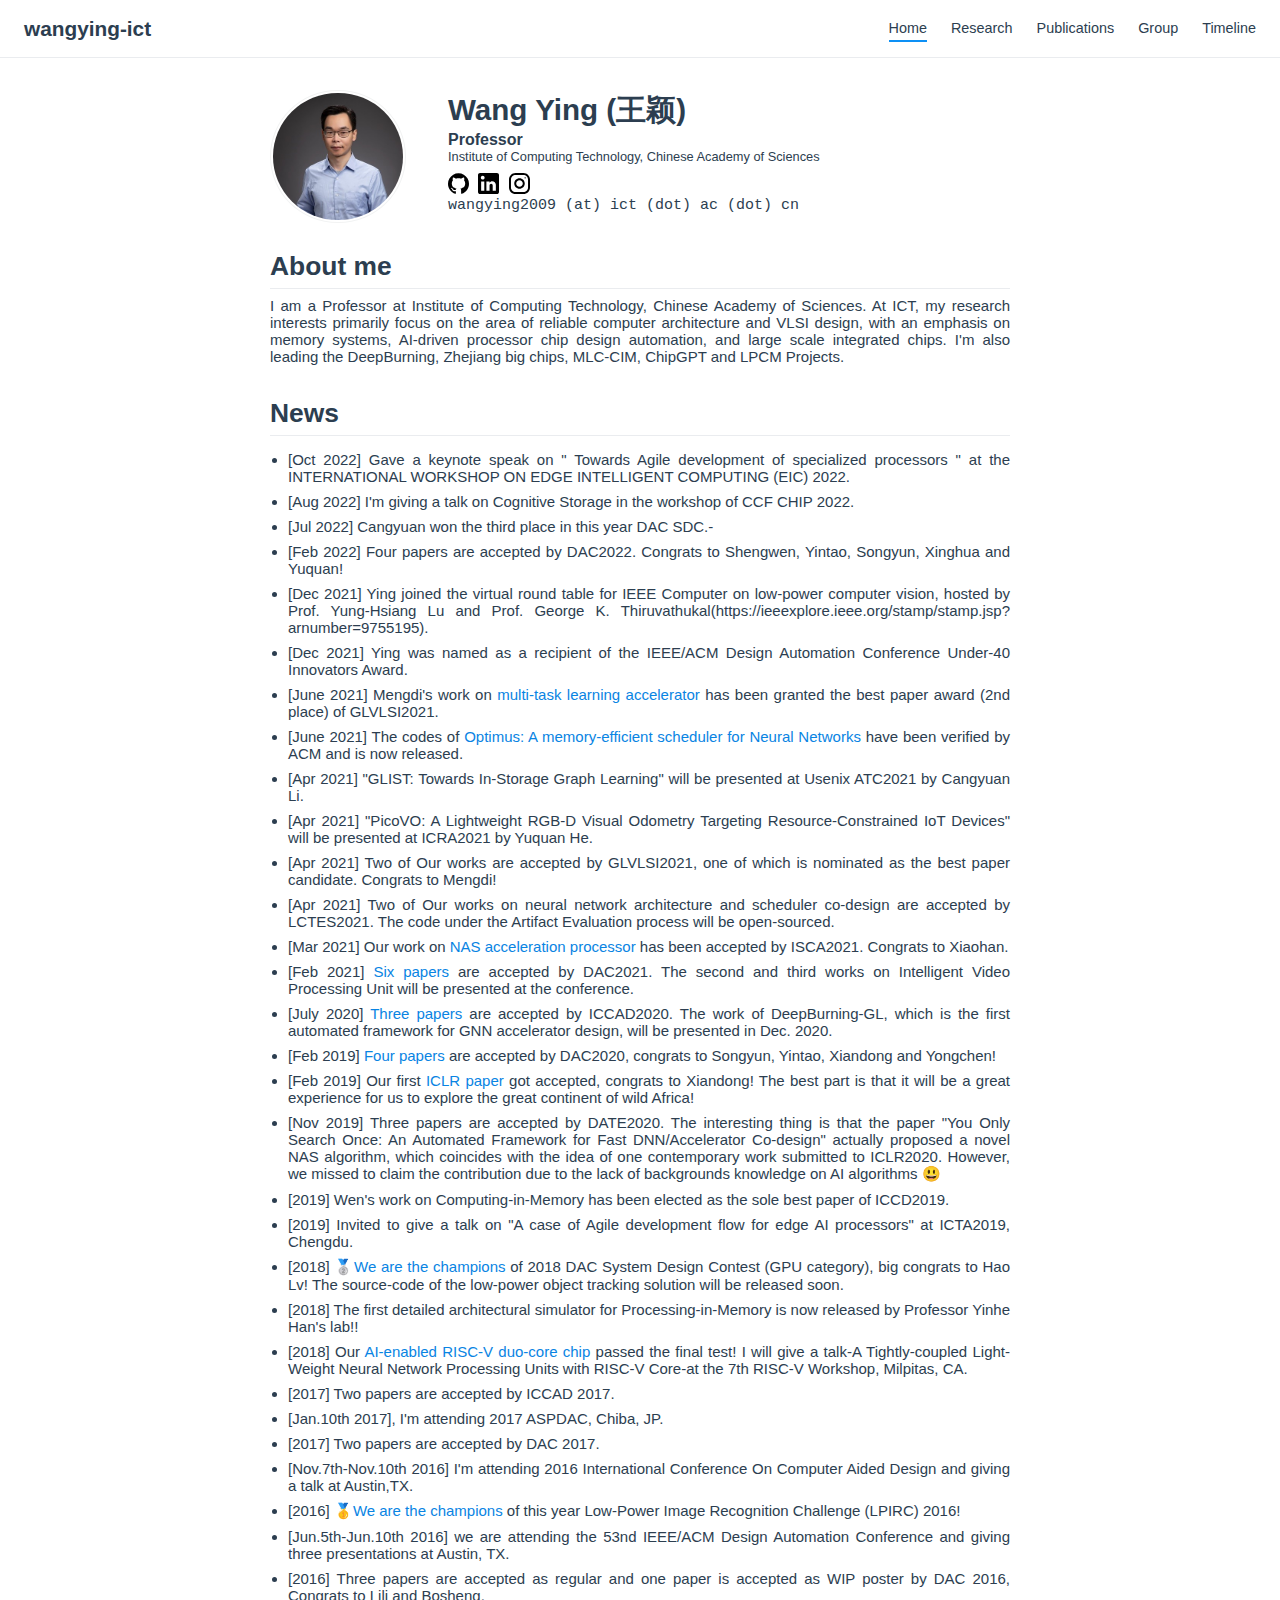
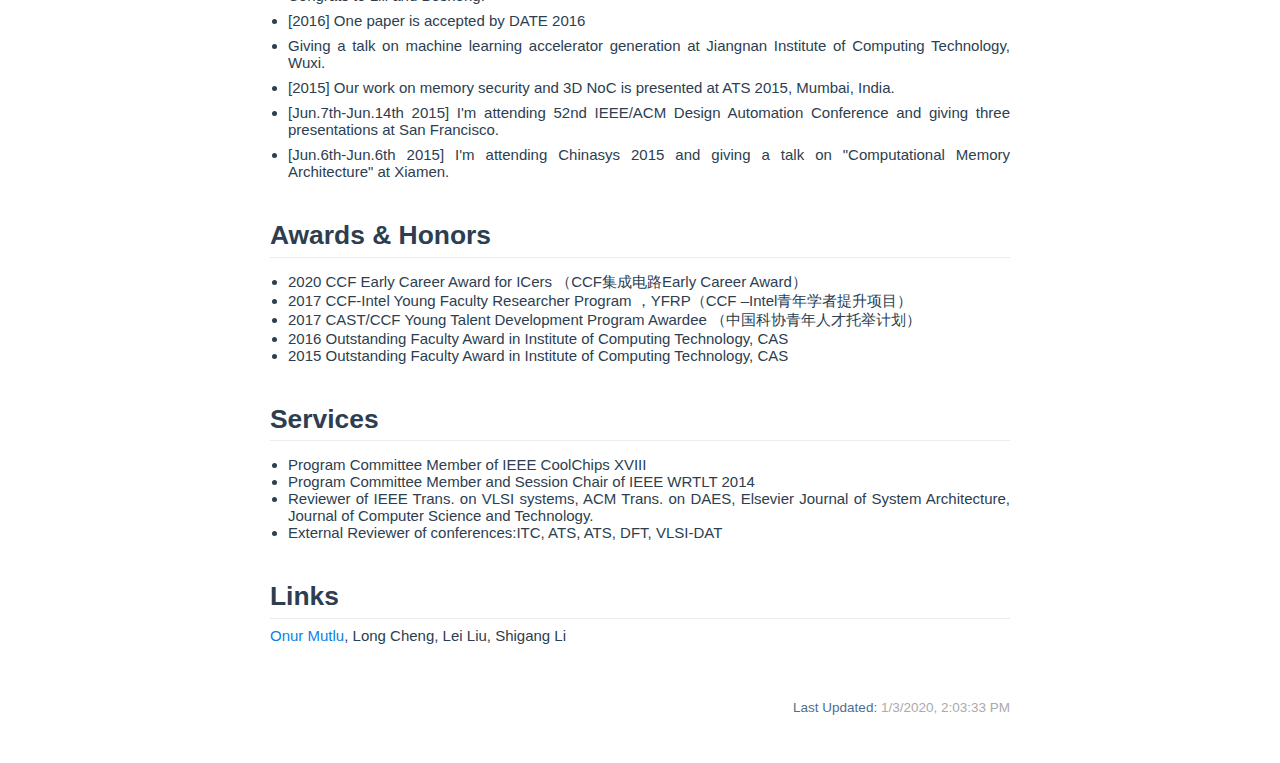
<file: index.html>
<!DOCTYPE html>
<html lang="en-US">
  <head>
    <meta charset="utf-8">
    <meta name="viewport" content="width=device-width,initial-scale=1">
    <title>wangying-ict</title>
    <meta name="description" content="The description of the site.">
    <link rel="icon" href="/logo.png">
    
    <link rel="preload" href="/assets/css/0.styles.38532643.css" as="style"><link rel="preload" href="/assets/js/app.631656a6.js" as="script"><link rel="preload" href="/assets/js/2.a333f883.js" as="script"><link rel="preload" href="/assets/js/7.63e8356a.js" as="script"><link rel="preload" href="/assets/js/4.611f6494.js" as="script"><link rel="prefetch" href="/assets/js/10.4d914d87.js"><link rel="prefetch" href="/assets/js/11.0dc9f500.js"><link rel="prefetch" href="/assets/js/12.ec4358e1.js"><link rel="prefetch" href="/assets/js/13.ebc99e9d.js"><link rel="prefetch" href="/assets/js/14.37e94a80.js"><link rel="prefetch" href="/assets/js/15.2d7e636c.js"><link rel="prefetch" href="/assets/js/3.d80e1b52.js"><link rel="prefetch" href="/assets/js/5.98a0f602.js"><link rel="prefetch" href="/assets/js/6.1f4af096.js"><link rel="prefetch" href="/assets/js/8.e71fd432.js"><link rel="prefetch" href="/assets/js/9.f1062c25.js">
    <link rel="stylesheet" href="/assets/css/0.styles.38532643.css">
  </head>
  <body>
    <div id="app" data-server-rendered="true"><div class="theme-container no-sidebar home-page"><header class="navbar"><div class="sidebar-button"><svg xmlns="http://www.w3.org/2000/svg" aria-hidden="true" role="img" viewBox="0 0 448 512" class="icon"><path fill="currentColor" d="M436 124H12c-6.627 0-12-5.373-12-12V80c0-6.627 5.373-12 12-12h424c6.627 0 12 5.373 12 12v32c0 6.627-5.373 12-12 12zm0 160H12c-6.627 0-12-5.373-12-12v-32c0-6.627 5.373-12 12-12h424c6.627 0 12 5.373 12 12v32c0 6.627-5.373 12-12 12zm0 160H12c-6.627 0-12-5.373-12-12v-32c0-6.627 5.373-12 12-12h424c6.627 0 12 5.373 12 12v32c0 6.627-5.373 12-12 12z"></path></svg></div> <a href="/" class="home-link router-link-exact-active router-link-active"><!----> <span class="site-name">wangying-ict</span></a> <div class="links"><!----> <nav class="nav-links can-hide"><div class="nav-item"><a href="/" class="nav-link router-link-exact-active router-link-active">Home</a></div><div class="nav-item"><a href="/research/" class="nav-link">Research</a></div><div class="nav-item"><a href="/publications/" class="nav-link">Publications</a></div><div class="nav-item"><a href="/group/" class="nav-link">Group</a></div><div class="nav-item"><a href="/timeline/" class="nav-link">Timeline</a></div> <!----></nav></div></header> <div class="sidebar-mask"></div> <aside class="sidebar"><nav class="nav-links"><div class="nav-item"><a href="/" class="nav-link router-link-exact-active router-link-active">Home</a></div><div class="nav-item"><a href="/research/" class="nav-link">Research</a></div><div class="nav-item"><a href="/publications/" class="nav-link">Publications</a></div><div class="nav-item"><a href="/group/" class="nav-link">Group</a></div><div class="nav-item"><a href="/timeline/" class="nav-link">Timeline</a></div> <!----></nav>  <!----> </aside> <main class="page"> <div class="theme-default-content content__default"><div class="profile"><div class="image"><img src="/avatar.jpg" alt></div> <div class="info"><div class="name">
      Wang Ying (王颖)
    </div> <div class="bio">
      Professor
    </div> <div class="lab">
      
    </div> <div class="affi">
      Institute of Computing Technology, Chinese Academy of Sciences
    </div> <div class="socials"><div><a href="https://github.com/mtobeiyf" target="_blank"><img src="/icons/github.svg" alt="Google Scholar" title="Google Scholar"></a></div><div><a href="https://www.linkedin.com" target="_blank"><img src="/icons/linkedin-mono.svg" alt="Dplb" title="Dplb"></a></div><div><a href="https://www.instagram.com" target="_blank"><img src="/icons/instagram-mono.svg" alt="ICT" title="ICT"></a></div></div> <div class="contact"><div title="Contact me" class="email">wangying2009 (at) ict (dot) ac (dot) cn</div></div> <!----></div></div> <h2 id="about-me">About me</h2> <p>I am a Professor at Institute of Computing Technology, Chinese Academy of Sciences. At ICT, my research interests primarily focus on the area of reliable computer architecture and VLSI design, with an emphasis on memory systems, AI-driven processor chip design automation, and large scale integrated chips. I'm also leading the DeepBurning, Zhejiang big chips, MLC-CIM, ChipGPT and LPCM Projects.</p> <h2 id="news">News</h2> <ul><li><p>[Oct 2022] Gave a keynote speak on &quot; Towards Agile development of specialized processors &quot; at the INTERNATIONAL WORKSHOP ON EDGE INTELLIGENT COMPUTING (EIC) 2022.</p></li> <li><p>[Aug 2022] I'm giving a talk on Cognitive Storage in the workshop of CCF CHIP 2022.</p></li> <li><p>[Jul 2022] Cangyuan won the third place in this year DAC SDC.-</p></li> <li><p>[Feb 2022] Four papers are accepted by DAC2022. Congrats to Shengwen, Yintao, Songyun, Xinghua and Yuquan!</p></li> <li><p>[Dec 2021] Ying joined the virtual round table for IEEE Computer on low-power computer vision, hosted by Prof. Yung-Hsiang Lu and Prof. George K. Thiruvathukal(https://ieeexplore.ieee.org/stamp/stamp.jsp?arnumber=9755195).</p></li> <li><p>[Dec 2021] Ying was named as a recipient of the IEEE/ACM Design Automation Conference Under-40 Innovators Award.</p></li> <li><p>[June 2021] Mengdi's work on <a href="/publications/conferences.html#2021">multi-task learning accelerator</a> has been granted the best paper award (2nd place) of GLVLSI2021.</p></li> <li><p>[June 2021] The codes of <a href="https://dl.acm.org/do/10.5281/zenodo.4740299/full/" target="_blank" rel="noopener noreferrer">Optimus: A memory-efficient scheduler for Neural Networks<svg xmlns="http://www.w3.org/2000/svg" aria-hidden="true" x="0px" y="0px" viewBox="0 0 100 100" width="15" height="15" class="icon outbound"><path fill="currentColor" d="M18.8,85.1h56l0,0c2.2,0,4-1.8,4-4v-32h-8v28h-48v-48h28v-8h-32l0,0c-2.2,0-4,1.8-4,4v56C14.8,83.3,16.6,85.1,18.8,85.1z"></path> <polygon fill="currentColor" points="45.7,48.7 51.3,54.3 77.2,28.5 77.2,37.2 85.2,37.2 85.2,14.9 62.8,14.9 62.8,22.9 71.5,22.9"></polygon></svg></a> have been verified by ACM and is now released.</p></li> <li><p>[Apr 2021] &quot;GLIST: Towards In-Storage Graph Learning&quot; will be presented at Usenix ATC2021 by Cangyuan Li.</p></li> <li><p>[Apr 2021] &quot;PicoVO: A Lightweight RGB-D Visual Odometry Targeting Resource-Constrained IoT Devices&quot; will be presented at ICRA2021 by Yuquan He.</p></li> <li><p>[Apr 2021] Two of Our works are accepted by GLVLSI2021, one of which is nominated as the best paper candidate. Congrats to Mengdi!</p></li> <li><p>[Apr 2021] Two of Our works on neural network architecture and scheduler co-design are accepted by LCTES2021. The code under the Artifact Evaluation process will be open-sourced.</p></li> <li><p>[Mar 2021] Our work on <a href="/publications/conferences.html#2021">NAS acceleration processor</a> has been accepted by ISCA2021. Congrats to Xiaohan.</p></li> <li><p>[Feb 2021] <a href="/publications/conferences.html#2021">Six papers</a> are accepted by DAC2021. The second and third works on Intelligent Video Processing Unit will be presented at the conference.</p></li> <li><p>[July 2020] <a href="/publications/conferences.html#2020">Three papers</a> are accepted by ICCAD2020. The work of DeepBurning-GL, which is the first automated framework for GNN accelerator design, will be presented in Dec. 2020.</p></li> <li><p>[Feb 2019] <a href="/publications/conference.html#2019">Four papers</a> are accepted by DAC2020, congrats to Songyun, Yintao, Xiandong and Yongchen!</p></li> <li><p>[Feb 2019] Our first <a href="/publications/conferences.html#2019">ICLR paper</a> got accepted, congrats to Xiandong! The best part is that it will be a great experience for us to explore the great continent of wild Africa!</p></li> <li><p>[Nov 2019] Three papers are accepted by DATE2020. The interesting thing is that the paper &quot;You Only Search Once: An Automated Framework for Fast DNN/Accelerator Co-design&quot; actually proposed a novel NAS algorithm, which coincides with the idea of one contemporary work submitted to ICLR2020. However, we missed to claim the contribution due to the lack of backgrounds knowledge on AI algorithms 😃</p></li> <li><p>[2019] Wen's work on Computing-in-Memory has been elected as the sole best paper of ICCD2019.</p></li> <li><p>[2019] Invited to give a talk on &quot;A case of Agile development flow for edge AI processors&quot; at ICTA2019, Chengdu.</p></li> <li><p>[2018] 🥈<a href="/timeline">We are the champions</a> of 2018 DAC System Design Contest (GPU category), big congrats to Hao Lv! The source-code of the low-power object tracking solution will be released soon.</p></li> <li><p>[2018] The first detailed architectural simulator for Processing-in-Memory is now released by Professor Yinhe Han's lab!!</p></li> <li><p>[2018] Our <a href="/timeline">AI-enabled RISC-V duo-core chip</a> passed the final test! I will give a talk-A Tightly-coupled Light-Weight Neural Network Processing Units with RISC-V Core-at the 7th RISC-V Workshop, Milpitas, CA.</p></li> <li><p>[2017] Two papers are accepted by ICCAD 2017.</p></li> <li><p>[Jan.10th 2017], I'm attending 2017 ASPDAC, Chiba, JP.</p></li> <li><p>[2017] Two papers are accepted by DAC 2017.</p></li> <li><p>[Nov.7th-Nov.10th 2016] I'm attending 2016 International Conference On Computer Aided Design and giving a talk at Austin,TX.</p></li> <li><p>[2016] 🥇<a href="/timeline">We are the champions</a> of this year Low-Power Image Recognition Challenge (LPIRC) 2016!</p></li> <li><p>[Jun.5th-Jun.10th 2016] we are attending the 53nd IEEE/ACM Design Automation Conference and giving three presentations at Austin, TX.</p></li> <li><p>[2016] Three papers are accepted as regular and one paper is accepted as WIP poster by DAC 2016, Congrats to Lili and Bosheng.</p></li> <li><p>[2016] One paper is accepted by DATE 2016</p></li> <li><p>Giving a talk on machine learning accelerator generation at Jiangnan Institute of Computing Technology, Wuxi.</p></li> <li><p>[2015] Our work on memory security and 3D NoC is presented at ATS 2015, Mumbai, India.</p></li> <li><p>[Jun.7th-Jun.14th 2015] I'm attending 52nd IEEE/ACM Design Automation Conference and giving three presentations at San Francisco.</p></li> <li><p>[Jun.6th-Jun.6th 2015] I'm attending Chinasys 2015 and giving a talk on &quot;Computational Memory Architecture&quot; at Xiamen.</p></li></ul> <h2 id="awards-honors">Awards &amp; Honors</h2> <ul><li>2020 CCF Early Career Award for ICers （CCF集成电路Early Career Award）</li> <li>2017 CCF-Intel Young Faculty Researcher Program ，YFRP（CCF –Intel青年学者提升项目）</li> <li>2017 CAST/CCF Young Talent Development Program Awardee （中国科协青年人才托举计划）</li> <li>2016 Outstanding Faculty Award in Institute of Computing Technology, CAS</li> <li>2015 Outstanding Faculty Award in Institute of Computing Technology, CAS</li></ul> <h2 id="services">Services</h2> <ul><li>Program Committee Member of IEEE CoolChips XVIII</li> <li>Program Committee Member and Session Chair of IEEE WRTLT 2014</li> <li>Reviewer of IEEE Trans. on VLSI systems, ACM Trans. on DAES, Elsevier Journal of System Architecture, Journal of Computer Science and Technology.</li> <li>External Reviewer of conferences:ITC, ATS, ATS, DFT, VLSI-DAT</li></ul> <h2 id="links">Links</h2> <p><a href="https://people.inf.ethz.ch/omutlu/" target="_blank" rel="noopener noreferrer">Onur Mutlu<svg xmlns="http://www.w3.org/2000/svg" aria-hidden="true" x="0px" y="0px" viewBox="0 0 100 100" width="15" height="15" class="icon outbound"><path fill="currentColor" d="M18.8,85.1h56l0,0c2.2,0,4-1.8,4-4v-32h-8v28h-48v-48h28v-8h-32l0,0c-2.2,0-4,1.8-4,4v56C14.8,83.3,16.6,85.1,18.8,85.1z"></path> <polygon fill="currentColor" points="45.7,48.7 51.3,54.3 77.2,28.5 77.2,37.2 85.2,37.2 85.2,14.9 62.8,14.9 62.8,22.9 71.5,22.9"></polygon></svg></a>, Long Cheng, Lei Liu, Shigang Li</p></div> <footer class="page-edit"><!----> <div class="last-updated"><span class="prefix">Last Updated:</span> <span class="time">1/3/2020, 2:03:33 PM</span></div></footer> <!----> </main></div><div class="global-ui"></div></div>
    <script src="/assets/js/app.631656a6.js" defer></script><script src="/assets/js/2.a333f883.js" defer></script><script src="/assets/js/7.63e8356a.js" defer></script><script src="/assets/js/4.611f6494.js" defer></script>
  </body>
</html>
</file>
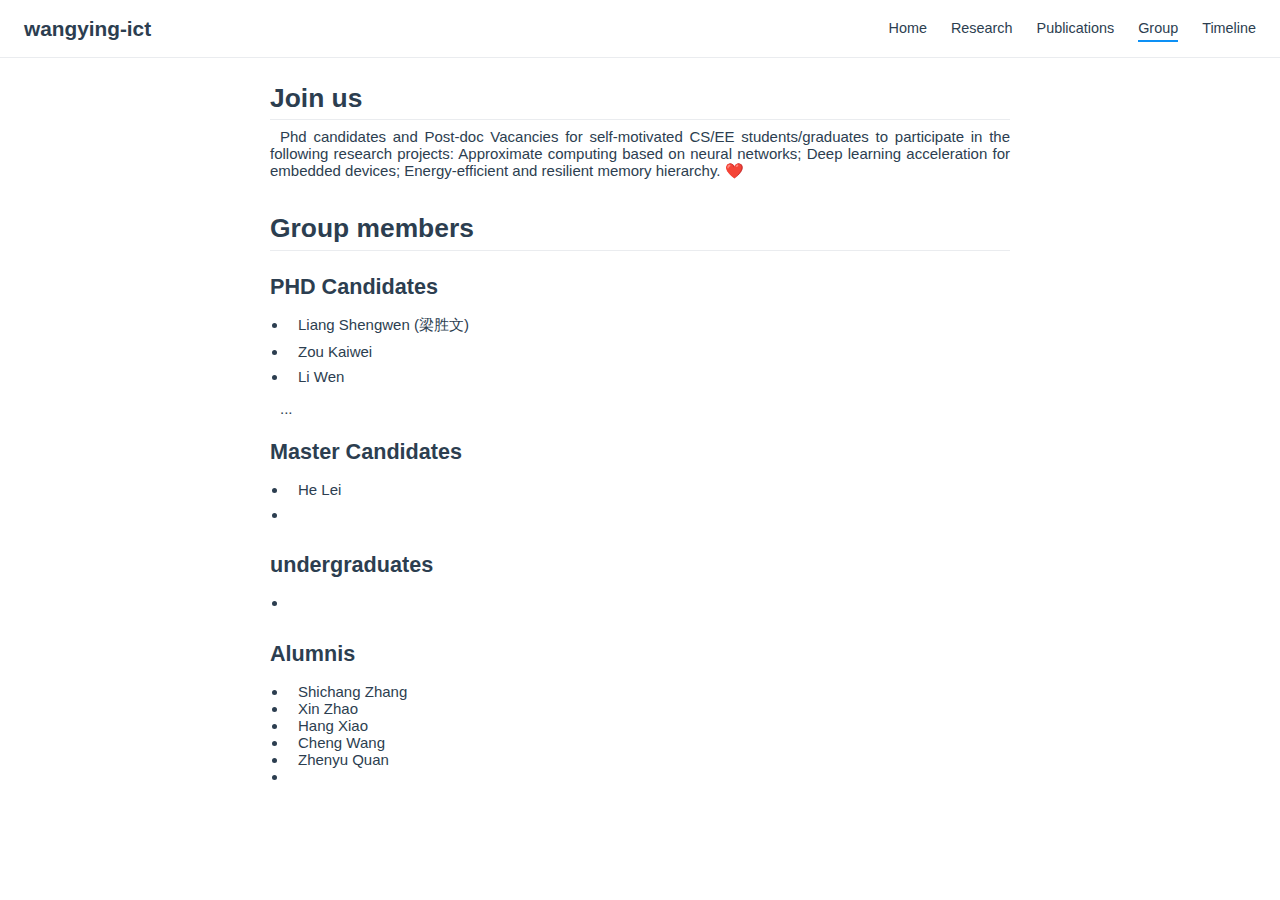
<file: group/index.html>
<!DOCTYPE html>
<html lang="en-US">
  <head>
    <meta charset="utf-8">
    <meta name="viewport" content="width=device-width,initial-scale=1">
    <title>Join us | wangying-ict</title>
    <meta name="description" content="The description of the site.">
    <link rel="icon" href="/logo.png">
    
    <link rel="preload" href="/assets/css/0.styles.38532643.css" as="style"><link rel="preload" href="/assets/js/app.631656a6.js" as="script"><link rel="preload" href="/assets/js/2.a333f883.js" as="script"><link rel="preload" href="/assets/js/8.e71fd432.js" as="script"><link rel="prefetch" href="/assets/js/10.4d914d87.js"><link rel="prefetch" href="/assets/js/11.0dc9f500.js"><link rel="prefetch" href="/assets/js/12.ec4358e1.js"><link rel="prefetch" href="/assets/js/13.ebc99e9d.js"><link rel="prefetch" href="/assets/js/14.37e94a80.js"><link rel="prefetch" href="/assets/js/15.2d7e636c.js"><link rel="prefetch" href="/assets/js/3.d80e1b52.js"><link rel="prefetch" href="/assets/js/4.611f6494.js"><link rel="prefetch" href="/assets/js/5.98a0f602.js"><link rel="prefetch" href="/assets/js/6.1f4af096.js"><link rel="prefetch" href="/assets/js/7.63e8356a.js"><link rel="prefetch" href="/assets/js/9.f1062c25.js">
    <link rel="stylesheet" href="/assets/css/0.styles.38532643.css">
  </head>
  <body>
    <div id="app" data-server-rendered="true"><div class="theme-container no-sidebar research-page"><header class="navbar"><div class="sidebar-button"><svg xmlns="http://www.w3.org/2000/svg" aria-hidden="true" role="img" viewBox="0 0 448 512" class="icon"><path fill="currentColor" d="M436 124H12c-6.627 0-12-5.373-12-12V80c0-6.627 5.373-12 12-12h424c6.627 0 12 5.373 12 12v32c0 6.627-5.373 12-12 12zm0 160H12c-6.627 0-12-5.373-12-12v-32c0-6.627 5.373-12 12-12h424c6.627 0 12 5.373 12 12v32c0 6.627-5.373 12-12 12zm0 160H12c-6.627 0-12-5.373-12-12v-32c0-6.627 5.373-12 12-12h424c6.627 0 12 5.373 12 12v32c0 6.627-5.373 12-12 12z"></path></svg></div> <a href="/" class="home-link router-link-active"><!----> <span class="site-name">wangying-ict</span></a> <div class="links"><!----> <nav class="nav-links can-hide"><div class="nav-item"><a href="/" class="nav-link">Home</a></div><div class="nav-item"><a href="/research/" class="nav-link">Research</a></div><div class="nav-item"><a href="/publications/" class="nav-link">Publications</a></div><div class="nav-item"><a href="/group/" class="nav-link router-link-exact-active router-link-active">Group</a></div><div class="nav-item"><a href="/timeline/" class="nav-link">Timeline</a></div> <!----></nav></div></header> <div class="sidebar-mask"></div> <aside class="sidebar"><nav class="nav-links"><div class="nav-item"><a href="/" class="nav-link">Home</a></div><div class="nav-item"><a href="/research/" class="nav-link">Research</a></div><div class="nav-item"><a href="/publications/" class="nav-link">Publications</a></div><div class="nav-item"><a href="/group/" class="nav-link router-link-exact-active router-link-active">Group</a></div><div class="nav-item"><a href="/timeline/" class="nav-link">Timeline</a></div> <!----></nav>  <!----> </aside> <main class="page"> <div class="theme-default-content content__default"><h2 id="join-us">Join us</h2> <p>Phd candidates and Post-doc Vacancies for self-motivated CS/EE students/graduates to participate in the following research projects: Approximate computing based on neural networks; Deep learning acceleration for embedded devices; Energy-efficient and resilient memory hierarchy. ❤️</p> <h2 id="group-members">Group members</h2> <h3 id="phd-candidates">PHD Candidates</h3> <ul><li><p>Liang Shengwen (梁胜文)</p></li> <li><p>Zou Kaiwei</p></li> <li><p>Li Wen</p></li></ul> <p>...</p> <h3 id="master-candidates">Master Candidates</h3> <ul><li><p>He Lei</p></li> <li></li></ul> <h3 id="undergraduates">undergraduates</h3> <ul><li></li></ul> <h3 id="alumnis">Alumnis</h3> <ul><li>Shichang Zhang</li> <li>Xin Zhao</li> <li>Hang Xiao</li> <li>Cheng Wang</li> <li>Zhenyu Quan</li> <li></li></ul></div> <footer class="page-edit"><!----> <!----></footer> <!----> </main></div><div class="global-ui"></div></div>
    <script src="/assets/js/app.631656a6.js" defer></script><script src="/assets/js/2.a333f883.js" defer></script><script src="/assets/js/8.e71fd432.js" defer></script>
  </body>
</html>
</file>
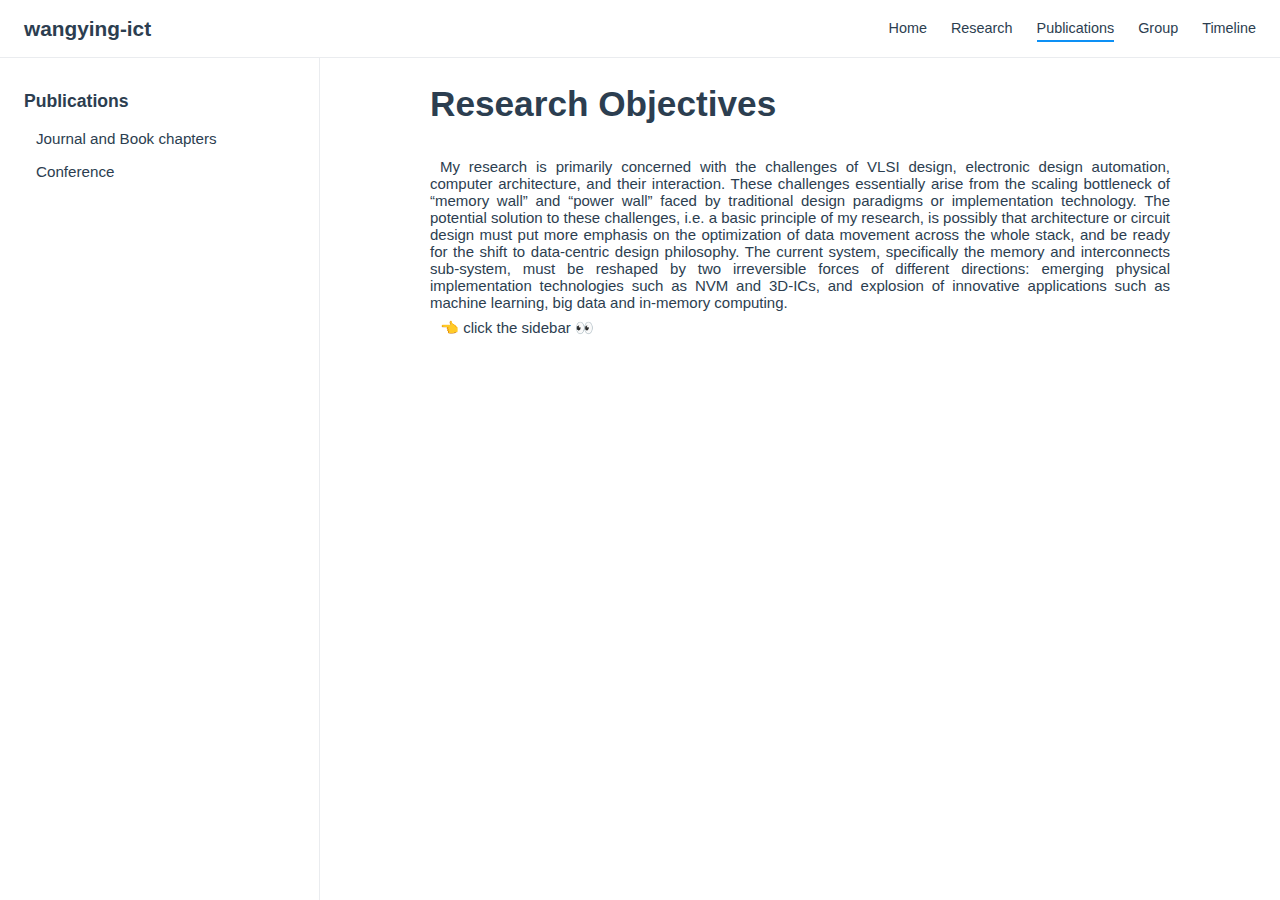
<file: publications/index.html>
<!DOCTYPE html>
<html lang="en-US">
  <head>
    <meta charset="utf-8">
    <meta name="viewport" content="width=device-width,initial-scale=1">
    <title>Research Objectives | wangying-ict</title>
    <meta name="description" content="The description of the site.">
    <link rel="icon" href="/logo.png">
    
    <link rel="preload" href="/assets/css/0.styles.38532643.css" as="style"><link rel="preload" href="/assets/js/app.631656a6.js" as="script"><link rel="preload" href="/assets/js/2.a333f883.js" as="script"><link rel="preload" href="/assets/js/9.f1062c25.js" as="script"><link rel="prefetch" href="/assets/js/10.4d914d87.js"><link rel="prefetch" href="/assets/js/11.0dc9f500.js"><link rel="prefetch" href="/assets/js/12.ec4358e1.js"><link rel="prefetch" href="/assets/js/13.ebc99e9d.js"><link rel="prefetch" href="/assets/js/14.37e94a80.js"><link rel="prefetch" href="/assets/js/15.2d7e636c.js"><link rel="prefetch" href="/assets/js/3.d80e1b52.js"><link rel="prefetch" href="/assets/js/4.611f6494.js"><link rel="prefetch" href="/assets/js/5.98a0f602.js"><link rel="prefetch" href="/assets/js/6.1f4af096.js"><link rel="prefetch" href="/assets/js/7.63e8356a.js"><link rel="prefetch" href="/assets/js/8.e71fd432.js">
    <link rel="stylesheet" href="/assets/css/0.styles.38532643.css">
  </head>
  <body>
    <div id="app" data-server-rendered="true"><div class="theme-container research-page"><header class="navbar"><div class="sidebar-button"><svg xmlns="http://www.w3.org/2000/svg" aria-hidden="true" role="img" viewBox="0 0 448 512" class="icon"><path fill="currentColor" d="M436 124H12c-6.627 0-12-5.373-12-12V80c0-6.627 5.373-12 12-12h424c6.627 0 12 5.373 12 12v32c0 6.627-5.373 12-12 12zm0 160H12c-6.627 0-12-5.373-12-12v-32c0-6.627 5.373-12 12-12h424c6.627 0 12 5.373 12 12v32c0 6.627-5.373 12-12 12zm0 160H12c-6.627 0-12-5.373-12-12v-32c0-6.627 5.373-12 12-12h424c6.627 0 12 5.373 12 12v32c0 6.627-5.373 12-12 12z"></path></svg></div> <a href="/" class="home-link router-link-active"><!----> <span class="site-name">wangying-ict</span></a> <div class="links"><!----> <nav class="nav-links can-hide"><div class="nav-item"><a href="/" class="nav-link">Home</a></div><div class="nav-item"><a href="/research/" class="nav-link">Research</a></div><div class="nav-item"><a href="/publications/" class="nav-link router-link-exact-active router-link-active">Publications</a></div><div class="nav-item"><a href="/group/" class="nav-link">Group</a></div><div class="nav-item"><a href="/timeline/" class="nav-link">Timeline</a></div> <!----></nav></div></header> <div class="sidebar-mask"></div> <aside class="sidebar"><nav class="nav-links"><div class="nav-item"><a href="/" class="nav-link">Home</a></div><div class="nav-item"><a href="/research/" class="nav-link">Research</a></div><div class="nav-item"><a href="/publications/" class="nav-link router-link-exact-active router-link-active">Publications</a></div><div class="nav-item"><a href="/group/" class="nav-link">Group</a></div><div class="nav-item"><a href="/timeline/" class="nav-link">Timeline</a></div> <!----></nav>  <ul class="sidebar-links"><li><section class="sidebar-group depth-0"><p class="sidebar-heading open"><span>Publications</span> <!----></p> <ul class="sidebar-links sidebar-group-items"><li><a href="/publications/journals.html" class="sidebar-link">Journal and Book chapters</a></li><li><a href="/publications/conferences.html" class="sidebar-link">Conference</a></li></ul></section></li></ul> </aside> <main class="page"> <div class="theme-default-content content__default"><h1 id="research-objectives">Research Objectives</h1> <p>My research is primarily concerned with the challenges of VLSI design, electronic design automation, computer architecture, and their interaction. These challenges essentially arise from the scaling bottleneck of “memory wall” and “power wall” faced by traditional design paradigms or implementation technology. The potential solution to these challenges, i.e. a basic principle of my research, is possibly that architecture or circuit design must put more emphasis on the optimization of data movement across the whole stack, and be ready for the shift to data-centric design philosophy. The current system, specifically the memory and interconnects sub-system, must be reshaped by two irreversible forces of different directions: emerging physical implementation technologies such as NVM and 3D-ICs, and explosion of innovative applications such as machine learning, big data and in-memory computing.</p> <p>👈 click the sidebar 👀</p></div> <footer class="page-edit"><!----> <!----></footer> <!----> </main></div><div class="global-ui"></div></div>
    <script src="/assets/js/app.631656a6.js" defer></script><script src="/assets/js/2.a333f883.js" defer></script><script src="/assets/js/9.f1062c25.js" defer></script>
  </body>
</html>
</file>
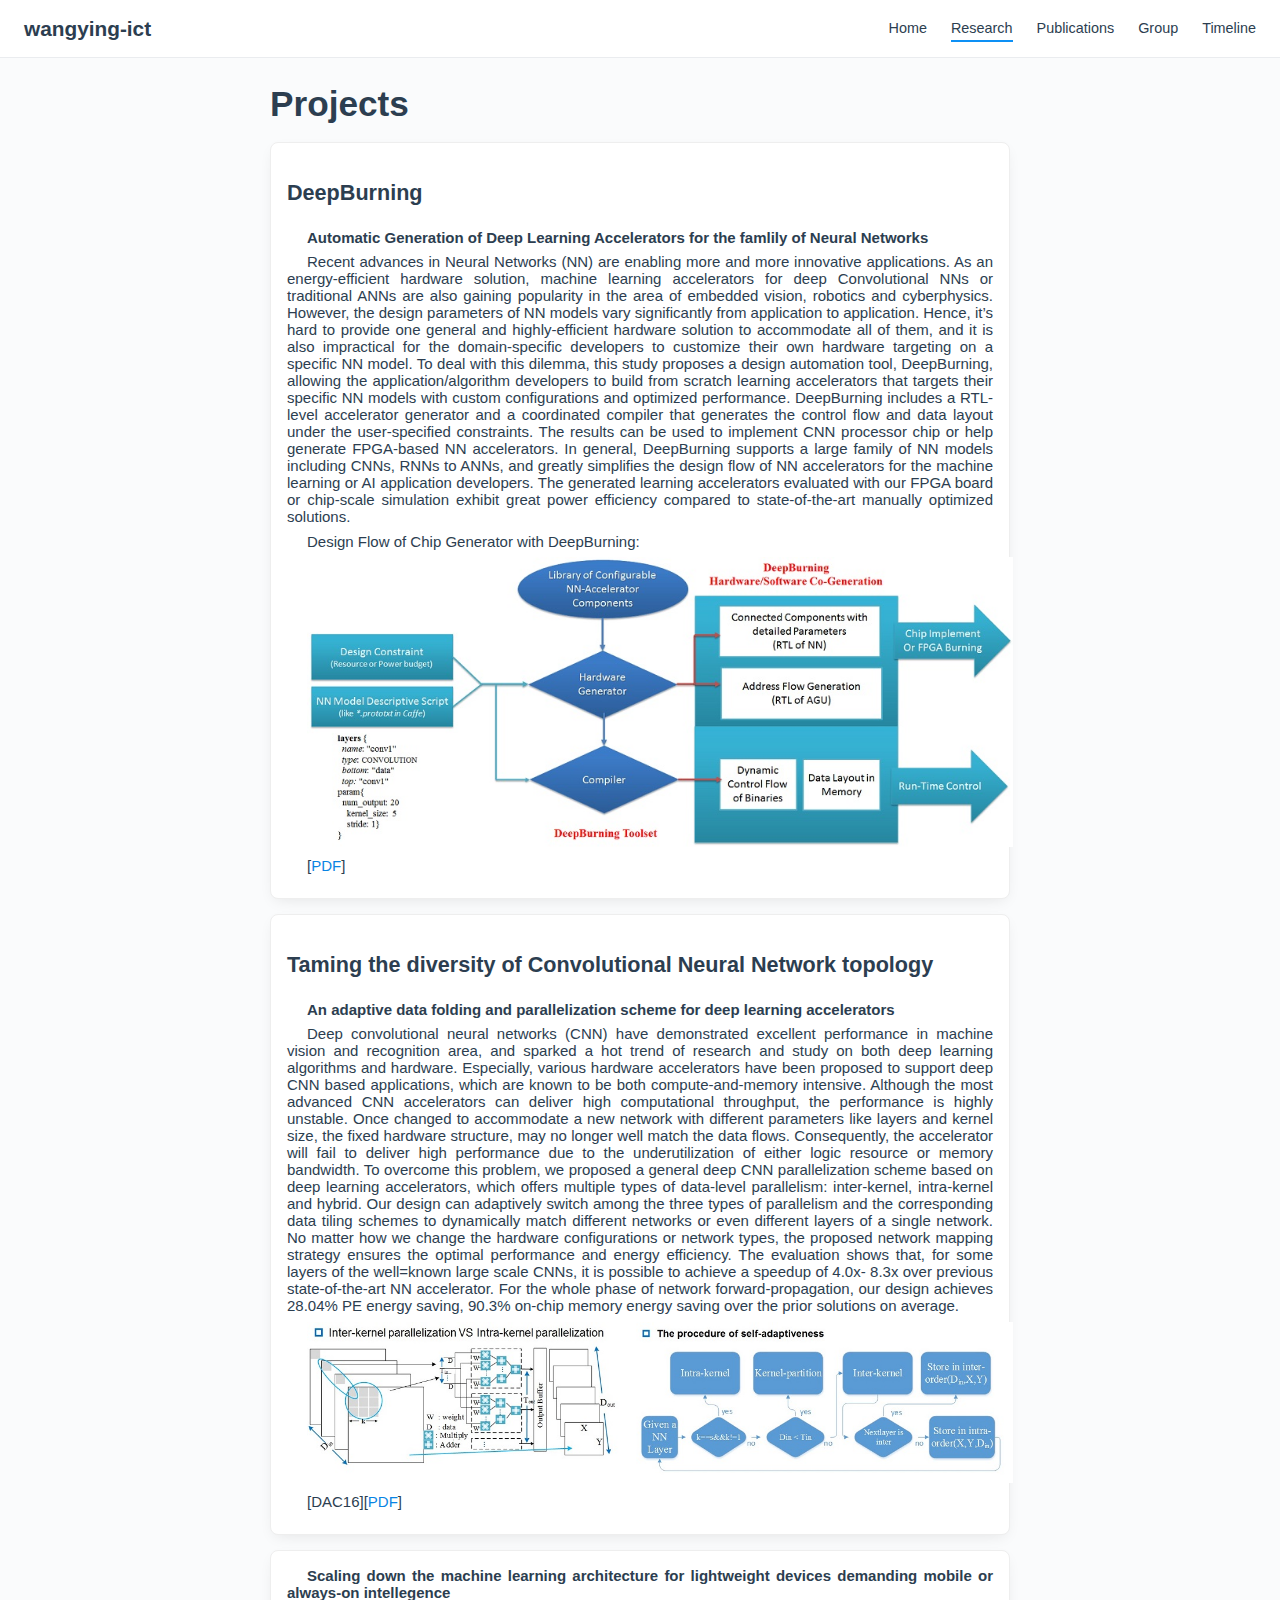
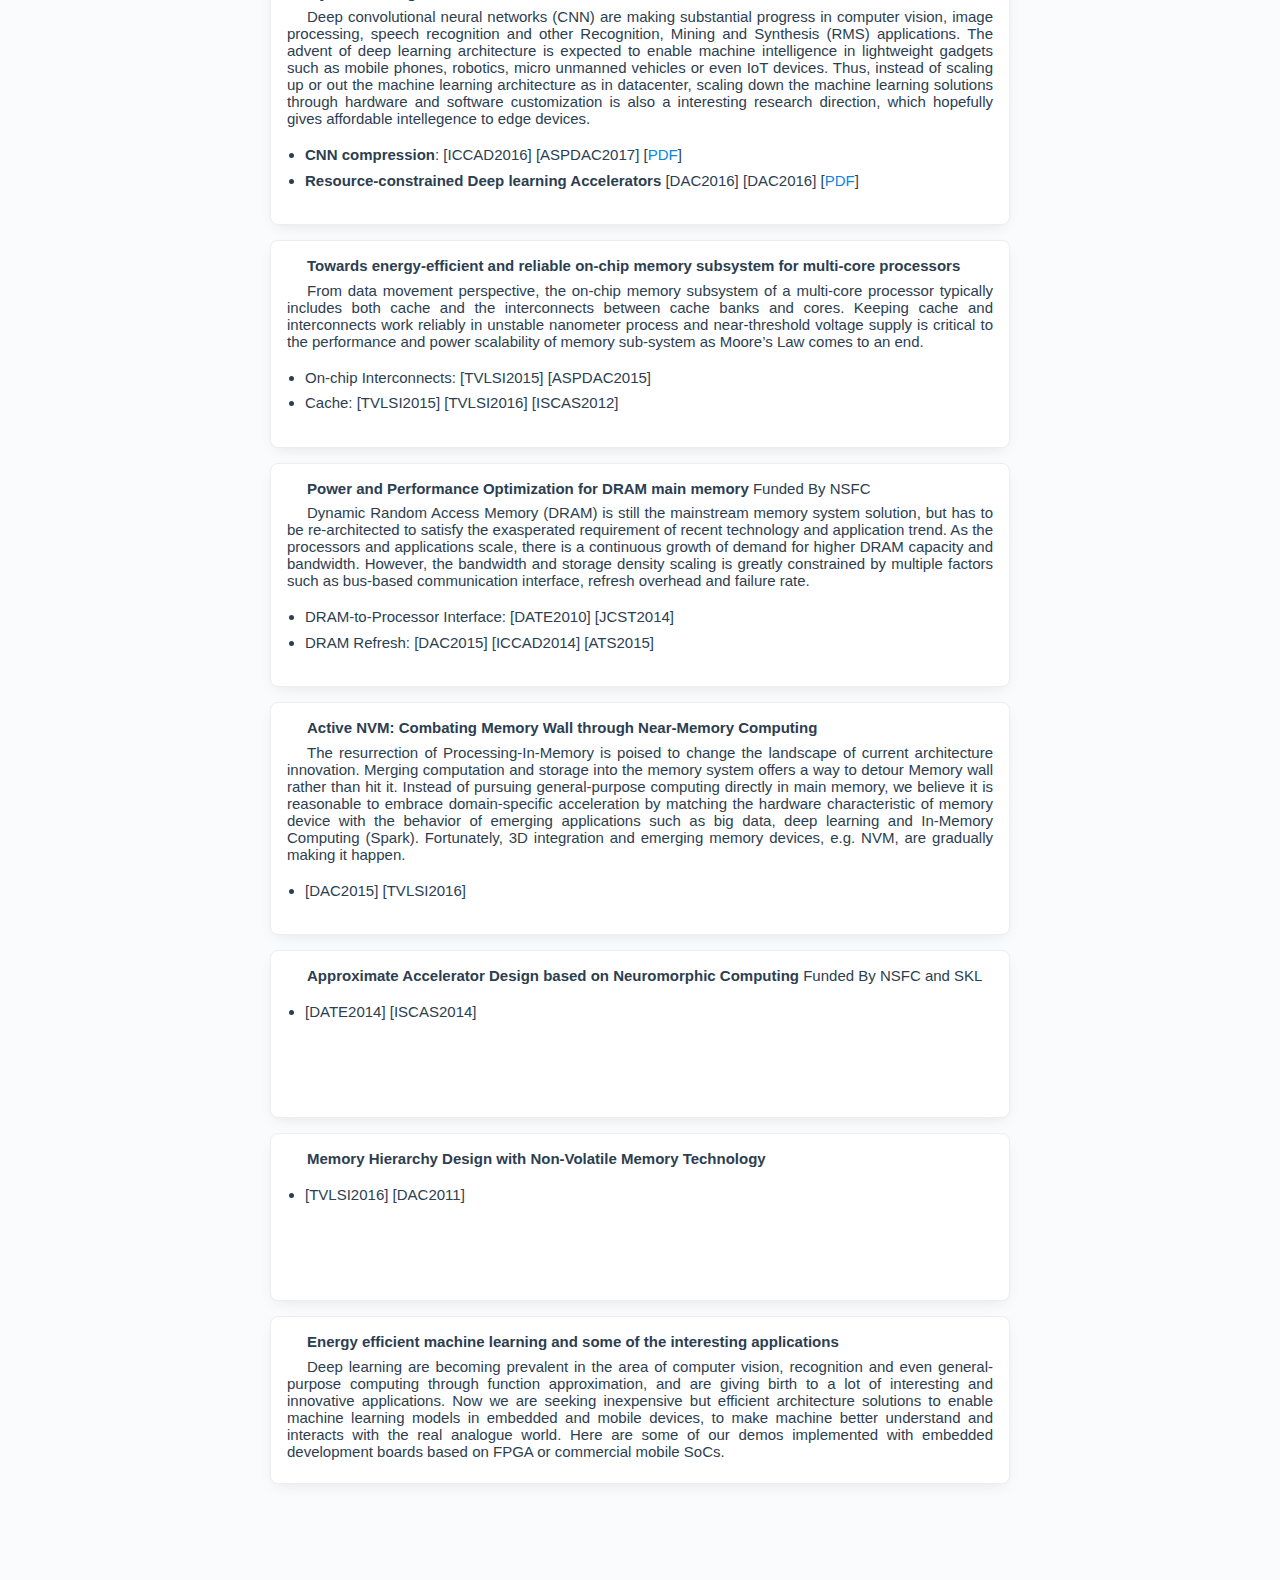
<file: research/index.html>
<!DOCTYPE html>
<html lang="en-US">
  <head>
    <meta charset="utf-8">
    <meta name="viewport" content="width=device-width,initial-scale=1">
    <title>wangying-ict</title>
    <meta name="description" content="The description of the site.">
    <link rel="icon" href="/logo.png">
    
    <link rel="preload" href="/assets/css/0.styles.38532643.css" as="style"><link rel="preload" href="/assets/js/app.631656a6.js" as="script"><link rel="preload" href="/assets/js/2.a333f883.js" as="script"><link rel="preload" href="/assets/js/12.ec4358e1.js" as="script"><link rel="preload" href="/assets/js/5.98a0f602.js" as="script"><link rel="prefetch" href="/assets/js/10.4d914d87.js"><link rel="prefetch" href="/assets/js/11.0dc9f500.js"><link rel="prefetch" href="/assets/js/13.ebc99e9d.js"><link rel="prefetch" href="/assets/js/14.37e94a80.js"><link rel="prefetch" href="/assets/js/15.2d7e636c.js"><link rel="prefetch" href="/assets/js/3.d80e1b52.js"><link rel="prefetch" href="/assets/js/4.611f6494.js"><link rel="prefetch" href="/assets/js/6.1f4af096.js"><link rel="prefetch" href="/assets/js/7.63e8356a.js"><link rel="prefetch" href="/assets/js/8.e71fd432.js"><link rel="prefetch" href="/assets/js/9.f1062c25.js">
    <link rel="stylesheet" href="/assets/css/0.styles.38532643.css">
  </head>
  <body>
    <div id="app" data-server-rendered="true"><div class="theme-container no-sidebar projects-page"><header class="navbar"><div class="sidebar-button"><svg xmlns="http://www.w3.org/2000/svg" aria-hidden="true" role="img" viewBox="0 0 448 512" class="icon"><path fill="currentColor" d="M436 124H12c-6.627 0-12-5.373-12-12V80c0-6.627 5.373-12 12-12h424c6.627 0 12 5.373 12 12v32c0 6.627-5.373 12-12 12zm0 160H12c-6.627 0-12-5.373-12-12v-32c0-6.627 5.373-12 12-12h424c6.627 0 12 5.373 12 12v32c0 6.627-5.373 12-12 12zm0 160H12c-6.627 0-12-5.373-12-12v-32c0-6.627 5.373-12 12-12h424c6.627 0 12 5.373 12 12v32c0 6.627-5.373 12-12 12z"></path></svg></div> <a href="/" class="home-link router-link-active"><!----> <span class="site-name">wangying-ict</span></a> <div class="links"><!----> <nav class="nav-links can-hide"><div class="nav-item"><a href="/" class="nav-link">Home</a></div><div class="nav-item"><a href="/research/" class="nav-link router-link-exact-active router-link-active">Research</a></div><div class="nav-item"><a href="/publications/" class="nav-link">Publications</a></div><div class="nav-item"><a href="/group/" class="nav-link">Group</a></div><div class="nav-item"><a href="/timeline/" class="nav-link">Timeline</a></div> <!----></nav></div></header> <div class="sidebar-mask"></div> <aside class="sidebar"><nav class="nav-links"><div class="nav-item"><a href="/" class="nav-link">Home</a></div><div class="nav-item"><a href="/research/" class="nav-link router-link-exact-active router-link-active">Research</a></div><div class="nav-item"><a href="/publications/" class="nav-link">Publications</a></div><div class="nav-item"><a href="/group/" class="nav-link">Group</a></div><div class="nav-item"><a href="/timeline/" class="nav-link">Timeline</a></div> <!----></nav>  <!----> </aside> <main class="page"> <div class="theme-default-content content__default"><h1 id="projects">Projects</h1> <div class="md-card show-border"><!----> <div class="card-content"><h3 id="deepburning">DeepBurning</h3> <p><strong>Automatic Generation of Deep Learning Accelerators for the famlily of Neural Networks</strong></p> <p>Recent advances in Neural Networks (NN) are enabling more and more innovative applications. As an energy-efficient hardware solution, machine learning accelerators for deep Convolutional NNs or traditional ANNs are also gaining popularity in the area of embedded vision, robotics and cyberphysics. However, the design parameters of NN models vary significantly from application to application. Hence, it’s hard to provide one general and highly-efficient hardware solution to accommodate all of them, and it is also impractical for the domain-specific developers to customize their own hardware targeting on a specific NN model. To deal with this dilemma, this study proposes a design automation tool, DeepBurning, allowing the application/algorithm developers to build from scratch learning accelerators that targets their specific NN models with custom configurations and optimized performance. DeepBurning includes a RTL-level accelerator generator and a coordinated compiler that generates the control flow and data layout under the user-specified constraints. The results can be used to implement CNN processor chip or help generate FPGA-based NN accelerators. In general, DeepBurning supports a large family of NN models including CNNs, RNNs to ANNs, and greatly simplifies the design flow of NN accelerators for the machine learning or AI application developers. The generated learning accelerators evaluated with our FPGA board or chip-scale simulation exhibit great power efficiency compared to state-of-the-art manually optimized solutions.</p> <p>Design Flow of Chip Generator with DeepBurning:</p> <p><img src="/projects/deepburning.jpg" alt="DeepBuring"></p> <p>[<a href="https://ieeexplore.ieee.org/document/7544251" target="_blank" rel="noopener noreferrer">PDF<svg xmlns="http://www.w3.org/2000/svg" aria-hidden="true" x="0px" y="0px" viewBox="0 0 100 100" width="15" height="15" class="icon outbound"><path fill="currentColor" d="M18.8,85.1h56l0,0c2.2,0,4-1.8,4-4v-32h-8v28h-48v-48h28v-8h-32l0,0c-2.2,0-4,1.8-4,4v56C14.8,83.3,16.6,85.1,18.8,85.1z"></path> <polygon fill="currentColor" points="45.7,48.7 51.3,54.3 77.2,28.5 77.2,37.2 85.2,37.2 85.2,14.9 62.8,14.9 62.8,22.9 71.5,22.9"></polygon></svg></a>]</p></div></div> <div class="md-card show-border"><!----> <div class="card-content"><h3 id="taming-the-diversity-of-convolutional-neural-network-topology">Taming the diversity of Convolutional Neural Network topology</h3> <p><strong>An adaptive data folding and parallelization scheme for deep learning accelerators</strong></p> <p>Deep convolutional neural networks (CNN) have demonstrated excellent performance in machine vision and recognition area, and sparked a hot trend of research and study on both deep learning algorithms and hardware. Especially, various hardware accelerators have been proposed to support deep CNN based applications, which are known to be both compute-and-memory intensive. Although the most advanced CNN accelerators can deliver high computational throughput, the performance is highly unstable. Once changed to accommodate a new network with different parameters like layers and kernel size, the fixed hardware structure, may no longer well match the data flows. Consequently, the accelerator will fail to deliver high performance due to the underutilization of either logic resource or memory bandwidth. To overcome this problem, we proposed a general deep CNN parallelization scheme based on deep learning accelerators, which offers multiple types of data-level parallelism: inter-kernel, intra-kernel and hybrid. Our design can adaptively switch among the three types of parallelism and the corresponding data tiling schemes to dynamically match different networks or even different layers of a single network. No matter how we change the hardware configurations or network types, the proposed network mapping strategy ensures the optimal performance and energy efficiency. The evaluation shows that, for some layers of the well=known large scale CNNs, it is possible to achieve a speedup of 4.0x- 8.3x over previous state-of-the-art NN accelerator. For the whole phase of network forward-propagation, our design achieves 28.04% PE energy saving, 90.3% on-chip memory energy saving over the prior solutions on average.</p> <p><img src="/projects/c-brain.jpg" alt="DeepBuring"></p> <p>[DAC16][<a href="https://ieeexplore.ieee.org/document/7544365" target="_blank" rel="noopener noreferrer">PDF<svg xmlns="http://www.w3.org/2000/svg" aria-hidden="true" x="0px" y="0px" viewBox="0 0 100 100" width="15" height="15" class="icon outbound"><path fill="currentColor" d="M18.8,85.1h56l0,0c2.2,0,4-1.8,4-4v-32h-8v28h-48v-48h28v-8h-32l0,0c-2.2,0-4,1.8-4,4v56C14.8,83.3,16.6,85.1,18.8,85.1z"></path> <polygon fill="currentColor" points="45.7,48.7 51.3,54.3 77.2,28.5 77.2,37.2 85.2,37.2 85.2,14.9 62.8,14.9 62.8,22.9 71.5,22.9"></polygon></svg></a>]</p></div></div> <div class="md-card show-border"><!----> <div class="card-content"><p><strong>Scaling down the machine learning architecture for lightweight devices demanding mobile or always-on intellegence</strong></p> <p>Deep convolutional neural networks (CNN) are making substantial progress in computer vision, image processing, speech recognition and other Recognition, Mining and Synthesis (RMS) applications. The advent of deep learning architecture is expected to enable machine intelligence in lightweight gadgets such as mobile phones, robotics, micro unmanned vehicles or even IoT devices. Thus, instead of scaling up or out the machine learning architecture as in datacenter, scaling down the machine learning solutions through hardware and software customization is also a interesting research direction, which hopefully gives affordable intellegence to edge devices.</p> <ul><li><strong>CNN compression</strong>: [ICCAD2016] [ASPDAC2017]  [<a href="https://ieeexplore.ieee.org/document" target="_blank" rel="noopener noreferrer">PDF<svg xmlns="http://www.w3.org/2000/svg" aria-hidden="true" x="0px" y="0px" viewBox="0 0 100 100" width="15" height="15" class="icon outbound"><path fill="currentColor" d="M18.8,85.1h56l0,0c2.2,0,4-1.8,4-4v-32h-8v28h-48v-48h28v-8h-32l0,0c-2.2,0-4,1.8-4,4v56C14.8,83.3,16.6,85.1,18.8,85.1z"></path> <polygon fill="currentColor" points="45.7,48.7 51.3,54.3 77.2,28.5 77.2,37.2 85.2,37.2 85.2,14.9 62.8,14.9 62.8,22.9 71.5,22.9"></polygon></svg></a>]</li> <li><strong>Resource-constrained Deep learning Accelerators</strong> [DAC2016] [DAC2016] [<a href="https:/ieeexplore.ieee.org/document" target="_blank" rel="noopener noreferrer">PDF<svg xmlns="http://www.w3.org/2000/svg" aria-hidden="true" x="0px" y="0px" viewBox="0 0 100 100" width="15" height="15" class="icon outbound"><path fill="currentColor" d="M18.8,85.1h56l0,0c2.2,0,4-1.8,4-4v-32h-8v28h-48v-48h28v-8h-32l0,0c-2.2,0-4,1.8-4,4v56C14.8,83.3,16.6,85.1,18.8,85.1z"></path> <polygon fill="currentColor" points="45.7,48.7 51.3,54.3 77.2,28.5 77.2,37.2 85.2,37.2 85.2,14.9 62.8,14.9 62.8,22.9 71.5,22.9"></polygon></svg></a>]</li></ul></div></div> <div class="md-card show-border"><!----> <div class="card-content"><p><strong>Towards energy-efficient and reliable on-chip memory subsystem for multi-core processors</strong></p> <p>From data movement perspective, the on-chip memory subsystem of a multi-core processor typically includes both cache and the interconnects between cache banks and cores. Keeping cache and interconnects work reliably in unstable nanometer process and near-threshold voltage supply is critical to the performance and power scalability of memory sub-system as Moore’s Law comes to an end.</p> <ul><li>On-chip Interconnects: [TVLSI2015] [ASPDAC2015]</li> <li>Cache: [TVLSI2015] [TVLSI2016] [ISCAS2012]</li></ul></div></div> <div class="md-card show-border"><!----> <div class="card-content"><p><strong>Power and Performance Optimization for DRAM main memory</strong> Funded By NSFC</p> <p>Dynamic Random Access Memory (DRAM) is still the mainstream memory system solution, but has to be re-architected to satisfy the exasperated requirement of recent technology and application trend. As the processors and applications scale, there is a continuous growth of demand for higher DRAM capacity and bandwidth. However, the bandwidth and storage density scaling is greatly constrained by multiple factors such as bus-based communication interface, refresh overhead and failure rate.</p> <ul><li>DRAM-to-Processor Interface: [DATE2010] [JCST2014]</li> <li>DRAM Refresh: [DAC2015] [ICCAD2014] [ATS2015]</li></ul></div></div> <div class="md-card show-border"><!----> <div class="card-content"><p><strong>Active NVM: Combating Memory Wall through Near-Memory Computing</strong></p> <p>The resurrection of Processing-In-Memory is poised to change the landscape of current architecture innovation. Merging computation and storage into the memory system offers a way to detour Memory wall rather than hit it. Instead of pursuing general-purpose computing directly in main memory, we believe it is reasonable to embrace domain-specific acceleration by matching the hardware characteristic of memory device with the behavior of emerging applications such as big data, deep learning and In-Memory Computing (Spark). Fortunately, 3D integration and emerging memory devices, e.g. NVM, are gradually making it happen.</p> <ul><li>[DAC2015] [TVLSI2016]</li></ul></div></div> <div class="md-card show-border"><!----> <div class="card-content"><p><strong>Approximate Accelerator Design based on Neuromorphic Computing</strong> Funded By NSFC and SKL</p> <ul><li>[DATE2014] [ISCAS2014]</li></ul></div></div> <div class="md-card show-border"><!----> <div class="card-content"><p><strong>Memory Hierarchy Design with Non-Volatile Memory Technology</strong></p> <ul><li>[TVLSI2016] [DAC2011]</li></ul></div></div> <div class="md-card show-border"><!----> <div class="card-content"><p><strong>Energy efficient machine learning and some of the interesting applications</strong></p> <p>Deep learning are becoming prevalent in the area of computer vision, recognition and even general-purpose computing through function approximation, and are giving birth to a lot of interesting and innovative applications. Now we are seeking inexpensive but efficient architecture solutions to enable machine learning models in embedded and mobile devices, to make machine better understand and interacts with the real analogue world.
Here are some of our demos implemented with embedded development boards based on FPGA or commercial mobile SoCs.</p></div></div></div> <footer class="page-edit"><!----> <!----></footer> <!----> </main></div><div class="global-ui"></div></div>
    <script src="/assets/js/app.631656a6.js" defer></script><script src="/assets/js/2.a333f883.js" defer></script><script src="/assets/js/12.ec4358e1.js" defer></script><script src="/assets/js/5.98a0f602.js" defer></script>
  </body>
</html>
</file>
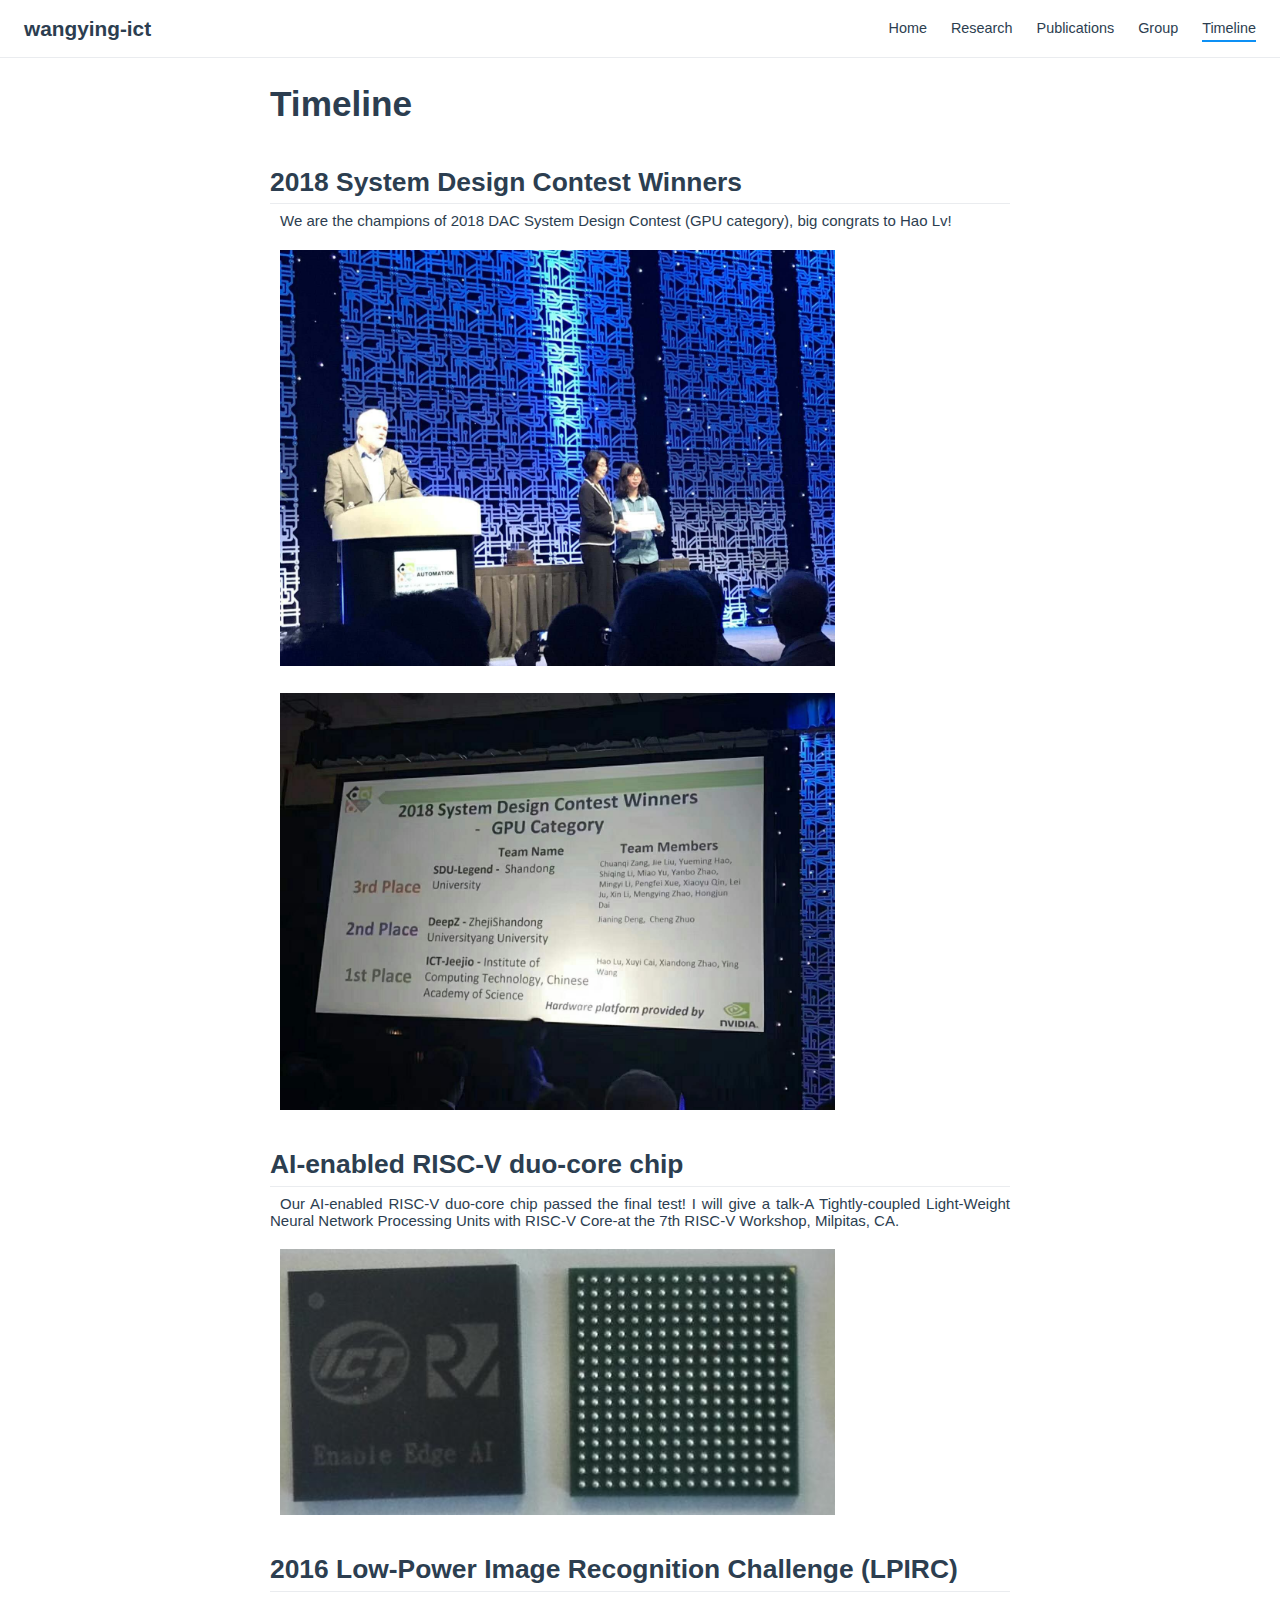
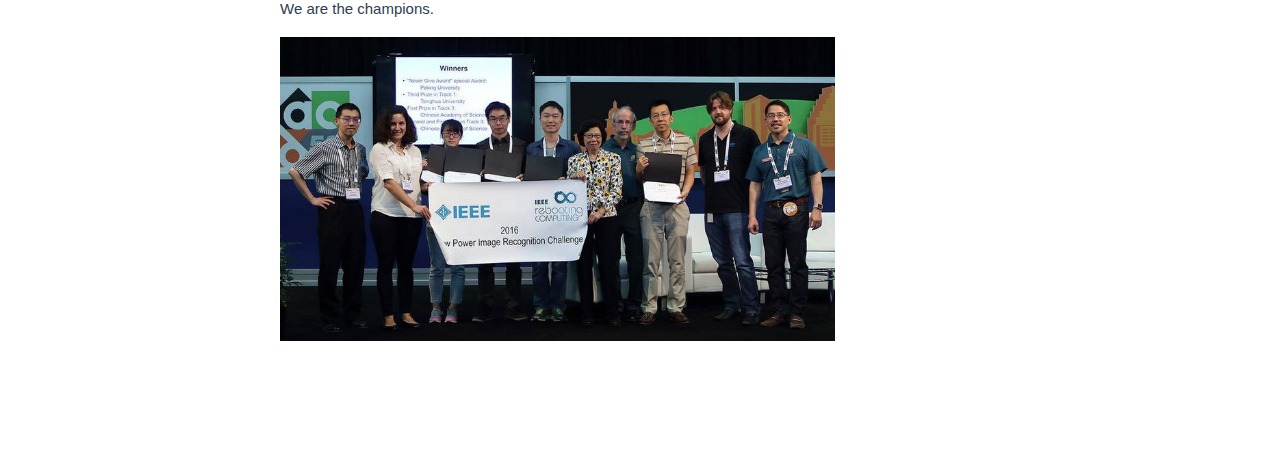
<file: timeline/index.html>
<!DOCTYPE html>
<html lang="en-US">
  <head>
    <meta charset="utf-8">
    <meta name="viewport" content="width=device-width,initial-scale=1">
    <title>Timeline | wangying-ict</title>
    <meta name="description" content="The description of the site.">
    <link rel="icon" href="/logo.png">
    
    <link rel="preload" href="/assets/css/0.styles.38532643.css" as="style"><link rel="preload" href="/assets/js/app.631656a6.js" as="script"><link rel="preload" href="/assets/js/2.a333f883.js" as="script"><link rel="preload" href="/assets/js/13.ebc99e9d.js" as="script"><link rel="prefetch" href="/assets/js/10.4d914d87.js"><link rel="prefetch" href="/assets/js/11.0dc9f500.js"><link rel="prefetch" href="/assets/js/12.ec4358e1.js"><link rel="prefetch" href="/assets/js/14.37e94a80.js"><link rel="prefetch" href="/assets/js/15.2d7e636c.js"><link rel="prefetch" href="/assets/js/3.d80e1b52.js"><link rel="prefetch" href="/assets/js/4.611f6494.js"><link rel="prefetch" href="/assets/js/5.98a0f602.js"><link rel="prefetch" href="/assets/js/6.1f4af096.js"><link rel="prefetch" href="/assets/js/7.63e8356a.js"><link rel="prefetch" href="/assets/js/8.e71fd432.js"><link rel="prefetch" href="/assets/js/9.f1062c25.js">
    <link rel="stylesheet" href="/assets/css/0.styles.38532643.css">
  </head>
  <body>
    <div id="app" data-server-rendered="true"><div class="theme-container no-sidebar research-page"><header class="navbar"><div class="sidebar-button"><svg xmlns="http://www.w3.org/2000/svg" aria-hidden="true" role="img" viewBox="0 0 448 512" class="icon"><path fill="currentColor" d="M436 124H12c-6.627 0-12-5.373-12-12V80c0-6.627 5.373-12 12-12h424c6.627 0 12 5.373 12 12v32c0 6.627-5.373 12-12 12zm0 160H12c-6.627 0-12-5.373-12-12v-32c0-6.627 5.373-12 12-12h424c6.627 0 12 5.373 12 12v32c0 6.627-5.373 12-12 12zm0 160H12c-6.627 0-12-5.373-12-12v-32c0-6.627 5.373-12 12-12h424c6.627 0 12 5.373 12 12v32c0 6.627-5.373 12-12 12z"></path></svg></div> <a href="/" class="home-link router-link-active"><!----> <span class="site-name">wangying-ict</span></a> <div class="links"><!----> <nav class="nav-links can-hide"><div class="nav-item"><a href="/" class="nav-link">Home</a></div><div class="nav-item"><a href="/research/" class="nav-link">Research</a></div><div class="nav-item"><a href="/publications/" class="nav-link">Publications</a></div><div class="nav-item"><a href="/group/" class="nav-link">Group</a></div><div class="nav-item"><a href="/timeline/" class="nav-link router-link-exact-active router-link-active">Timeline</a></div> <!----></nav></div></header> <div class="sidebar-mask"></div> <aside class="sidebar"><nav class="nav-links"><div class="nav-item"><a href="/" class="nav-link">Home</a></div><div class="nav-item"><a href="/research/" class="nav-link">Research</a></div><div class="nav-item"><a href="/publications/" class="nav-link">Publications</a></div><div class="nav-item"><a href="/group/" class="nav-link">Group</a></div><div class="nav-item"><a href="/timeline/" class="nav-link router-link-exact-active router-link-active">Timeline</a></div> <!----></nav>  <!----> </aside> <main class="page"> <div class="theme-default-content content__default"><h1 id="timeline">Timeline</h1> <h2 id="_2018-system-design-contest-winners">2018 System Design Contest Winners</h2> <p>We are the champions of 2018 DAC System Design Contest (GPU category), big congrats to Hao Lv!</p> <p><img src="/photos/hdcwin.jpg" alt="Hao Lv"></p> <p><img src="/photos/hdcwin2.jpg" alt="winners"></p> <h2 id="ai-enabled-risc-v-duo-core-chip">AI-enabled RISC-V duo-core chip</h2> <p>Our AI-enabled RISC-V duo-core chip passed the final test! I will give a talk-A Tightly-coupled Light-Weight Neural Network Processing Units with RISC-V Core-at the 7th RISC-V Workshop, Milpitas, CA.</p> <p><img src="/photos/chip.png" alt="chip"></p> <h2 id="_2016-low-power-image-recognition-challenge-lpirc">2016 Low-Power Image Recognition Challenge (LPIRC)</h2> <p>We are the champions.</p> <p><img src="/photos/lpirc.jpg" alt="champion"></p></div> <footer class="page-edit"><!----> <!----></footer> <!----> </main></div><div class="global-ui"></div></div>
    <script src="/assets/js/app.631656a6.js" defer></script><script src="/assets/js/2.a333f883.js" defer></script><script src="/assets/js/13.ebc99e9d.js" defer></script>
  </body>
</html>
</file>
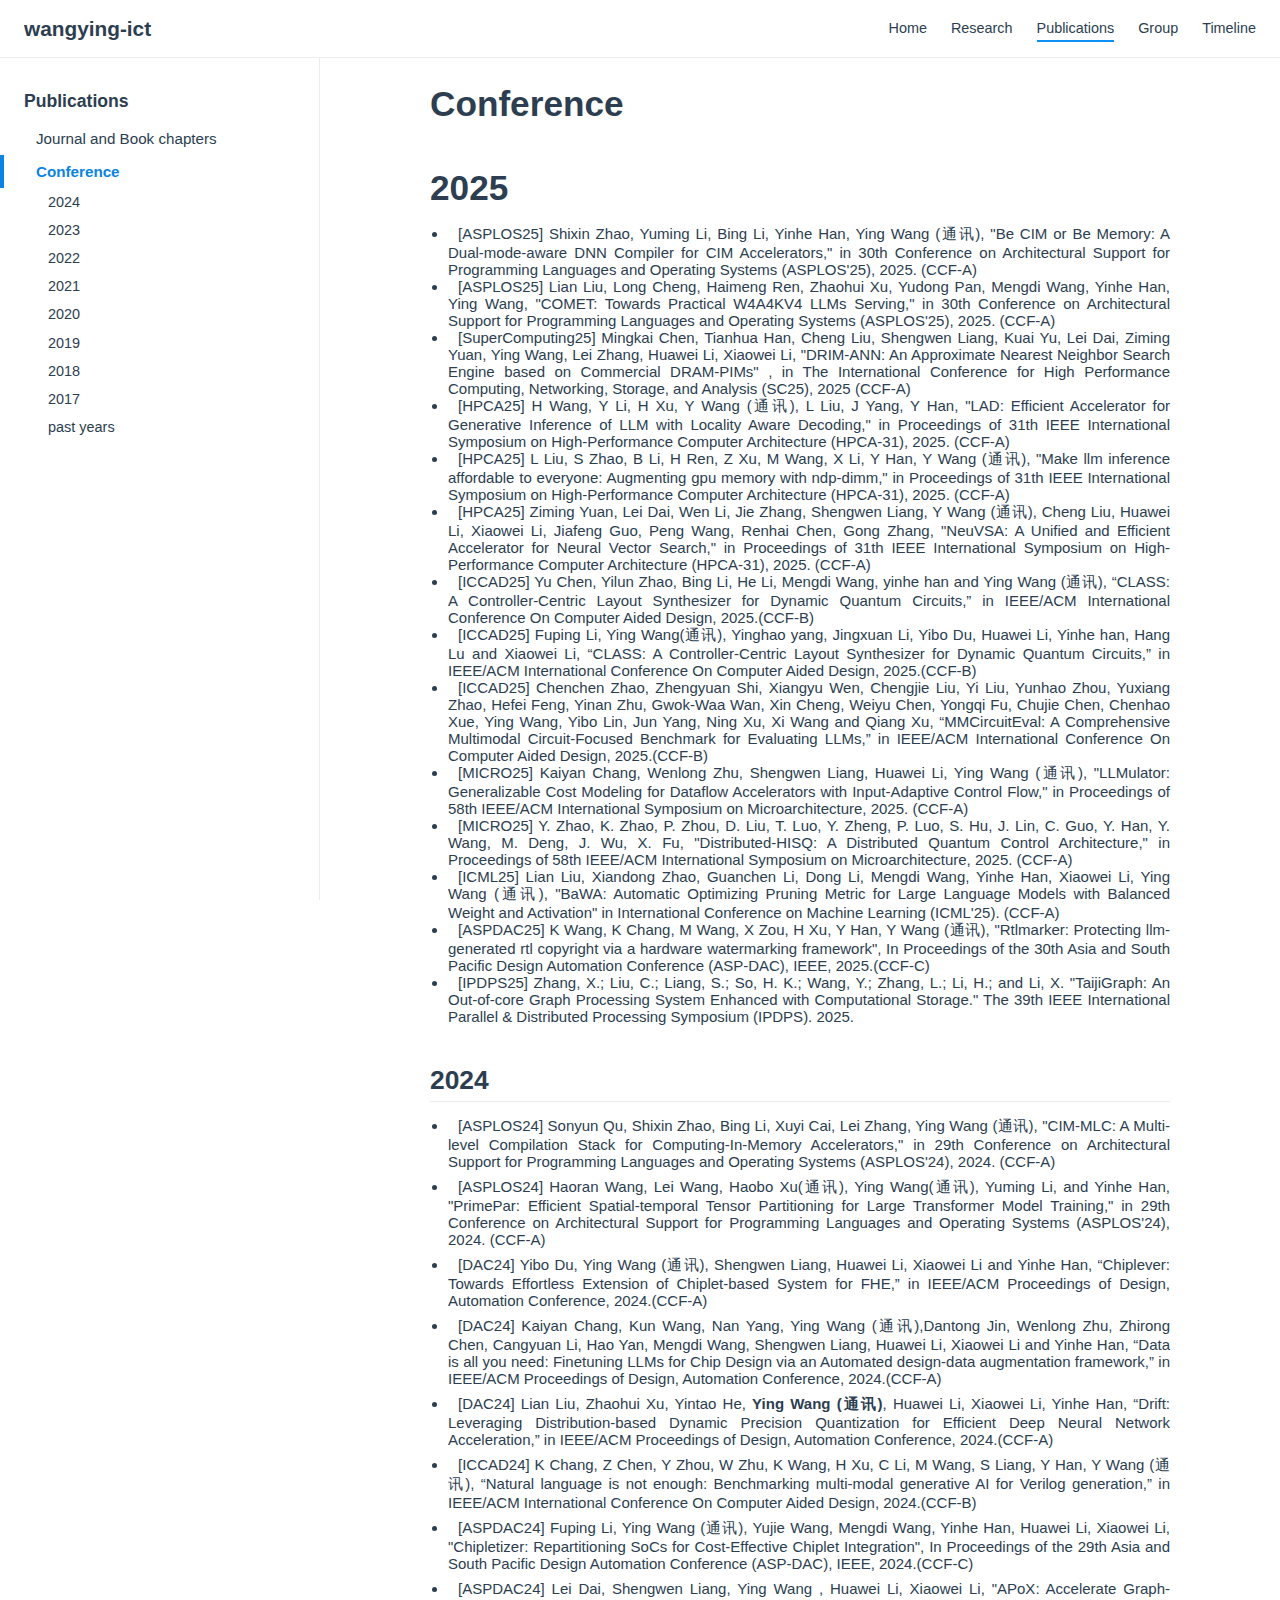
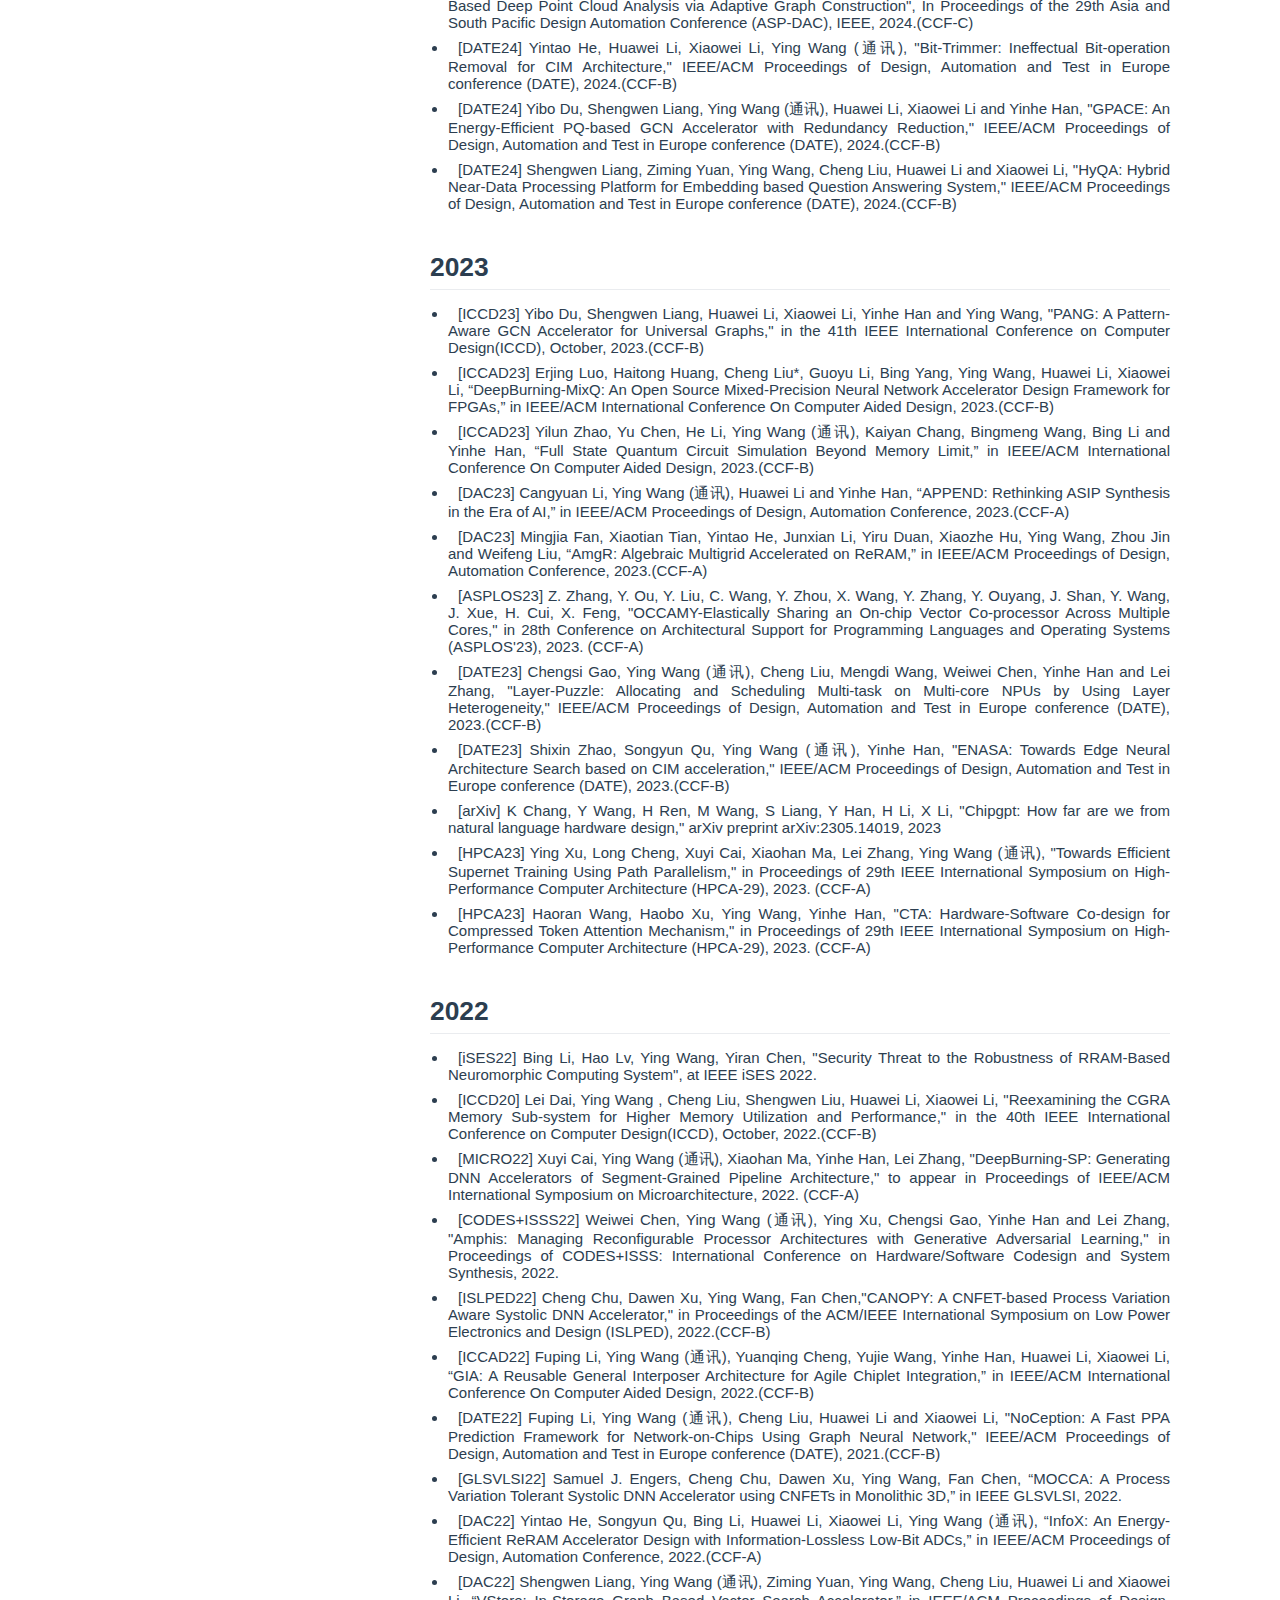
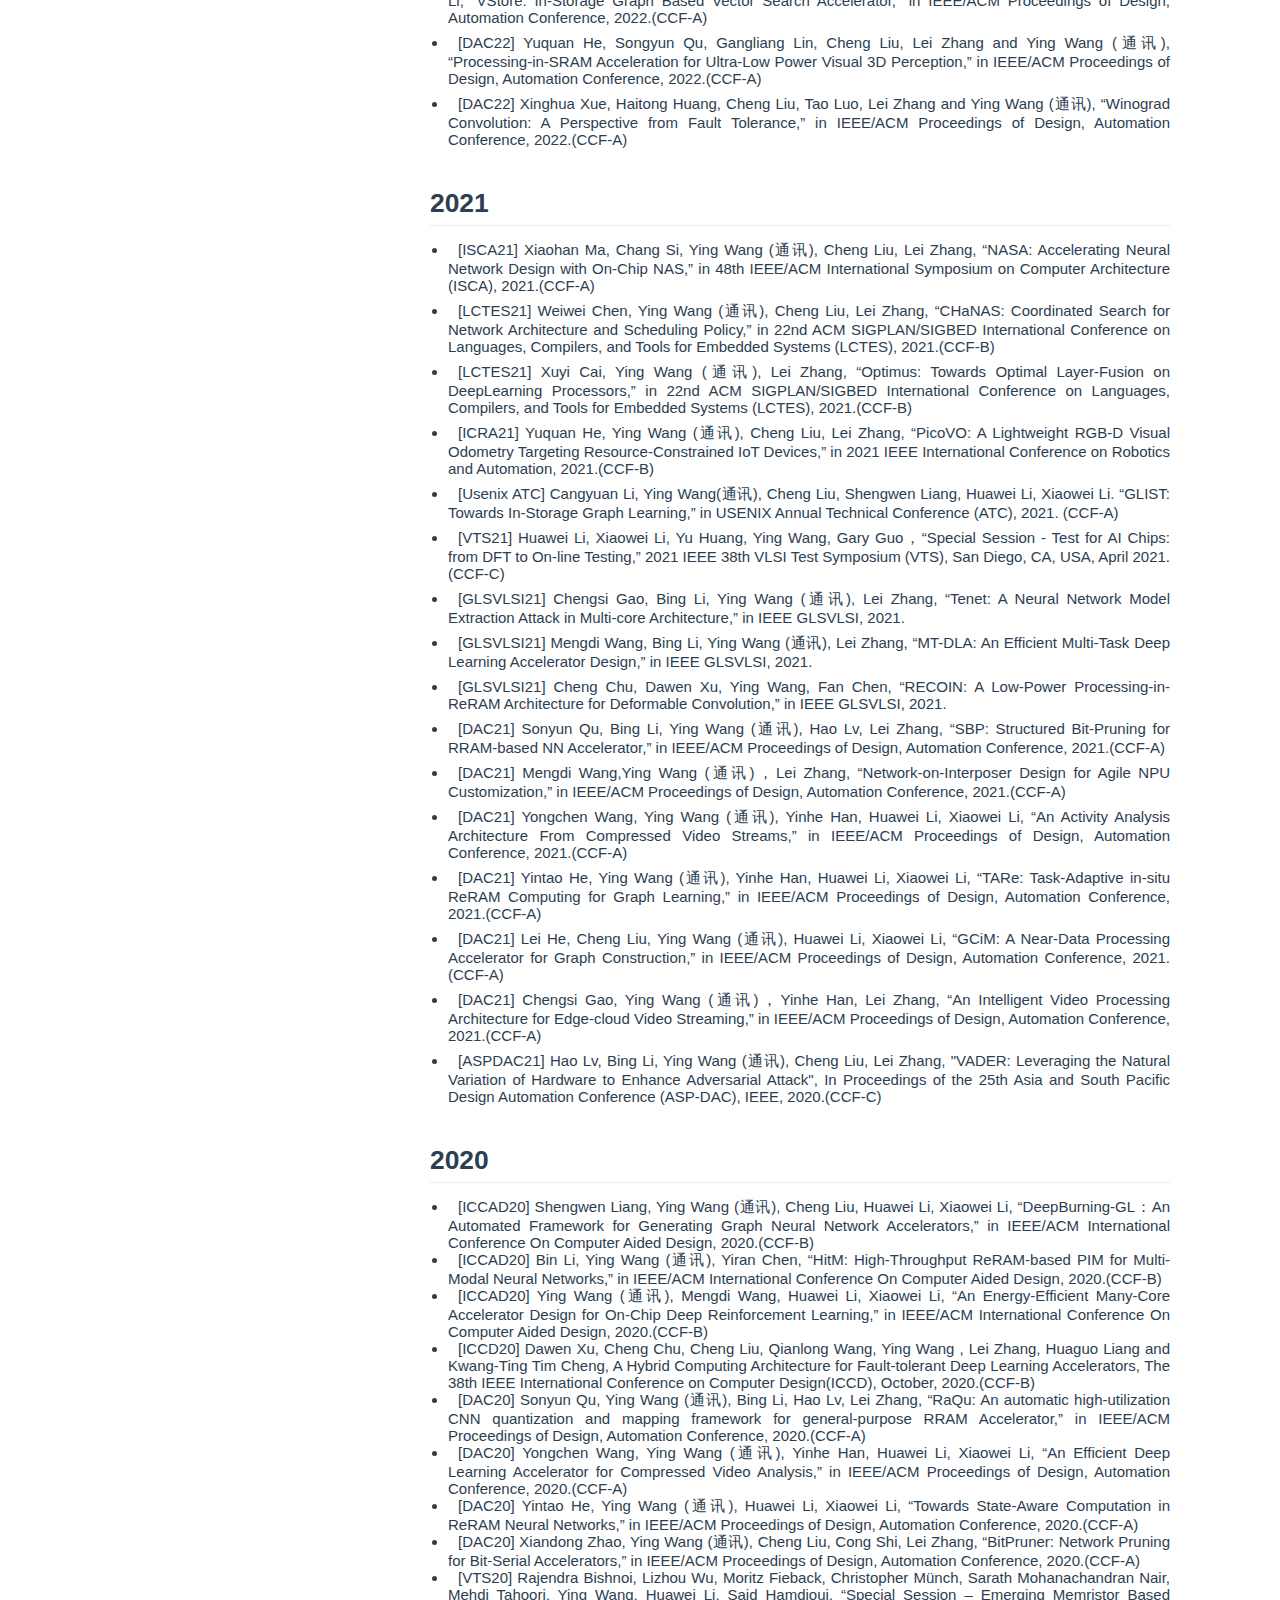
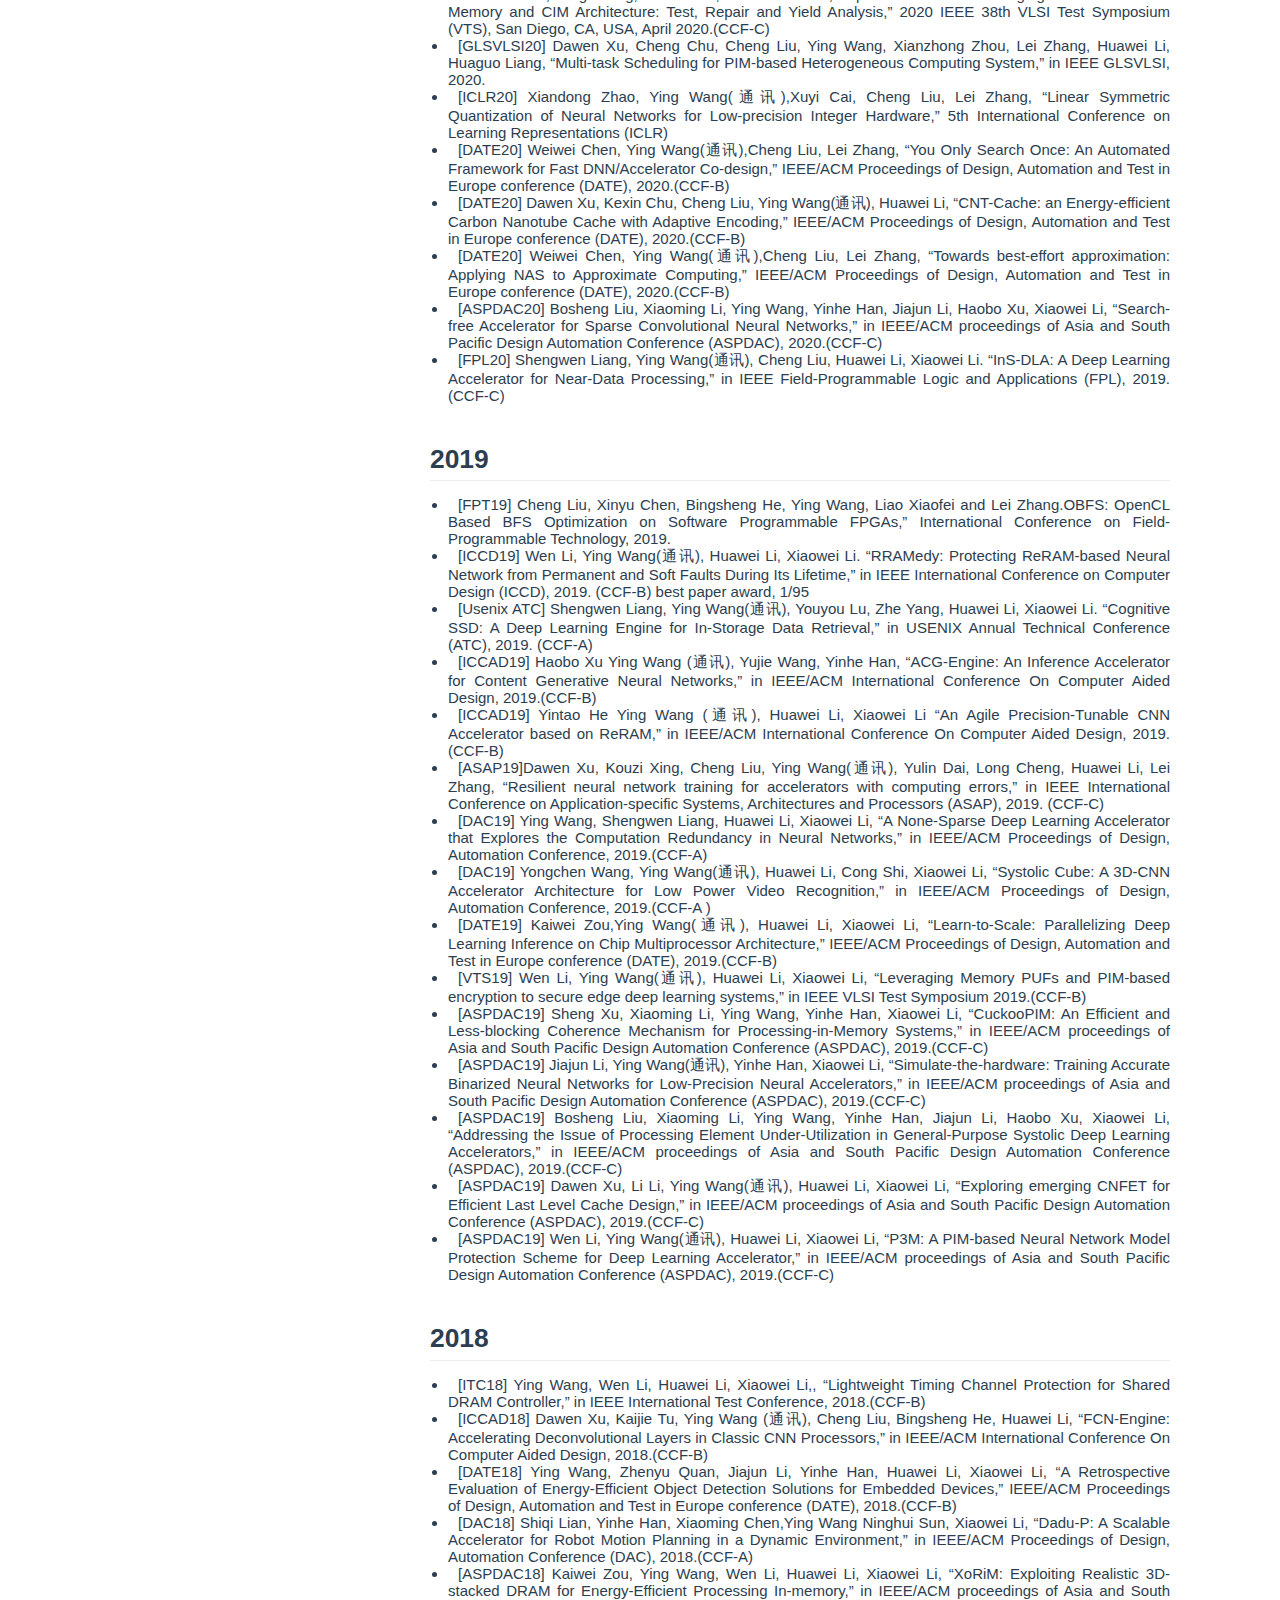
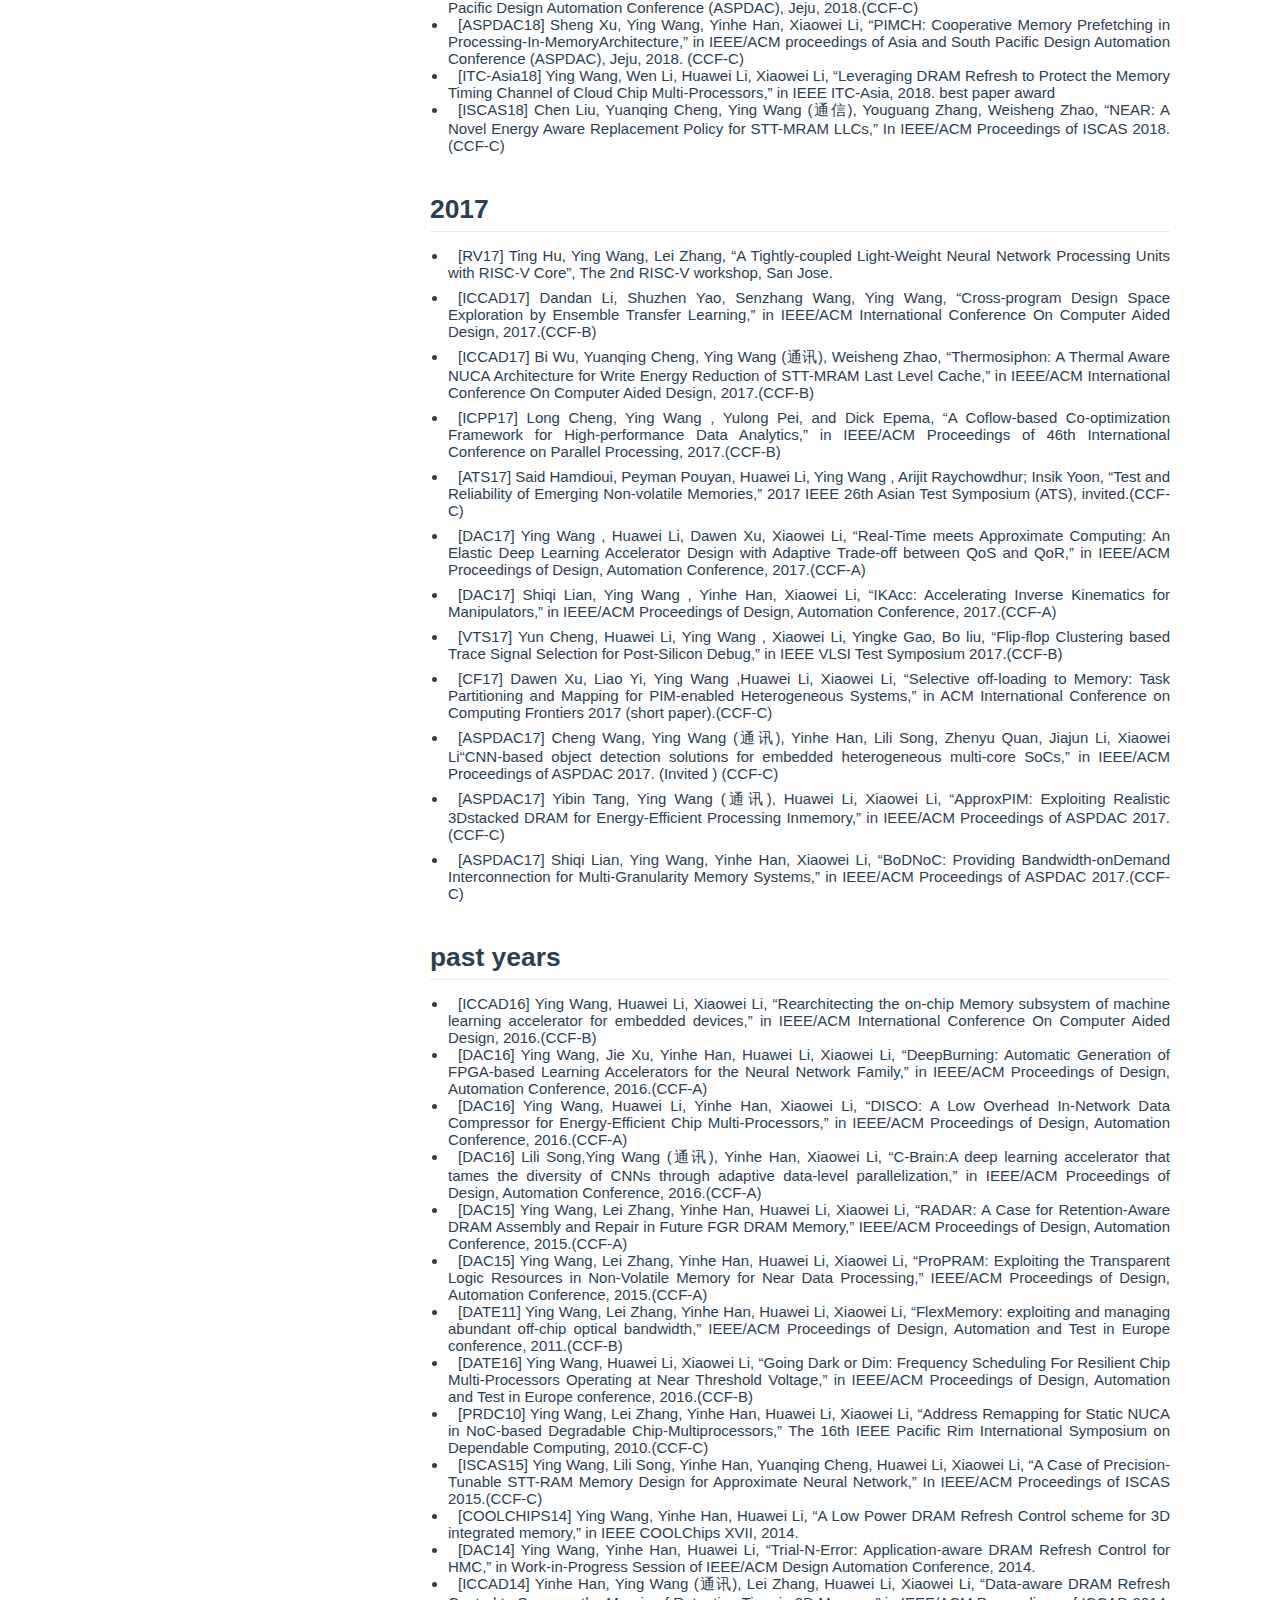
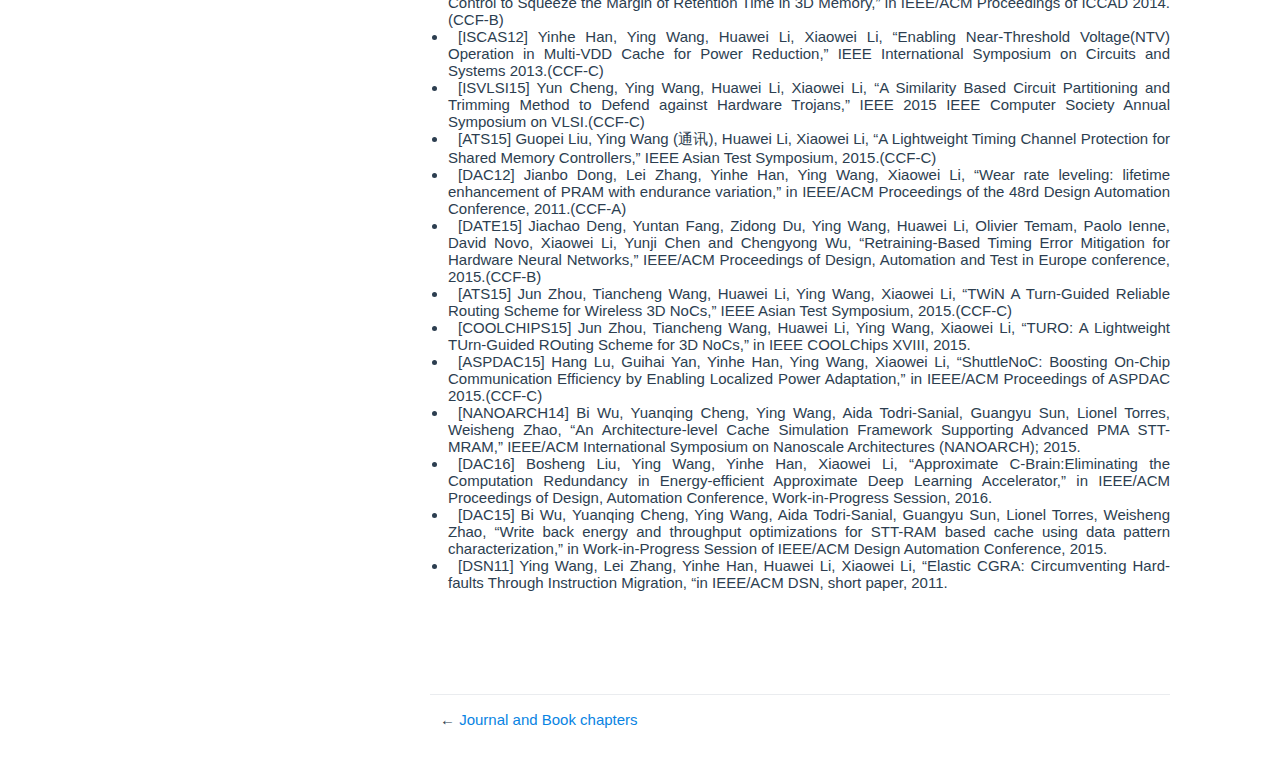
<file: publications/conferences.html>
<!DOCTYPE html>
<html lang="en-US">
  <head>
    <meta charset="utf-8">
    <meta name="viewport" content="width=device-width,initial-scale=1">
    <title>Conference | wangying-ict</title>
    <meta name="description" content="The description of the site.">
    <link rel="icon" href="/logo.png">
    
    <link rel="preload" href="/assets/css/0.styles.38532643.css" as="style"><link rel="preload" href="/assets/js/app.631656a6.js" as="script"><link rel="preload" href="/assets/js/2.a333f883.js" as="script"><link rel="preload" href="/assets/js/10.4d914d87.js" as="script"><link rel="prefetch" href="/assets/js/11.0dc9f500.js"><link rel="prefetch" href="/assets/js/12.ec4358e1.js"><link rel="prefetch" href="/assets/js/13.ebc99e9d.js"><link rel="prefetch" href="/assets/js/14.37e94a80.js"><link rel="prefetch" href="/assets/js/15.2d7e636c.js"><link rel="prefetch" href="/assets/js/3.d80e1b52.js"><link rel="prefetch" href="/assets/js/4.611f6494.js"><link rel="prefetch" href="/assets/js/5.98a0f602.js"><link rel="prefetch" href="/assets/js/6.1f4af096.js"><link rel="prefetch" href="/assets/js/7.63e8356a.js"><link rel="prefetch" href="/assets/js/8.e71fd432.js"><link rel="prefetch" href="/assets/js/9.f1062c25.js">
    <link rel="stylesheet" href="/assets/css/0.styles.38532643.css">
  </head>
  <body>
    <div id="app" data-server-rendered="true"><div class="theme-container research-page"><header class="navbar"><div class="sidebar-button"><svg xmlns="http://www.w3.org/2000/svg" aria-hidden="true" role="img" viewBox="0 0 448 512" class="icon"><path fill="currentColor" d="M436 124H12c-6.627 0-12-5.373-12-12V80c0-6.627 5.373-12 12-12h424c6.627 0 12 5.373 12 12v32c0 6.627-5.373 12-12 12zm0 160H12c-6.627 0-12-5.373-12-12v-32c0-6.627 5.373-12 12-12h424c6.627 0 12 5.373 12 12v32c0 6.627-5.373 12-12 12zm0 160H12c-6.627 0-12-5.373-12-12v-32c0-6.627 5.373-12 12-12h424c6.627 0 12 5.373 12 12v32c0 6.627-5.373 12-12 12z"></path></svg></div> <a href="/" class="home-link router-link-active"><!----> <span class="site-name">wangying-ict</span></a> <div class="links"><!----> <nav class="nav-links can-hide"><div class="nav-item"><a href="/" class="nav-link">Home</a></div><div class="nav-item"><a href="/research/" class="nav-link">Research</a></div><div class="nav-item"><a href="/publications/" class="nav-link router-link-active">Publications</a></div><div class="nav-item"><a href="/group/" class="nav-link">Group</a></div><div class="nav-item"><a href="/timeline/" class="nav-link">Timeline</a></div> <!----></nav></div></header> <div class="sidebar-mask"></div> <aside class="sidebar"><nav class="nav-links"><div class="nav-item"><a href="/" class="nav-link">Home</a></div><div class="nav-item"><a href="/research/" class="nav-link">Research</a></div><div class="nav-item"><a href="/publications/" class="nav-link router-link-active">Publications</a></div><div class="nav-item"><a href="/group/" class="nav-link">Group</a></div><div class="nav-item"><a href="/timeline/" class="nav-link">Timeline</a></div> <!----></nav>  <ul class="sidebar-links"><li><section class="sidebar-group depth-0"><p class="sidebar-heading open"><span>Publications</span> <!----></p> <ul class="sidebar-links sidebar-group-items"><li><a href="/publications/journals.html" class="sidebar-link">Journal and Book chapters</a></li><li><a href="/publications/conferences.html" class="active sidebar-link">Conference</a><ul class="sidebar-sub-headers"><li class="sidebar-sub-header"><a href="/publications/conferences.html#_2024" class="sidebar-link">2024</a></li><li class="sidebar-sub-header"><a href="/publications/conferences.html#_2023" class="sidebar-link">2023</a></li><li class="sidebar-sub-header"><a href="/publications/conferences.html#_2022" class="sidebar-link">2022</a></li><li class="sidebar-sub-header"><a href="/publications/conferences.html#_2021" class="sidebar-link">2021</a></li><li class="sidebar-sub-header"><a href="/publications/conferences.html#_2020" class="sidebar-link">2020</a></li><li class="sidebar-sub-header"><a href="/publications/conferences.html#_2019" class="sidebar-link">2019</a></li><li class="sidebar-sub-header"><a href="/publications/conferences.html#_2018" class="sidebar-link">2018</a></li><li class="sidebar-sub-header"><a href="/publications/conferences.html#_2017" class="sidebar-link">2017</a></li><li class="sidebar-sub-header"><a href="/publications/conferences.html#past-years" class="sidebar-link">past years</a></li></ul></li></ul></section></li></ul> </aside> <main class="page"> <div class="theme-default-content content__default"><h1 id="conference">Conference</h1> <h1 id="_2025">2025</h1> <ul><li>[ASPLOS25] Shixin Zhao, Yuming Li, Bing Li, Yinhe Han, Ying Wang (通讯), &quot;Be CIM or Be Memory: A Dual-mode-aware DNN Compiler for CIM Accelerators,&quot; in 30th Conference on Architectural Support for Programming Languages and Operating Systems (ASPLOS'25), 2025. (CCF-A)</li> <li>[ASPLOS25] Lian Liu, Long Cheng, Haimeng Ren, Zhaohui Xu, Yudong Pan, Mengdi Wang, Yinhe Han, Ying Wang, &quot;COMET: Towards Practical W4A4KV4 LLMs Serving,&quot; in 30th Conference on Architectural Support for Programming Languages and Operating Systems (ASPLOS'25), 2025. (CCF-A)</li> <li>[SuperComputing25] Mingkai Chen, Tianhua Han, Cheng Liu, Shengwen Liang, Kuai Yu, Lei Dai, Ziming Yuan, Ying Wang, Lei Zhang, Huawei Li, Xiaowei Li, &quot;DRIM-ANN: An Approximate Nearest Neighbor Search Engine based on Commercial DRAM-PIMs&quot; , in The International Conference for High Performance Computing, Networking, Storage, and Analysis (SC25), 2025 (CCF-A)</li> <li>[HPCA25] H Wang, Y Li, H Xu, Y Wang (通讯), L Liu, J Yang, Y Han, &quot;LAD: Efficient Accelerator for Generative Inference of LLM with Locality Aware Decoding,&quot; in Proceedings of 31th IEEE International Symposium on High-Performance Computer Architecture (HPCA-31), 2025. (CCF-A)</li> <li>[HPCA25] L Liu, S Zhao, B Li, H Ren, Z Xu, M Wang, X Li, Y Han, Y Wang (通讯), &quot;Make llm inference affordable to everyone: Augmenting gpu memory with ndp-dimm,&quot; in Proceedings of 31th IEEE International Symposium on High-Performance Computer Architecture (HPCA-31), 2025. (CCF-A)</li> <li>[HPCA25] Ziming Yuan, Lei Dai, Wen Li, Jie Zhang, Shengwen Liang, Y Wang (通讯), Cheng Liu, Huawei Li, Xiaowei Li, Jiafeng Guo, Peng Wang, Renhai Chen, Gong Zhang, &quot;NeuVSA: A Unified and Efficient Accelerator for Neural Vector Search,&quot; in Proceedings of 31th IEEE International Symposium on High-Performance Computer Architecture (HPCA-31), 2025. (CCF-A)</li> <li>[ICCAD25] Yu Chen, Yilun Zhao, Bing Li, He Li, Mengdi Wang, yinhe han and Ying Wang (通讯), “CLASS: A Controller-Centric Layout Synthesizer for Dynamic Quantum Circuits,” in IEEE/ACM International Conference On Computer Aided Design, 2025.(CCF-B)</li> <li>[ICCAD25] Fuping Li, Ying Wang(通讯), Yinghao yang, Jingxuan Li, Yibo Du, Huawei Li, Yinhe han, Hang Lu and Xiaowei Li, “CLASS: A Controller-Centric Layout Synthesizer for Dynamic Quantum Circuits,” in IEEE/ACM International Conference On Computer Aided Design, 2025.(CCF-B)</li> <li>[ICCAD25] Chenchen Zhao, Zhengyuan Shi, Xiangyu Wen, Chengjie Liu, Yi Liu, Yunhao Zhou, Yuxiang Zhao, Hefei Feng, Yinan Zhu, Gwok-Waa Wan, Xin Cheng, Weiyu Chen, Yongqi Fu, Chujie Chen, Chenhao Xue, Ying Wang, Yibo Lin, Jun Yang, Ning Xu, Xi Wang and Qiang Xu, “MMCircuitEval: A Comprehensive Multimodal Circuit-Focused Benchmark for Evaluating LLMs,” in IEEE/ACM International Conference On Computer Aided Design, 2025.(CCF-B)</li> <li>[MICRO25] Kaiyan Chang, Wenlong Zhu, Shengwen Liang, Huawei Li, Ying Wang (通讯), &quot;LLMulator: Generalizable Cost Modeling for Dataflow Accelerators with Input-Adaptive Control Flow,&quot; in Proceedings of 58th IEEE/ACM International Symposium on Microarchitecture, 2025. (CCF-A)</li> <li>[MICRO25] Y. Zhao, K. Zhao, P. Zhou, D. Liu, T. Luo, Y. Zheng, P. Luo, S. Hu, J. Lin, C. Guo, Y. Han, Y. Wang, M. Deng, J. Wu, X. Fu, &quot;Distributed-HISQ: A Distributed Quantum Control Architecture,&quot; in Proceedings of 58th IEEE/ACM International Symposium on Microarchitecture, 2025. (CCF-A)</li> <li>[ICML25] Lian Liu, Xiandong Zhao, Guanchen Li, Dong Li, Mengdi Wang, Yinhe Han, Xiaowei Li, Ying Wang (通讯), &quot;BaWA: Automatic Optimizing Pruning Metric for Large Language Models with Balanced Weight and Activation&quot; in International Conference on Machine Learning (ICML'25). (CCF-A)</li> <li>[ASPDAC25] K Wang, K Chang, M Wang, X Zou, H Xu, Y Han, Y Wang (通讯), &quot;Rtlmarker: Protecting llm-generated rtl copyright via a hardware watermarking framework&quot;, In Proceedings of the 30th Asia and South Pacific Design Automation Conference (ASP-DAC), IEEE, 2025.(CCF-C)</li> <li>[IPDPS25]  Zhang, X.; Liu, C.; Liang, S.; So, H. K.; Wang, Y.; Zhang, L.; Li, H.; and Li, X. &quot;TaijiGraph: An Out-of-core Graph Processing System Enhanced with Computational Storage.&quot; The 39th IEEE International Parallel &amp; Distributed Processing Symposium (IPDPS). 2025.</li></ul> <h2 id="_2024">2024</h2> <ul><li><p>[ASPLOS24] Sonyun Qu, Shixin Zhao, Bing Li, Xuyi Cai, Lei Zhang, Ying Wang (通讯), &quot;CIM-MLC: A Multi-level Compilation Stack for Computing-In-Memory Accelerators,&quot; in 29th Conference on Architectural Support for Programming Languages and Operating Systems (ASPLOS'24), 2024. (CCF-A)</p></li> <li><p>[ASPLOS24] Haoran Wang, Lei Wang, Haobo Xu(通讯), Ying Wang(通讯), Yuming Li, and Yinhe Han, &quot;PrimePar: Efficient Spatial-temporal Tensor Partitioning for Large Transformer Model Training,&quot; in 29th Conference on Architectural Support for Programming Languages and Operating Systems (ASPLOS'24), 2024. (CCF-A)</p></li> <li><p>[DAC24] Yibo Du, Ying Wang (通讯), Shengwen Liang, Huawei Li, Xiaowei Li and Yinhe Han, “Chiplever: Towards Effortless Extension of Chiplet-based System for FHE,” in IEEE/ACM Proceedings of Design, Automation Conference, 2024.(CCF-A)</p></li> <li><p>[DAC24] Kaiyan Chang, Kun Wang, Nan Yang, Ying Wang (通讯),Dantong Jin, Wenlong Zhu, Zhirong Chen, Cangyuan Li, Hao Yan, Mengdi Wang, Shengwen Liang, Huawei Li, Xiaowei Li and Yinhe Han, “Data is all you need: Finetuning LLMs for Chip Design via an Automated design-data augmentation framework,” in IEEE/ACM Proceedings of Design, Automation Conference, 2024.(CCF-A)</p></li> <li><p>[DAC24] Lian Liu, Zhaohui Xu, Yintao He, <strong>Ying Wang (通讯)</strong>, Huawei Li, Xiaowei Li, Yinhe Han, “Drift: Leveraging Distribution-based Dynamic Precision Quantization for Efficient Deep Neural Network Acceleration,” in IEEE/ACM Proceedings of Design, Automation Conference, 2024.(CCF-A)</p></li> <li><p>[ICCAD24] K Chang, Z Chen, Y Zhou, W Zhu, K Wang, H Xu, C Li, M Wang, S Liang, Y Han, Y Wang (通讯), “Natural language is not enough: Benchmarking multi-modal generative AI for Verilog generation,” in IEEE/ACM International Conference On Computer Aided Design, 2024.(CCF-B)</p></li> <li><p>[ASPDAC24] Fuping Li,  Ying Wang (通讯), Yujie Wang, Mengdi Wang, Yinhe Han, Huawei Li, Xiaowei Li, &quot;Chipletizer: Repartitioning SoCs for Cost-Effective Chiplet Integration&quot;, In Proceedings of the 29th Asia and South Pacific Design Automation Conference (ASP-DAC), IEEE, 2024.(CCF-C)</p></li> <li><p>[ASPDAC24] Lei Dai, Shengwen Liang, Ying Wang , Huawei Li, Xiaowei Li, &quot;APoX: Accelerate Graph-Based Deep Point Cloud Analysis via Adaptive Graph Construction&quot;, In Proceedings of the 29th Asia and South Pacific Design Automation Conference (ASP-DAC), IEEE, 2024.(CCF-C)</p></li> <li><p>[DATE24] Yintao He, Huawei Li, Xiaowei Li, Ying Wang (通讯), &quot;Bit-Trimmer: Ineffectual Bit-operation Removal for CIM Architecture,&quot; IEEE/ACM Proceedings of Design, Automation and Test in Europe conference (DATE), 2024.(CCF-B)</p></li> <li><p>[DATE24] Yibo Du, Shengwen Liang, Ying Wang (通讯), Huawei Li, Xiaowei Li and Yinhe Han, &quot;GPACE: An Energy-Efficient PQ-based GCN Accelerator with Redundancy Reduction,&quot; IEEE/ACM Proceedings of Design, Automation and Test in Europe conference (DATE), 2024.(CCF-B)</p></li> <li><p>[DATE24] Shengwen Liang, Ziming Yuan, Ying Wang, Cheng Liu, Huawei Li and Xiaowei Li, &quot;HyQA: Hybrid Near-Data Processing Platform for Embedding based Question Answering System,&quot; IEEE/ACM Proceedings of Design, Automation and Test in Europe conference (DATE), 2024.(CCF-B)</p></li></ul> <h2 id="_2023">2023</h2> <ul><li><p>[ICCD23] Yibo Du, Shengwen Liang, Huawei Li, Xiaowei Li, Yinhe Han and Ying Wang, &quot;PANG: A Pattern-Aware GCN Accelerator for Universal Graphs,&quot; in the 41th IEEE International Conference on Computer Design(ICCD), October, 2023.(CCF-B)</p></li> <li><p>[ICCAD23] Erjing Luo, Haitong Huang, Cheng Liu*, Guoyu Li, Bing Yang, Ying Wang, Huawei Li, Xiaowei Li, “DeepBurning-MixQ: An Open Source Mixed-Precision Neural Network Accelerator Design Framework for FPGAs,” in IEEE/ACM International Conference On Computer Aided Design, 2023.(CCF-B)</p></li> <li><p>[ICCAD23] Yilun Zhao, Yu Chen, He Li, Ying Wang (通讯), Kaiyan Chang, Bingmeng Wang, Bing Li and Yinhe Han, “Full State Quantum Circuit Simulation Beyond Memory Limit,” in IEEE/ACM International Conference On Computer Aided Design, 2023.(CCF-B)</p></li> <li><p>[DAC23] Cangyuan Li, Ying Wang (通讯), Huawei Li and Yinhe Han, “APPEND: Rethinking ASIP Synthesis in the Era of AI,” in IEEE/ACM Proceedings of Design, Automation Conference, 2023.(CCF-A)</p></li> <li><p>[DAC23] Mingjia Fan, Xiaotian Tian, Yintao He, Junxian Li, Yiru Duan, Xiaozhe Hu, Ying Wang, Zhou Jin and Weifeng Liu, “AmgR: Algebraic Multigrid Accelerated on ReRAM,” in IEEE/ACM Proceedings of Design, Automation Conference, 2023.(CCF-A)</p></li> <li><p>[ASPLOS23] Z. Zhang, Y. Ou, Y. Liu, C. Wang, Y. Zhou, X. Wang, Y. Zhang, Y. Ouyang, J. Shan, Y. Wang, J. Xue, H. Cui, X. Feng, &quot;OCCAMY-Elastically Sharing an On-chip Vector Co-processor Across Multiple Cores,&quot; in 28th Conference on Architectural Support for Programming Languages and Operating Systems (ASPLOS'23), 2023. (CCF-A)</p></li> <li><p>[DATE23] Chengsi Gao, Ying Wang (通讯), Cheng Liu, Mengdi Wang, Weiwei Chen, Yinhe Han and Lei Zhang, &quot;Layer-Puzzle: Allocating and Scheduling Multi-task on Multi-core NPUs by Using Layer Heterogeneity,&quot; IEEE/ACM Proceedings of Design, Automation and Test in Europe conference (DATE), 2023.(CCF-B)</p></li> <li><p>[DATE23] Shixin Zhao, Songyun Qu, Ying Wang (通讯), Yinhe Han, &quot;ENASA: Towards Edge Neural Architecture Search based on CIM acceleration,&quot; IEEE/ACM Proceedings of Design, Automation and Test in Europe conference (DATE), 2023.(CCF-B)</p></li> <li><p>[arXiv] K Chang, Y Wang, H Ren, M Wang, S Liang, Y Han, H Li, X Li, &quot;Chipgpt: How far are we from natural language hardware design,&quot; arXiv preprint arXiv:2305.14019, 2023</p></li> <li><p>[HPCA23] Ying Xu, Long Cheng, Xuyi Cai, Xiaohan Ma, Lei Zhang, Ying Wang (通讯), &quot;Towards Efficient Supernet Training Using Path Parallelism,&quot; in Proceedings of 29th IEEE International Symposium on High-Performance Computer Architecture (HPCA-29), 2023. (CCF-A)</p></li> <li><p>[HPCA23] Haoran Wang, Haobo Xu, Ying Wang, Yinhe Han, &quot;CTA: Hardware-Software Co-design for Compressed Token Attention Mechanism,&quot; in Proceedings of 29th IEEE International Symposium on High-Performance Computer Architecture (HPCA-29), 2023. (CCF-A)</p></li></ul> <h2 id="_2022">2022</h2> <ul><li><p>[iSES22] Bing Li, Hao Lv, Ying Wang, Yiran Chen, &quot;Security Threat to the Robustness of RRAM-Based Neuromorphic Computing System&quot;, at IEEE iSES 2022.</p></li> <li><p>[ICCD20] Lei Dai, Ying Wang , Cheng Liu, Shengwen Liu, Huawei Li, Xiaowei Li, &quot;Reexamining the CGRA Memory Sub-system for Higher Memory Utilization and Performance,&quot; in the 40th IEEE International Conference on Computer Design(ICCD), October, 2022.(CCF-B)</p></li> <li><p>[MICRO22] Xuyi Cai, Ying Wang (通讯), Xiaohan Ma, Yinhe Han, Lei Zhang, &quot;DeepBurning-SP: Generating DNN Accelerators of Segment-Grained Pipeline Architecture,&quot; to appear in Proceedings of IEEE/ACM International Symposium on Microarchitecture, 2022. (CCF-A)</p></li> <li><p>[CODES+ISSS22] Weiwei Chen, Ying Wang (通讯), Ying Xu, Chengsi Gao, Yinhe Han and Lei Zhang, &quot;Amphis: Managing Reconfigurable Processor Architectures with Generative Adversarial Learning,&quot; in Proceedings of CODES+ISSS: International Conference on Hardware/Software Codesign and System Synthesis, 2022.</p></li> <li><p>[ISLPED22] Cheng Chu, Dawen Xu, Ying Wang, Fan Chen,&quot;CANOPY: A CNFET-based Process Variation Aware Systolic DNN Accelerator,&quot; in Proceedings of the ACM/IEEE International Symposium on Low Power Electronics and Design (ISLPED), 2022.(CCF-B)</p></li> <li><p>[ICCAD22] Fuping Li, Ying Wang (通讯), Yuanqing Cheng, Yujie Wang, Yinhe Han, Huawei Li, Xiaowei Li, “GIA: A Reusable General Interposer Architecture for Agile Chiplet Integration,” in IEEE/ACM International Conference On Computer Aided Design, 2022.(CCF-B)</p></li> <li><p>[DATE22] Fuping Li, Ying Wang (通讯), Cheng Liu, Huawei Li and Xiaowei Li, &quot;NoCeption: A Fast PPA Prediction Framework for Network-on-Chips Using Graph Neural Network,&quot; IEEE/ACM Proceedings of Design, Automation and Test in Europe conference (DATE), 2021.(CCF-B)</p></li> <li><p>[GLSVLSI22] Samuel J. Engers, Cheng Chu, Dawen Xu, Ying Wang, Fan Chen, “MOCCA: A Process Variation Tolerant Systolic DNN Accelerator using CNFETs in Monolithic 3D,” in IEEE GLSVLSI, 2022.</p></li> <li><p>[DAC22] Yintao He, Songyun Qu, Bing Li, Huawei Li, Xiaowei Li, Ying Wang (通讯), “InfoX: An Energy-Efficient ReRAM Accelerator Design with Information-Lossless Low-Bit ADCs,” in IEEE/ACM Proceedings of Design, Automation Conference, 2022.(CCF-A)</p></li> <li><p>[DAC22] Shengwen Liang, Ying Wang (通讯), Ziming Yuan, Ying Wang, Cheng Liu, Huawei Li and Xiaowei Li, “VStore: In-Storage Graph Based Vector Search Accelerator,” in IEEE/ACM Proceedings of Design, Automation Conference, 2022.(CCF-A)</p></li> <li><p>[DAC22] Yuquan He, Songyun Qu, Gangliang Lin, Cheng Liu, Lei Zhang and Ying Wang (通讯), “Processing-in-SRAM Acceleration for Ultra-Low Power Visual 3D Perception,” in IEEE/ACM Proceedings of Design, Automation Conference, 2022.(CCF-A)</p></li> <li><p>[DAC22] Xinghua Xue, Haitong Huang, Cheng Liu, Tao Luo, Lei Zhang and Ying Wang (通讯), “Winograd Convolution: A Perspective from Fault Tolerance,” in IEEE/ACM Proceedings of Design, Automation Conference, 2022.(CCF-A)</p></li></ul> <h2 id="_2021">2021</h2> <ul><li><p>[ISCA21] Xiaohan Ma, Chang Si, Ying Wang (通讯), Cheng Liu, Lei Zhang, “NASA: Accelerating Neural Network Design with On-Chip NAS,” in 48th IEEE/ACM International Symposium on Computer Architecture (ISCA), 2021.(CCF-A)</p></li> <li><p>[LCTES21] Weiwei Chen, Ying Wang (通讯), Cheng Liu, Lei Zhang, “CHaNAS: Coordinated Search for Network Architecture and Scheduling Policy,” in 22nd ACM SIGPLAN/SIGBED International Conference on Languages, Compilers, and Tools for Embedded Systems (LCTES), 2021.(CCF-B)</p></li> <li><p>[LCTES21] Xuyi Cai, Ying Wang (通讯), Lei Zhang, “Optimus: Towards Optimal Layer-Fusion on DeepLearning Processors,” in 22nd ACM SIGPLAN/SIGBED International Conference on Languages, Compilers, and Tools for Embedded Systems (LCTES), 2021.(CCF-B)</p></li> <li><p>[ICRA21] Yuquan He, Ying Wang (通讯), Cheng Liu, Lei Zhang, “PicoVO: A Lightweight RGB-D Visual Odometry Targeting Resource-Constrained IoT Devices,” in 2021 IEEE International Conference on Robotics and Automation, 2021.(CCF-B)</p></li> <li><p>[Usenix ATC] Cangyuan Li, Ying Wang(通讯), Cheng Liu, Shengwen Liang, Huawei Li, Xiaowei Li. “GLIST: Towards In-Storage Graph Learning,” in USENIX Annual Technical Conference (ATC), 2021. (CCF-A)</p></li> <li><p>[VTS21] Huawei Li, Xiaowei Li, Yu Huang, Ying Wang, Gary Guo，“Special Session - Test for AI Chips: from DFT to On-line Testing,” 2021 IEEE 38th VLSI Test Symposium (VTS), San Diego, CA, USA, April 2021.(CCF-C)</p></li> <li><p>[GLSVLSI21] Chengsi Gao, Bing Li, Ying Wang (通讯), Lei Zhang, “Tenet: A Neural Network Model Extraction Attack in Multi-core Architecture,” in IEEE GLSVLSI, 2021.</p></li> <li><p>[GLSVLSI21] Mengdi Wang, Bing Li, Ying Wang (通讯), Lei Zhang, “MT-DLA: An Efficient Multi-Task Deep Learning Accelerator Design,” in IEEE GLSVLSI, 2021.</p></li> <li><p>[GLSVLSI21] Cheng Chu, Dawen Xu, Ying Wang, Fan Chen, “RECOIN: A Low-Power Processing-in-ReRAM Architecture for Deformable Convolution,” in IEEE GLSVLSI, 2021.</p></li> <li><p>[DAC21] Sonyun Qu, Bing Li, Ying Wang (通讯), Hao Lv, Lei Zhang, “SBP: Structured Bit-Pruning for RRAM-based NN Accelerator,” in IEEE/ACM Proceedings of Design, Automation Conference, 2021.(CCF-A)</p></li> <li><p>[DAC21] Mengdi Wang,Ying Wang (通讯)，Lei Zhang, “Network-on-Interposer Design for Agile NPU Customization,” in IEEE/ACM Proceedings of Design, Automation Conference, 2021.(CCF-A)</p></li> <li><p>[DAC21] Yongchen Wang, Ying Wang (通讯), Yinhe Han, Huawei Li, Xiaowei Li, “An Activity Analysis Architecture From Compressed Video Streams,” in IEEE/ACM Proceedings of Design, Automation Conference, 2021.(CCF-A)</p></li> <li><p>[DAC21] Yintao He, Ying Wang (通讯), Yinhe Han, Huawei Li, Xiaowei Li, “TARe: Task-Adaptive in-situ ReRAM Computing for Graph Learning,” in IEEE/ACM Proceedings of Design, Automation Conference, 2021.(CCF-A)</p></li> <li><p>[DAC21] Lei He, Cheng Liu, Ying Wang (通讯), Huawei Li, Xiaowei Li, “GCiM: A Near-Data Processing Accelerator for Graph Construction,” in IEEE/ACM Proceedings of Design, Automation Conference, 2021.(CCF-A)</p></li> <li><p>[DAC21] Chengsi Gao, Ying Wang (通讯)，Yinhe Han, Lei Zhang, “An Intelligent Video Processing Architecture for Edge-cloud Video Streaming,” in IEEE/ACM Proceedings of Design, Automation Conference, 2021.(CCF-A)</p></li> <li><p>[ASPDAC21] Hao Lv, Bing Li, Ying Wang (通讯), Cheng Liu, Lei Zhang, &quot;VADER: Leveraging the Natural Variation of Hardware to Enhance Adversarial Attack&quot;, In Proceedings of the 25th Asia and South Pacific Design Automation Conference (ASP-DAC), IEEE, 2020.(CCF-C)</p></li></ul> <h2 id="_2020">2020</h2> <ul><li>[ICCAD20] Shengwen Liang, Ying Wang (通讯), Cheng Liu, Huawei Li, Xiaowei Li, “DeepBurning-GL：An Automated Framework for Generating  Graph Neural Network Accelerators,” in IEEE/ACM International Conference On Computer Aided Design, 2020.(CCF-B)</li> <li>[ICCAD20] Bin Li, Ying Wang (通讯), Yiran Chen, “HitM: High-Throughput ReRAM-based PIM for Multi-Modal Neural Networks,” in IEEE/ACM International Conference On Computer Aided Design, 2020.(CCF-B)</li> <li>[ICCAD20] Ying Wang (通讯), Mengdi Wang, Huawei Li, Xiaowei Li, “An Energy-Efficient Many-Core Accelerator Design for On-Chip Deep Reinforcement Learning,” in IEEE/ACM International Conference On Computer Aided Design, 2020.(CCF-B)</li> <li>[ICCD20] Dawen Xu, Cheng Chu, Cheng Liu, Qianlong Wang, Ying Wang , Lei Zhang, Huaguo Liang and Kwang-Ting Tim Cheng, A Hybrid Computing Architecture for Fault-tolerant Deep Learning Accelerators, The 38th IEEE International Conference on Computer Design(ICCD), October, 2020.(CCF-B)</li> <li>[DAC20] Sonyun Qu, Ying Wang (通讯), Bing Li, Hao Lv, Lei Zhang, “RaQu: An automatic high-utilization CNN quantization and mapping framework for general-purpose RRAM Accelerator,” in IEEE/ACM Proceedings of Design, Automation Conference, 2020.(CCF-A)</li> <li>[DAC20] Yongchen Wang, Ying Wang (通讯), Yinhe Han, Huawei Li, Xiaowei Li, “An Efficient Deep Learning Accelerator for Compressed Video Analysis,” in IEEE/ACM Proceedings of Design, Automation Conference, 2020.(CCF-A)</li> <li>[DAC20] Yintao He, Ying Wang (通讯), Huawei Li, Xiaowei Li, “Towards State-Aware Computation in ReRAM Neural Networks,” in IEEE/ACM Proceedings of Design, Automation Conference, 2020.(CCF-A)</li> <li>[DAC20] Xiandong Zhao, Ying Wang (通讯), Cheng Liu, Cong Shi, Lei Zhang, “BitPruner: Network Pruning for Bit-Serial Accelerators,” in IEEE/ACM Proceedings of Design, Automation Conference, 2020.(CCF-A)</li> <li>[VTS20] Rajendra Bishnoi, Lizhou Wu, Moritz Fieback, Christopher Münch, Sarath Mohanachandran Nair, Mehdi Tahoori, Ying Wang, Huawei Li, Said Hamdioui, “Special Session – Emerging Memristor Based Memory and CIM Architecture: Test, Repair and Yield Analysis,” 2020 IEEE 38th VLSI Test Symposium (VTS), San Diego, CA, USA, April 2020.(CCF-C)</li> <li>[GLSVLSI20] Dawen Xu, Cheng Chu, Cheng Liu, Ying Wang, Xianzhong Zhou, Lei Zhang, Huawei Li, Huaguo Liang, “Multi-task Scheduling for PIM-based Heterogeneous Computing System,” in IEEE GLSVLSI, 2020.</li> <li>[ICLR20] Xiandong Zhao, Ying Wang(通讯),Xuyi Cai, Cheng Liu, Lei Zhang, “Linear Symmetric Quantization of Neural Networks for Low-precision Integer Hardware,” 5th International Conference on Learning Representations (ICLR)</li> <li>[DATE20] Weiwei Chen, Ying Wang(通讯),Cheng Liu, Lei Zhang, “You Only Search Once: An Automated Framework for Fast DNN/Accelerator Co-design,” IEEE/ACM Proceedings of Design, Automation and Test in Europe conference (DATE), 2020.(CCF-B)</li> <li>[DATE20] Dawen Xu, Kexin Chu, Cheng Liu, Ying Wang(通讯), Huawei Li, “CNT-Cache: an Energy-efficient Carbon Nanotube Cache with Adaptive Encoding,” IEEE/ACM Proceedings of Design, Automation and Test in Europe conference (DATE), 2020.(CCF-B)</li> <li>[DATE20] Weiwei Chen, Ying Wang(通讯),Cheng Liu, Lei Zhang, “Towards best-effort approximation: Applying NAS to Approximate Computing,” IEEE/ACM Proceedings of Design, Automation and Test in Europe conference (DATE), 2020.(CCF-B)</li> <li>[ASPDAC20] Bosheng Liu, Xiaoming Li, Ying Wang, Yinhe Han, Jiajun Li, Haobo Xu, Xiaowei Li, “Search-free Accelerator for Sparse Convolutional Neural Networks,” in IEEE/ACM proceedings of Asia and South Pacific Design Automation Conference (ASPDAC), 2020.(CCF-C)</li> <li>[FPL20] Shengwen Liang, Ying Wang(通讯), Cheng Liu, Huawei Li, Xiaowei Li. “InS-DLA: A Deep Learning Accelerator for Near-Data Processing,” in IEEE Field-Programmable Logic and Applications (FPL), 2019. (CCF-C)</li></ul> <h2 id="_2019">2019</h2> <ul><li>[FPT19] Cheng Liu, Xinyu Chen, Bingsheng He, Ying Wang, Liao Xiaofei and Lei Zhang.OBFS: OpenCL Based BFS Optimization on Software Programmable FPGAs,” International Conference on Field-Programmable Technology, 2019.</li> <li>[ICCD19] Wen Li, Ying Wang(通讯), Huawei Li, Xiaowei Li. “RRAMedy: Protecting ReRAM-based Neural Network from Permanent and Soft Faults During Its Lifetime,” in IEEE International Conference on Computer Design (ICCD), 2019. (CCF-B) best paper award, 1/95</li> <li>[Usenix ATC] Shengwen Liang, Ying Wang(通讯), Youyou Lu, Zhe Yang, Huawei Li, Xiaowei Li. “Cognitive SSD: A Deep Learning Engine for In-Storage Data Retrieval,” in USENIX Annual Technical Conference (ATC), 2019. (CCF-A)</li> <li>[ICCAD19] Haobo Xu Ying Wang (通讯), Yujie Wang, Yinhe Han, “ACG-Engine: An Inference Accelerator for Content Generative Neural Networks,” in IEEE/ACM International Conference On Computer Aided Design, 2019.(CCF-B)</li> <li>[ICCAD19] Yintao He Ying Wang (通讯), Huawei Li, Xiaowei Li “An Agile Precision-Tunable CNN Accelerator based on ReRAM,” in IEEE/ACM International Conference On Computer Aided Design, 2019.(CCF-B)</li> <li>[ASAP19]Dawen Xu, Kouzi Xing, Cheng Liu, Ying Wang(通讯), Yulin Dai, Long Cheng, Huawei Li, Lei Zhang, “Resilient neural network training for accelerators with computing errors,” in IEEE International Conference on Application-specific Systems, Architectures and Processors (ASAP), 2019. (CCF-C)</li> <li>[DAC19] Ying Wang, Shengwen Liang, Huawei Li, Xiaowei Li, “A None-Sparse Deep Learning Accelerator that Explores the Computation Redundancy in Neural Networks,” in IEEE/ACM Proceedings of Design, Automation Conference, 2019.(CCF-A)</li> <li>[DAC19] Yongchen Wang, Ying Wang(通讯), Huawei Li, Cong Shi, Xiaowei Li, “Systolic Cube: A 3D-CNN Accelerator Architecture for Low Power Video Recognition,” in IEEE/ACM Proceedings of Design, Automation Conference, 2019.(CCF-A )</li> <li>[DATE19] Kaiwei Zou,Ying Wang(通讯), Huawei Li, Xiaowei Li, “Learn-to-Scale: Parallelizing Deep Learning Inference on Chip Multiprocessor Architecture,” IEEE/ACM Proceedings of Design, Automation and Test in Europe conference (DATE), 2019.(CCF-B)</li> <li>[VTS19] Wen Li, Ying Wang(通讯), Huawei Li, Xiaowei Li, “Leveraging Memory PUFs and PIM-based encryption to secure edge deep learning systems,” in IEEE VLSI Test Symposium 2019.(CCF-B)</li> <li>[ASPDAC19] Sheng Xu, Xiaoming Li, Ying Wang, Yinhe Han, Xiaowei Li, “CuckooPIM: An Efficient and Less-blocking Coherence Mechanism for Processing-in-Memory Systems,” in IEEE/ACM proceedings of Asia and South Pacific Design Automation Conference (ASPDAC), 2019.(CCF-C)</li> <li>[ASPDAC19] Jiajun Li, Ying Wang(通讯), Yinhe Han, Xiaowei Li, “Simulate-the-hardware: Training Accurate Binarized Neural Networks for Low-Precision Neural Accelerators,” in IEEE/ACM proceedings of Asia and South Pacific Design Automation Conference (ASPDAC), 2019.(CCF-C)</li> <li>[ASPDAC19] Bosheng Liu, Xiaoming Li, Ying Wang, Yinhe Han, Jiajun Li, Haobo Xu, Xiaowei Li, “Addressing the Issue of Processing Element Under-Utilization in General-Purpose Systolic Deep Learning Accelerators,” in IEEE/ACM proceedings of Asia and South Pacific Design Automation Conference (ASPDAC), 2019.(CCF-C)</li> <li>[ASPDAC19] Dawen Xu, Li Li, Ying Wang(通讯), Huawei Li, Xiaowei Li, “Exploring emerging CNFET for Efficient Last Level Cache Design,” in IEEE/ACM proceedings of Asia and South Pacific Design Automation Conference (ASPDAC), 2019.(CCF-C)</li> <li>[ASPDAC19] Wen Li, Ying Wang(通讯), Huawei Li, Xiaowei Li, “P3M: A PIM-based Neural Network Model Protection Scheme for Deep Learning Accelerator,” in IEEE/ACM proceedings of Asia and South Pacific Design Automation Conference (ASPDAC), 2019.(CCF-C)</li></ul> <h2 id="_2018">2018</h2> <ul><li>[ITC18] Ying Wang, Wen Li, Huawei Li, Xiaowei Li,, “Lightweight Timing Channel Protection for Shared DRAM Controller,” in IEEE International Test Conference, 2018.(CCF-B)</li> <li>[ICCAD18] Dawen Xu, Kaijie Tu, Ying Wang (通讯), Cheng Liu, Bingsheng He, Huawei Li, “FCN-Engine: Accelerating Deconvolutional Layers in Classic CNN Processors,” in IEEE/ACM International Conference On Computer Aided Design, 2018.(CCF-B)</li> <li>[DATE18] Ying Wang, Zhenyu Quan, Jiajun Li, Yinhe Han, Huawei Li, Xiaowei Li, “A Retrospective Evaluation of Energy-Efficient Object Detection Solutions for Embedded Devices,” IEEE/ACM Proceedings of Design, Automation and Test in Europe conference (DATE), 2018.(CCF-B)</li> <li>[DAC18] Shiqi Lian, Yinhe Han, Xiaoming Chen,Ying Wang Ninghui Sun, Xiaowei Li, “Dadu-P: A Scalable Accelerator for Robot Motion Planning in a Dynamic Environment,” in IEEE/ACM Proceedings of Design, Automation Conference (DAC), 2018.(CCF-A)</li> <li>[ASPDAC18] Kaiwei Zou, Ying Wang, Wen Li, Huawei Li, Xiaowei Li, “XoRiM: Exploiting Realistic 3D-stacked DRAM for Energy-Efficient Processing In-memory,” in IEEE/ACM proceedings of Asia and South Pacific Design Automation Conference (ASPDAC), Jeju, 2018.(CCF-C)</li> <li>[ASPDAC18] Sheng Xu, Ying Wang, Yinhe Han, Xiaowei Li, “PIMCH: Cooperative Memory Prefetching in Processing-In-MemoryArchitecture,” in IEEE/ACM proceedings of Asia and South Pacific Design Automation Conference (ASPDAC), Jeju, 2018. (CCF-C)</li> <li>[ITC-Asia18] Ying Wang, Wen Li, Huawei Li, Xiaowei Li, “Leveraging DRAM Refresh to Protect the Memory Timing Channel of Cloud Chip Multi-Processors,” in IEEE ITC-Asia, 2018. best paper award</li> <li>[ISCAS18] Chen Liu, Yuanqing Cheng, Ying Wang (通信), Youguang Zhang, Weisheng Zhao, “NEAR: A Novel Energy Aware Replacement Policy for STT-MRAM LLCs,” In IEEE/ACM Proceedings of ISCAS 2018.(CCF-C)</li></ul> <h2 id="_2017">2017</h2> <ul><li><p>[RV17] Ting Hu, Ying Wang, Lei Zhang, “A Tightly-coupled Light-Weight Neural Network Processing Units with RISC-V Core”, The 2nd RISC-V workshop, San Jose.</p></li> <li><p>[ICCAD17] Dandan Li, Shuzhen Yao, Senzhang Wang, Ying Wang, “Cross-program Design Space Exploration by Ensemble Transfer Learning,” in IEEE/ACM International Conference On Computer Aided Design, 2017.(CCF-B)</p></li> <li><p>[ICCAD17] Bi Wu, Yuanqing Cheng, Ying Wang (通讯), Weisheng Zhao, “Thermosiphon: A Thermal Aware NUCA Architecture for Write Energy Reduction of STT-MRAM Last Level Cache,” in IEEE/ACM International Conference On Computer Aided Design, 2017.(CCF-B)</p></li> <li><p>[ICPP17] Long Cheng, Ying Wang , Yulong Pei, and Dick Epema, “A Coflow-based Co-optimization Framework for High-performance Data Analytics,” in IEEE/ACM Proceedings of 46th International Conference on Parallel Processing, 2017.(CCF-B)</p></li> <li><p>[ATS17] Said Hamdioui, Peyman Pouyan, Huawei Li, Ying Wang , Arijit Raychowdhur; Insik Yoon, “Test and Reliability of Emerging Non-volatile Memories,” 2017 IEEE 26th Asian Test Symposium (ATS), invited.(CCF-C)</p></li> <li><p>[DAC17] Ying Wang , Huawei Li, Dawen Xu, Xiaowei Li, “Real-Time meets Approximate Computing: An Elastic Deep Learning Accelerator Design with Adaptive Trade-off between QoS and QoR,” in IEEE/ACM Proceedings of Design, Automation Conference, 2017.(CCF-A)</p></li> <li><p>[DAC17] Shiqi Lian, Ying Wang , Yinhe Han, Xiaowei Li, “IKAcc: Accelerating Inverse Kinematics for Manipulators,” in IEEE/ACM Proceedings of Design, Automation Conference, 2017.(CCF-A)</p></li> <li><p>[VTS17] Yun Cheng, Huawei Li, Ying Wang , Xiaowei Li, Yingke Gao, Bo liu, “Flip-flop Clustering based Trace Signal Selection for Post-Silicon Debug,” in IEEE VLSI Test Symposium 2017.(CCF-B)</p></li> <li><p>[CF17] Dawen Xu, Liao Yi, Ying Wang ,Huawei Li, Xiaowei Li, “Selective off-loading to Memory: Task Partitioning and Mapping for PIM-enabled Heterogeneous Systems,” in ACM International Conference on Computing Frontiers 2017 (short paper).(CCF-C)</p></li> <li><p>[ASPDAC17] Cheng Wang, Ying Wang (通讯), Yinhe Han, Lili Song, Zhenyu Quan, Jiajun Li, Xiaowei Li“CNN-based object detection solutions for embedded heterogeneous multi-core SoCs,” in IEEE/ACM Proceedings of ASPDAC 2017. (Invited ) (CCF-C)</p></li> <li><p>[ASPDAC17] Yibin Tang, Ying Wang (通讯), Huawei Li, Xiaowei Li, “ApproxPIM: Exploiting Realistic 3Dstacked DRAM for Energy-Efficient Processing Inmemory,” in IEEE/ACM Proceedings of ASPDAC 2017.(CCF-C)</p></li> <li><p>[ASPDAC17] Shiqi Lian, Ying Wang, Yinhe Han, Xiaowei Li, “BoDNoC: Providing Bandwidth-onDemand Interconnection for Multi-Granularity Memory Systems,” in IEEE/ACM Proceedings of ASPDAC 2017.(CCF-C)</p></li></ul> <h2 id="past-years">past years</h2> <ul><li>[ICCAD16] Ying Wang, Huawei Li, Xiaowei Li, “Rearchitecting the on-chip Memory subsystem of machine learning accelerator for embedded devices,” in IEEE/ACM International Conference On Computer Aided Design, 2016.(CCF-B)</li> <li>[DAC16] Ying Wang, Jie Xu, Yinhe Han, Huawei Li, Xiaowei Li, “DeepBurning: Automatic Generation of FPGA-based Learning Accelerators for the Neural Network Family,” in IEEE/ACM Proceedings of Design, Automation Conference, 2016.(CCF-A)</li> <li>[DAC16] Ying Wang, Huawei Li, Yinhe Han, Xiaowei Li, “DISCO: A Low Overhead In-Network Data Compressor for Energy-Efficient Chip Multi-Processors,” in IEEE/ACM Proceedings of Design, Automation Conference, 2016.(CCF-A)</li> <li>[DAC16] Lili Song,Ying Wang (通讯), Yinhe Han, Xiaowei Li, “C-Brain:A deep learning accelerator that tames the diversity of CNNs through adaptive data-level parallelization,” in IEEE/ACM Proceedings of Design, Automation Conference, 2016.(CCF-A)</li> <li>[DAC15] Ying Wang, Lei Zhang, Yinhe Han, Huawei Li, Xiaowei Li, “RADAR: A Case for Retention-Aware DRAM Assembly and Repair in Future FGR DRAM Memory,” IEEE/ACM Proceedings of Design, Automation Conference, 2015.(CCF-A)</li> <li>[DAC15] Ying Wang, Lei Zhang, Yinhe Han, Huawei Li, Xiaowei Li, “ProPRAM: Exploiting the Transparent Logic Resources in Non-Volatile Memory for Near Data Processing,” IEEE/ACM Proceedings of Design, Automation Conference, 2015.(CCF-A)</li> <li>[DATE11] Ying Wang, Lei Zhang, Yinhe Han, Huawei Li, Xiaowei Li, “FlexMemory: exploiting and managing abundant off-chip optical bandwidth,” IEEE/ACM Proceedings of Design, Automation and Test in Europe conference, 2011.(CCF-B)</li> <li>[DATE16] Ying Wang, Huawei Li, Xiaowei Li, “Going Dark or Dim: Frequency Scheduling For Resilient Chip Multi-Processors Operating at Near Threshold Voltage,” in IEEE/ACM Proceedings of Design, Automation and Test in Europe conference, 2016.(CCF-B)</li> <li>[PRDC10] Ying Wang, Lei Zhang, Yinhe Han, Huawei Li, Xiaowei Li, “Address Remapping for Static NUCA in NoC-based Degradable Chip-Multiprocessors,” The 16th IEEE Pacific Rim International Symposium on Dependable Computing, 2010.(CCF-C)</li> <li>[ISCAS15] Ying Wang, Lili Song, Yinhe Han, Yuanqing Cheng, Huawei Li, Xiaowei Li, “A Case of Precision-Tunable STT-RAM Memory Design for Approximate Neural Network,” In IEEE/ACM Proceedings of ISCAS 2015.(CCF-C)</li> <li>[COOLCHIPS14] Ying Wang, Yinhe Han, Huawei Li, “A Low Power DRAM Refresh Control scheme for 3D integrated memory,” in IEEE COOLChips XVII, 2014.</li> <li>[DAC14] Ying Wang, Yinhe Han, Huawei Li, “Trial-N-Error: Application-aware DRAM Refresh Control for HMC,” in Work-in-Progress Session of IEEE/ACM Design Automation Conference, 2014.</li> <li>[ICCAD14] Yinhe Han, Ying Wang (通讯), Lei Zhang, Huawei Li, Xiaowei Li, “Data-aware DRAM Refresh Control to Squeeze the Margin of Retention Time in 3D Memory,” in IEEE/ACM Proceedings of ICCAD 2014.(CCF-B)</li> <li>[ISCAS12] Yinhe Han, Ying Wang, Huawei Li, Xiaowei Li, “Enabling Near-Threshold Voltage(NTV) Operation in Multi-VDD Cache for Power Reduction,” IEEE International Symposium on Circuits and Systems 2013.(CCF-C)</li> <li>[ISVLSI15] Yun Cheng, Ying Wang, Huawei Li, Xiaowei Li, “A Similarity Based Circuit Partitioning and Trimming Method to Defend against Hardware Trojans,” IEEE 2015 IEEE Computer Society Annual Symposium on VLSI.(CCF-C)</li> <li>[ATS15] Guopei Liu, Ying Wang (通讯), Huawei Li, Xiaowei Li, “A Lightweight Timing Channel Protection for Shared Memory Controllers,” IEEE Asian Test Symposium, 2015.(CCF-C)</li> <li>[DAC12] Jianbo Dong, Lei Zhang, Yinhe Han, Ying Wang, Xiaowei Li, “Wear rate leveling: lifetime enhancement of PRAM with endurance variation,” in IEEE/ACM Proceedings of the 48rd Design Automation Conference, 2011.(CCF-A)</li> <li>[DATE15] Jiachao Deng, Yuntan Fang, Zidong Du, Ying Wang, Huawei Li, Olivier Temam, Paolo Ienne, David Novo, Xiaowei Li, Yunji Chen and Chengyong Wu, “Retraining-Based Timing Error Mitigation for Hardware Neural Networks,” IEEE/ACM Proceedings of Design, Automation and Test in Europe conference, 2015.(CCF-B)</li> <li>[ATS15] Jun Zhou, Tiancheng Wang, Huawei Li, Ying Wang, Xiaowei Li, “TWiN A Turn-Guided Reliable Routing Scheme for Wireless 3D NoCs,” IEEE Asian Test Symposium, 2015.(CCF-C)</li> <li>[COOLCHIPS15] Jun Zhou, Tiancheng Wang, Huawei Li, Ying Wang, Xiaowei Li, “TURO: A Lightweight TUrn-Guided ROuting Scheme for 3D NoCs,” in IEEE COOLChips XVIII, 2015.</li> <li>[ASPDAC15] Hang Lu, Guihai Yan, Yinhe Han, Ying Wang, Xiaowei Li, “ShuttleNoC: Boosting On-Chip Communication Efficiency by Enabling Localized Power Adaptation,” in IEEE/ACM Proceedings of ASPDAC 2015.(CCF-C)</li> <li>[NANOARCH14] Bi Wu, Yuanqing Cheng, Ying Wang, Aida Todri-Sanial, Guangyu Sun, Lionel Torres, Weisheng Zhao, “An Architecture-level Cache Simulation Framework Supporting Advanced PMA STT-MRAM,” IEEE/ACM International Symposium on Nanoscale Architectures (NANOARCH); 2015.</li> <li>[DAC16] Bosheng Liu, Ying Wang, Yinhe Han, Xiaowei Li, “Approximate C-Brain:Eliminating the Computation Redundancy in Energy-efficient Approximate Deep Learning Accelerator,” in IEEE/ACM Proceedings of Design, Automation Conference, Work-in-Progress Session, 2016.</li> <li>[DAC15] Bi Wu, Yuanqing Cheng, Ying Wang, Aida Todri-Sanial, Guangyu Sun, Lionel Torres, Weisheng Zhao, “Write back energy and throughput optimizations for STT-RAM based cache using data pattern characterization,” in Work-in-Progress Session of IEEE/ACM Design Automation Conference, 2015.</li> <li>[DSN11] Ying Wang, Lei Zhang, Yinhe Han, Huawei Li, Xiaowei Li, “Elastic CGRA: Circumventing Hard-faults Through Instruction Migration, “in IEEE/ACM DSN, short paper, 2011.</li></ul></div> <footer class="page-edit"><!----> <!----></footer> <div class="page-nav"><p class="inner"><span class="prev">
      ←
      <a href="/publications/journals.html" class="prev">Journal and Book chapters</a></span> <!----></p></div> </main></div><div class="global-ui"></div></div>
    <script src="/assets/js/app.631656a6.js" defer></script><script src="/assets/js/2.a333f883.js" defer></script><script src="/assets/js/10.4d914d87.js" defer></script>
  </body>
</html>
</file>
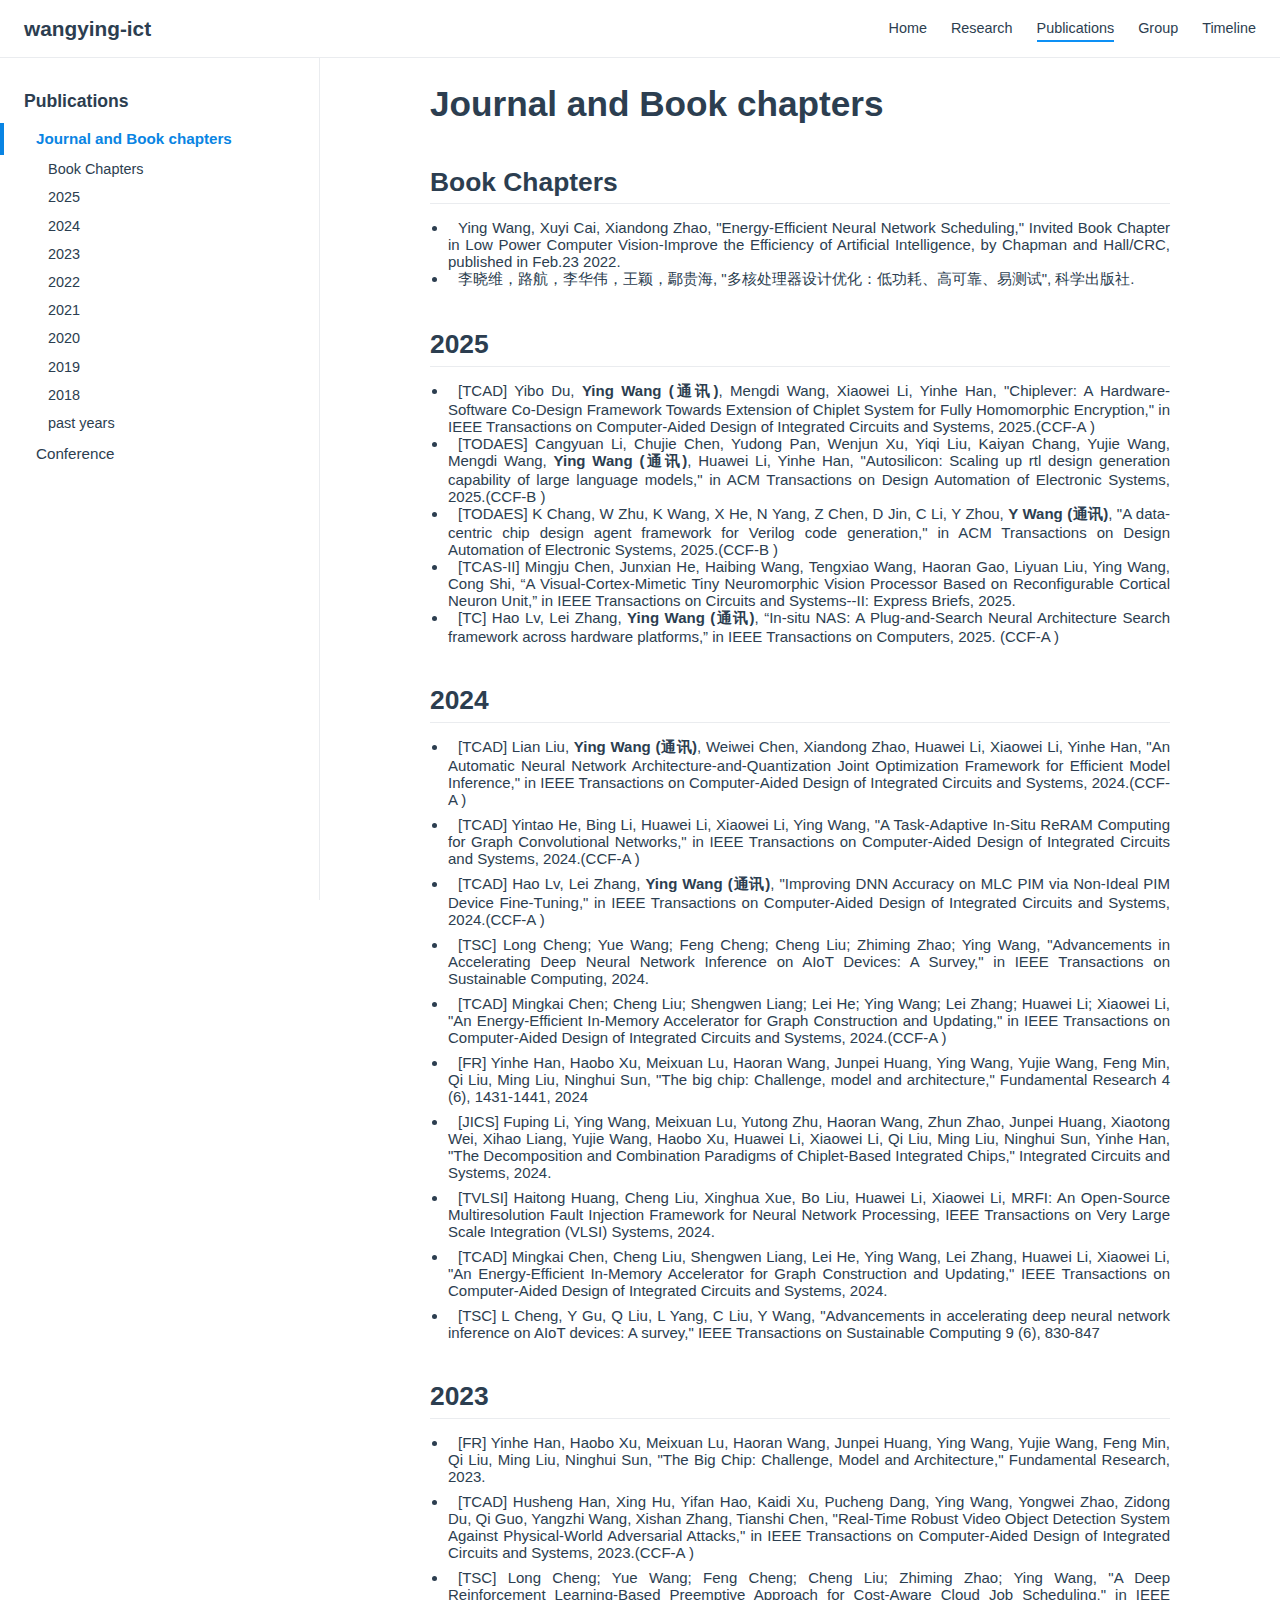
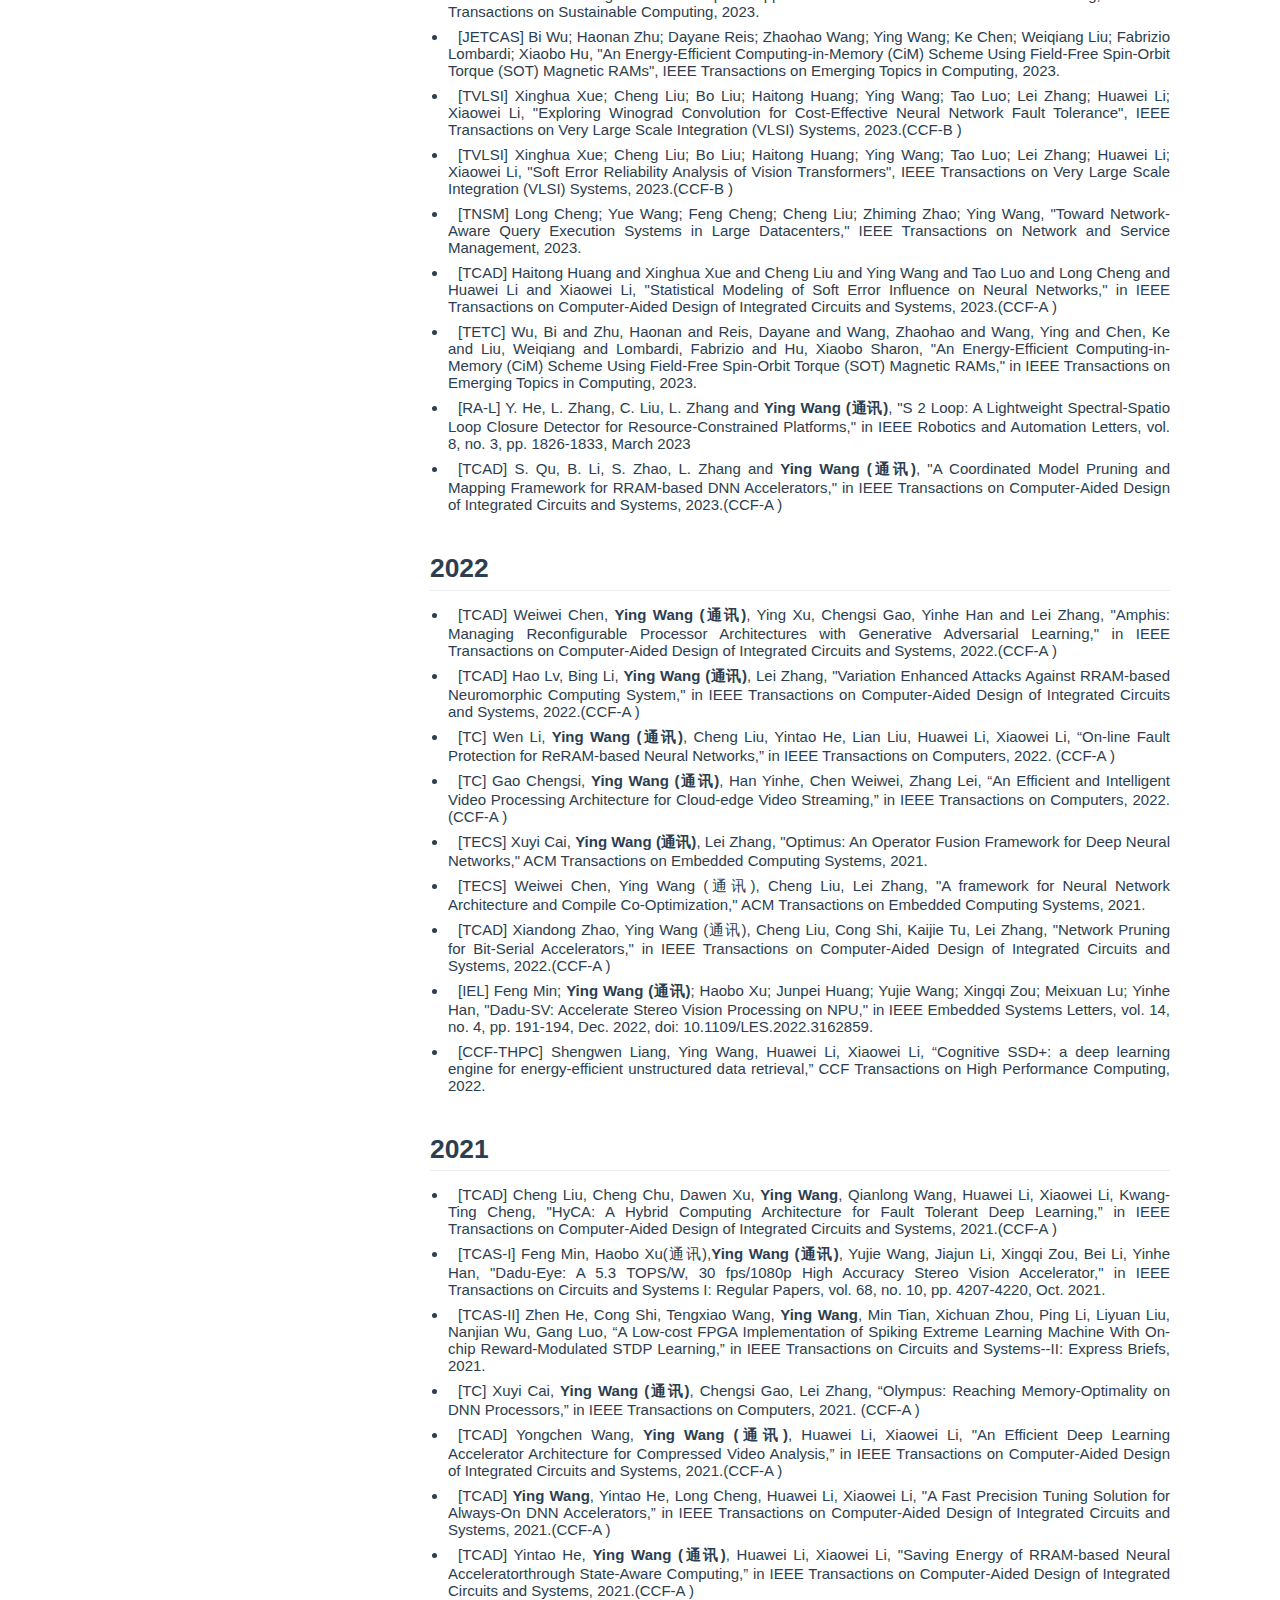
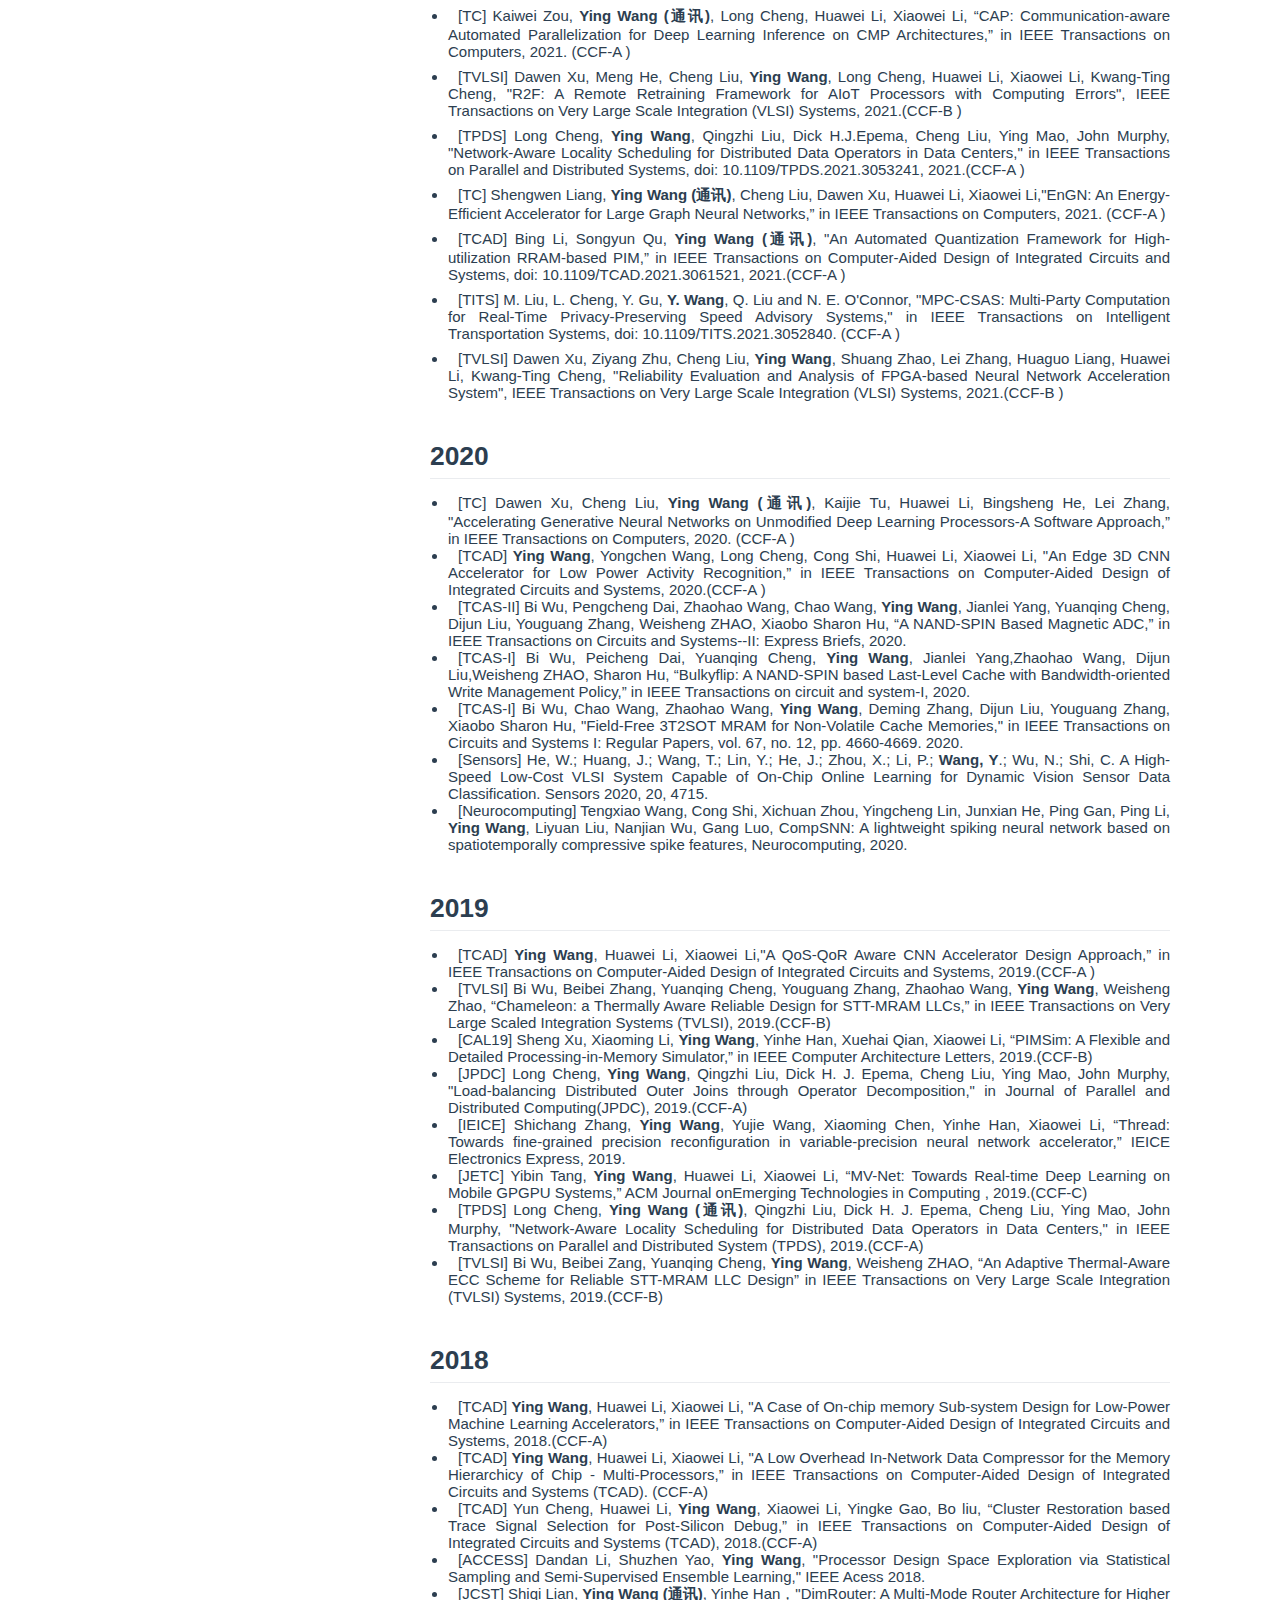
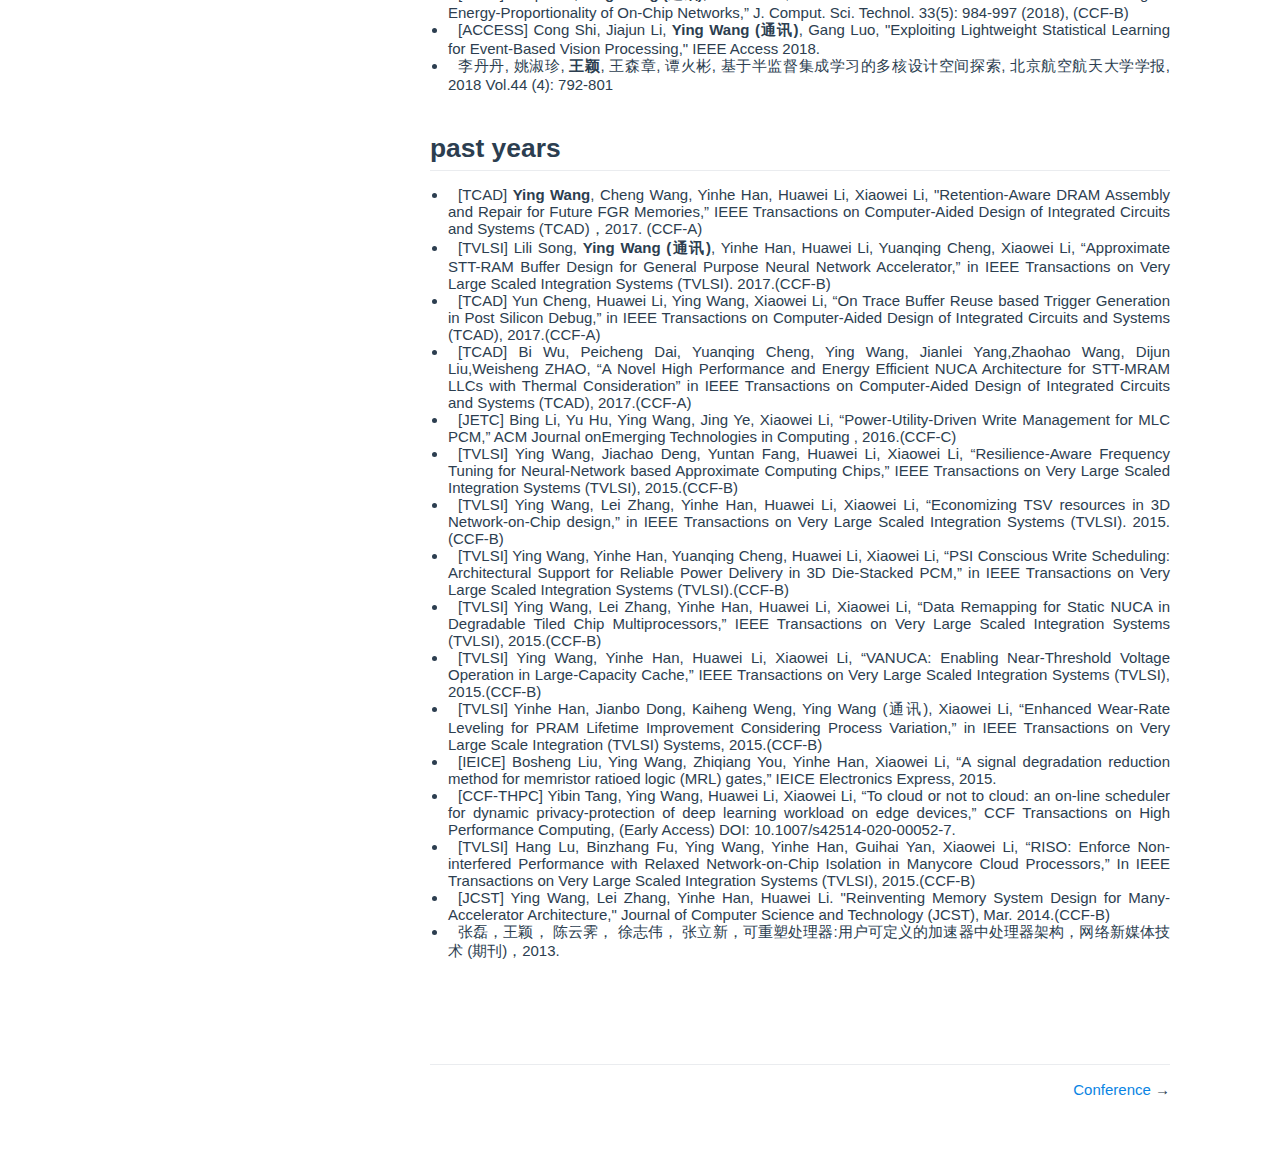
<file: publications/journals.html>
<!DOCTYPE html>
<html lang="en-US">
  <head>
    <meta charset="utf-8">
    <meta name="viewport" content="width=device-width,initial-scale=1">
    <title>Journal and Book chapters | wangying-ict</title>
    <meta name="description" content="The description of the site.">
    <link rel="icon" href="/logo.png">
    
    <link rel="preload" href="/assets/css/0.styles.38532643.css" as="style"><link rel="preload" href="/assets/js/app.631656a6.js" as="script"><link rel="preload" href="/assets/js/2.a333f883.js" as="script"><link rel="preload" href="/assets/js/11.0dc9f500.js" as="script"><link rel="prefetch" href="/assets/js/10.4d914d87.js"><link rel="prefetch" href="/assets/js/12.ec4358e1.js"><link rel="prefetch" href="/assets/js/13.ebc99e9d.js"><link rel="prefetch" href="/assets/js/14.37e94a80.js"><link rel="prefetch" href="/assets/js/15.2d7e636c.js"><link rel="prefetch" href="/assets/js/3.d80e1b52.js"><link rel="prefetch" href="/assets/js/4.611f6494.js"><link rel="prefetch" href="/assets/js/5.98a0f602.js"><link rel="prefetch" href="/assets/js/6.1f4af096.js"><link rel="prefetch" href="/assets/js/7.63e8356a.js"><link rel="prefetch" href="/assets/js/8.e71fd432.js"><link rel="prefetch" href="/assets/js/9.f1062c25.js">
    <link rel="stylesheet" href="/assets/css/0.styles.38532643.css">
  </head>
  <body>
    <div id="app" data-server-rendered="true"><div class="theme-container research-page"><header class="navbar"><div class="sidebar-button"><svg xmlns="http://www.w3.org/2000/svg" aria-hidden="true" role="img" viewBox="0 0 448 512" class="icon"><path fill="currentColor" d="M436 124H12c-6.627 0-12-5.373-12-12V80c0-6.627 5.373-12 12-12h424c6.627 0 12 5.373 12 12v32c0 6.627-5.373 12-12 12zm0 160H12c-6.627 0-12-5.373-12-12v-32c0-6.627 5.373-12 12-12h424c6.627 0 12 5.373 12 12v32c0 6.627-5.373 12-12 12zm0 160H12c-6.627 0-12-5.373-12-12v-32c0-6.627 5.373-12 12-12h424c6.627 0 12 5.373 12 12v32c0 6.627-5.373 12-12 12z"></path></svg></div> <a href="/" class="home-link router-link-active"><!----> <span class="site-name">wangying-ict</span></a> <div class="links"><!----> <nav class="nav-links can-hide"><div class="nav-item"><a href="/" class="nav-link">Home</a></div><div class="nav-item"><a href="/research/" class="nav-link">Research</a></div><div class="nav-item"><a href="/publications/" class="nav-link router-link-active">Publications</a></div><div class="nav-item"><a href="/group/" class="nav-link">Group</a></div><div class="nav-item"><a href="/timeline/" class="nav-link">Timeline</a></div> <!----></nav></div></header> <div class="sidebar-mask"></div> <aside class="sidebar"><nav class="nav-links"><div class="nav-item"><a href="/" class="nav-link">Home</a></div><div class="nav-item"><a href="/research/" class="nav-link">Research</a></div><div class="nav-item"><a href="/publications/" class="nav-link router-link-active">Publications</a></div><div class="nav-item"><a href="/group/" class="nav-link">Group</a></div><div class="nav-item"><a href="/timeline/" class="nav-link">Timeline</a></div> <!----></nav>  <ul class="sidebar-links"><li><section class="sidebar-group depth-0"><p class="sidebar-heading open"><span>Publications</span> <!----></p> <ul class="sidebar-links sidebar-group-items"><li><a href="/publications/journals.html" class="active sidebar-link">Journal and Book chapters</a><ul class="sidebar-sub-headers"><li class="sidebar-sub-header"><a href="/publications/journals.html#book-chapters" class="sidebar-link">Book Chapters</a></li><li class="sidebar-sub-header"><a href="/publications/journals.html#_2025" class="sidebar-link">2025</a></li><li class="sidebar-sub-header"><a href="/publications/journals.html#_2024" class="sidebar-link">2024</a></li><li class="sidebar-sub-header"><a href="/publications/journals.html#_2023" class="sidebar-link">2023</a></li><li class="sidebar-sub-header"><a href="/publications/journals.html#_2022" class="sidebar-link">2022</a></li><li class="sidebar-sub-header"><a href="/publications/journals.html#_2021" class="sidebar-link">2021</a></li><li class="sidebar-sub-header"><a href="/publications/journals.html#_2020" class="sidebar-link">2020</a></li><li class="sidebar-sub-header"><a href="/publications/journals.html#_2019" class="sidebar-link">2019</a></li><li class="sidebar-sub-header"><a href="/publications/journals.html#_2018" class="sidebar-link">2018</a></li><li class="sidebar-sub-header"><a href="/publications/journals.html#past-years" class="sidebar-link">past years</a></li></ul></li><li><a href="/publications/conferences.html" class="sidebar-link">Conference</a></li></ul></section></li></ul> </aside> <main class="page"> <div class="theme-default-content content__default"><h1 id="journal-and-book-chapters">Journal and Book chapters</h1> <h2 id="book-chapters">Book Chapters</h2> <ul><li>Ying Wang, Xuyi Cai, Xiandong Zhao, &quot;Energy-Efficient Neural Network Scheduling,&quot; Invited Book Chapter in Low Power Computer Vision-Improve the Efficiency of Artificial Intelligence, by Chapman and Hall/CRC, published in Feb.23 2022.</li> <li>李晓维，路航，李华伟，王颖，鄢贵海, &quot;多核处理器设计优化：低功耗、高可靠、易测试&quot;, 科学出版社.</li></ul> <h2 id="_2025">2025</h2> <ul><li>[TCAD] Yibo Du, <strong>Ying Wang (通讯)</strong>, Mengdi Wang, Xiaowei Li, Yinhe Han, &quot;Chiplever: A Hardware-Software Co-Design Framework Towards Extension of Chiplet System for Fully Homomorphic Encryption,&quot; in IEEE Transactions on Computer-Aided Design of Integrated Circuits and Systems, 2025.(CCF-A )</li> <li>[TODAES] Cangyuan Li, Chujie Chen, Yudong Pan, Wenjun Xu, Yiqi Liu, Kaiyan Chang, Yujie Wang, Mengdi Wang, <strong>Ying Wang (通讯)</strong>, Huawei Li, Yinhe Han, &quot;Autosilicon: Scaling up rtl design generation capability of large language models,&quot; in ACM Transactions on Design Automation of Electronic Systems, 2025.(CCF-B )</li> <li>[TODAES] K Chang, W Zhu, K Wang, X He, N Yang, Z Chen, D Jin, C Li, Y Zhou, <strong>Y Wang (通讯)</strong>, &quot;A data-centric chip design agent framework for Verilog code generation,&quot; in ACM Transactions on Design Automation of Electronic Systems, 2025.(CCF-B )</li> <li>[TCAS-II] Mingju Chen, Junxian He, Haibing Wang, Tengxiao Wang, Haoran Gao, Liyuan Liu, Ying Wang, Cong Shi, “A Visual-Cortex-Mimetic Tiny Neuromorphic Vision Processor Based on Reconfigurable Cortical Neuron Unit,” in IEEE Transactions on Circuits and Systems--II: Express Briefs, 2025.</li> <li>[TC] Hao Lv, Lei Zhang, <strong>Ying Wang (通讯)</strong>, “In-situ NAS: A Plug-and-Search Neural Architecture Search framework across hardware platforms,” in IEEE Transactions on Computers, 2025. (CCF-A )</li></ul> <h2 id="_2024">2024</h2> <ul><li><p>[TCAD] Lian Liu, <strong>Ying Wang (通讯)</strong>, Weiwei Chen, Xiandong Zhao, Huawei Li, Xiaowei Li, Yinhe Han, &quot;An Automatic Neural Network Architecture-and-Quantization Joint Optimization Framework for Efficient Model Inference,&quot; in IEEE Transactions on Computer-Aided Design of Integrated Circuits and Systems, 2024.(CCF-A )</p></li> <li><p>[TCAD] Yintao He, Bing Li, Huawei Li, Xiaowei Li, Ying Wang, &quot;A Task-Adaptive In-Situ ReRAM Computing for Graph Convolutional Networks,&quot; in IEEE Transactions on Computer-Aided Design of Integrated Circuits and Systems, 2024.(CCF-A )</p></li> <li><p>[TCAD] Hao Lv, Lei Zhang, <strong>Ying Wang (通讯)</strong>, &quot;Improving DNN Accuracy on MLC PIM via Non-Ideal PIM Device Fine-Tuning,&quot; in IEEE Transactions on Computer-Aided Design of Integrated Circuits and Systems, 2024.(CCF-A )</p></li> <li><p>[TSC] Long Cheng; Yue Wang; Feng Cheng; Cheng Liu; Zhiming Zhao; Ying Wang, &quot;Advancements in Accelerating Deep Neural Network Inference on AIoT Devices: A Survey,&quot; in IEEE Transactions on Sustainable Computing, 2024.</p></li> <li><p>[TCAD] Mingkai Chen; Cheng Liu; Shengwen Liang; Lei He; Ying Wang; Lei Zhang; Huawei Li; Xiaowei Li, &quot;An Energy-Efficient In-Memory Accelerator for Graph Construction and Updating,&quot; in IEEE Transactions on Computer-Aided Design of Integrated Circuits and Systems, 2024.(CCF-A )</p></li> <li><p>[FR] Yinhe Han, Haobo Xu, Meixuan Lu, Haoran Wang, Junpei Huang, Ying Wang, Yujie Wang, Feng Min, Qi Liu, Ming Liu, Ninghui Sun, &quot;The big chip: Challenge, model and architecture,&quot; Fundamental Research 4 (6), 1431-1441, 2024</p></li> <li><p>[JICS] Fuping Li, Ying Wang, Meixuan Lu, Yutong Zhu, Haoran Wang, Zhun Zhao, Junpei Huang, Xiaotong Wei, Xihao Liang, Yujie Wang, Haobo Xu, Huawei Li, Xiaowei Li, Qi Liu, Ming Liu, Ninghui Sun, Yinhe Han, &quot;The Decomposition and Combination Paradigms of Chiplet-Based Integrated Chips,&quot; Integrated Circuits and Systems, 2024.</p></li> <li><p>[TVLSI] Haitong Huang, Cheng Liu, Xinghua Xue, Bo Liu, Huawei Li, Xiaowei Li, MRFI: An Open-Source Multiresolution Fault Injection Framework for Neural Network Processing, IEEE Transactions on Very Large Scale Integration (VLSI) Systems, 2024.</p></li> <li><p>[TCAD] Mingkai Chen, Cheng Liu, Shengwen Liang, Lei He, Ying Wang, Lei Zhang, Huawei Li, Xiaowei Li, &quot;An Energy-Efficient In-Memory Accelerator for Graph Construction and Updating,&quot; IEEE Transactions on Computer-Aided Design of Integrated Circuits and Systems, 2024.</p></li> <li><p>[TSC] L Cheng, Y Gu, Q Liu, L Yang, C Liu, Y Wang, &quot;Advancements in accelerating deep neural network inference on AIoT devices: A survey,&quot; IEEE Transactions on Sustainable Computing 9 (6), 830-847</p></li></ul> <h2 id="_2023">2023</h2> <ul><li><p>[FR] Yinhe Han, Haobo Xu, Meixuan Lu, Haoran Wang, Junpei Huang, Ying Wang, Yujie Wang, Feng Min, Qi Liu, Ming Liu, Ninghui Sun, &quot;The Big Chip: Challenge, Model and Architecture,&quot; Fundamental Research, 2023.</p></li> <li><p>[TCAD] Husheng Han, Xing Hu, Yifan Hao, Kaidi Xu, Pucheng Dang, Ying Wang, Yongwei Zhao, Zidong Du, Qi Guo, Yangzhi Wang, Xishan Zhang, Tianshi Chen, &quot;Real-Time Robust Video Object Detection System Against Physical-World Adversarial Attacks,&quot; in IEEE Transactions on Computer-Aided Design of Integrated Circuits and Systems, 2023.(CCF-A )</p></li> <li><p>[TSC] Long Cheng; Yue Wang; Feng Cheng; Cheng Liu; Zhiming Zhao; Ying Wang, &quot;A Deep Reinforcement Learning-Based Preemptive Approach for Cost-Aware Cloud Job Scheduling,&quot; in IEEE Transactions on Sustainable Computing, 2023.</p></li> <li><p>[JETCAS] Bi Wu; Haonan Zhu; Dayane Reis; Zhaohao Wang; Ying Wang; Ke Chen; Weiqiang Liu; Fabrizio Lombardi; Xiaobo Hu, &quot;An Energy-Efficient Computing-in-Memory (CiM) Scheme Using Field-Free Spin-Orbit Torque (SOT) Magnetic RAMs&quot;, IEEE Transactions on Emerging Topics in Computing, 2023.</p></li> <li><p>[TVLSI] Xinghua Xue; Cheng Liu; Bo Liu; Haitong Huang; Ying Wang; Tao Luo; Lei Zhang; Huawei Li; Xiaowei Li, &quot;Exploring Winograd Convolution for Cost-Effective Neural Network Fault Tolerance&quot;, IEEE Transactions on Very Large Scale Integration (VLSI) Systems, 2023.(CCF-B )</p></li> <li><p>[TVLSI] Xinghua Xue; Cheng Liu; Bo Liu; Haitong Huang; Ying Wang; Tao Luo; Lei Zhang; Huawei Li; Xiaowei Li, &quot;Soft Error Reliability Analysis of Vision Transformers&quot;, IEEE Transactions on Very Large Scale Integration (VLSI) Systems, 2023.(CCF-B )</p></li> <li><p>[TNSM] Long Cheng; Yue Wang; Feng Cheng; Cheng Liu; Zhiming Zhao; Ying Wang, &quot;Toward Network-Aware Query Execution Systems in Large Datacenters,&quot; IEEE Transactions on Network and Service Management, 2023.</p></li> <li><p>[TCAD] Haitong Huang and Xinghua Xue and Cheng Liu and Ying Wang and Tao Luo and Long Cheng and Huawei Li and Xiaowei Li, &quot;Statistical Modeling of Soft Error Influence on Neural Networks,&quot; in IEEE Transactions on Computer-Aided Design of Integrated Circuits and Systems, 2023.(CCF-A )</p></li> <li><p>[TETC] Wu, Bi and Zhu, Haonan and Reis, Dayane and Wang, Zhaohao and Wang, Ying and Chen, Ke and Liu, Weiqiang and Lombardi, Fabrizio and Hu, Xiaobo Sharon, &quot;An Energy-Efficient Computing-in-Memory (CiM) Scheme Using Field-Free Spin-Orbit Torque (SOT) Magnetic RAMs,&quot; in IEEE Transactions on Emerging Topics in Computing, 2023.</p></li> <li><p>[RA-L] Y. He, L. Zhang, C. Liu, L. Zhang and <strong>Ying Wang (通讯)</strong>, &quot;S 2  Loop: A Lightweight Spectral-Spatio Loop Closure Detector for Resource-Constrained Platforms,&quot; in IEEE Robotics and Automation Letters, vol. 8, no. 3, pp. 1826-1833, March 2023</p></li> <li><p>[TCAD] S. Qu, B. Li, S. Zhao, L. Zhang and <strong>Ying Wang (通讯)</strong>, &quot;A Coordinated Model Pruning and Mapping Framework for RRAM-based DNN Accelerators,&quot; in IEEE Transactions on Computer-Aided Design of Integrated Circuits and Systems, 2023.(CCF-A )</p></li></ul> <h2 id="_2022">2022</h2> <ul><li><p>[TCAD] Weiwei Chen, <strong>Ying Wang (通讯)</strong>, Ying Xu, Chengsi Gao, Yinhe Han and Lei Zhang, &quot;Amphis: Managing Reconfigurable Processor Architectures with Generative Adversarial Learning,&quot; in IEEE Transactions on Computer-Aided Design of Integrated Circuits and Systems, 2022.(CCF-A )</p></li> <li><p>[TCAD] Hao Lv, Bing Li, <strong>Ying Wang (通讯)</strong>, Lei Zhang, &quot;Variation Enhanced Attacks Against RRAM-based Neuromorphic Computing System,&quot; in IEEE Transactions on Computer-Aided Design of Integrated Circuits and Systems, 2022.(CCF-A )</p></li> <li><p>[TC] Wen Li, <strong>Ying Wang (通讯)</strong>, Cheng Liu, Yintao He, Lian Liu, Huawei Li, Xiaowei Li, “On-line Fault Protection for ReRAM-based Neural Networks,” in IEEE Transactions on Computers, 2022. (CCF-A )</p></li> <li><p>[TC] Gao Chengsi, <strong>Ying Wang (通讯)</strong>, Han Yinhe, Chen Weiwei, Zhang Lei, “An Efficient and Intelligent Video Processing Architecture for Cloud-edge Video Streaming,” in IEEE Transactions on Computers, 2022. (CCF-A )</p></li> <li><p>[TECS] Xuyi Cai, <strong>Ying Wang (通讯)</strong>, Lei Zhang, &quot;Optimus: An Operator Fusion Framework for Deep Neural Networks,&quot; ACM Transactions on Embedded Computing Systems, 2021.</p></li> <li><p>[TECS] Weiwei Chen, Ying Wang (通讯), Cheng Liu, Lei Zhang, &quot;A framework for Neural Network Architecture and Compile Co-Optimization,&quot; ACM Transactions on Embedded Computing Systems, 2021.</p></li> <li><p>[TCAD] Xiandong Zhao, Ying Wang (通讯), Cheng Liu, Cong Shi, Kaijie Tu, Lei Zhang, &quot;Network Pruning for Bit-Serial Accelerators,&quot; in IEEE Transactions on Computer-Aided Design of Integrated Circuits and Systems, 2022.(CCF-A )</p></li> <li><p>[IEL] Feng Min; <strong>Ying Wang (通讯)</strong>; Haobo Xu; Junpei Huang; Yujie Wang; Xingqi Zou; Meixuan Lu; Yinhe Han, &quot;Dadu-SV: Accelerate Stereo Vision Processing on NPU,&quot; in IEEE Embedded Systems Letters, vol. 14, no. 4, pp. 191-194, Dec. 2022, doi: 10.1109/LES.2022.3162859.</p></li> <li><p>[CCF-THPC] Shengwen Liang, Ying Wang, Huawei Li, Xiaowei Li, “Cognitive SSD+: a deep learning engine for energy-efficient unstructured data retrieval,” CCF Transactions on High Performance Computing, 2022.</p></li></ul> <h2 id="_2021">2021</h2> <ul><li><p>[TCAD] Cheng Liu, Cheng Chu, Dawen Xu, <strong>Ying Wang</strong>, Qianlong Wang, Huawei Li, Xiaowei Li, Kwang-Ting Cheng, &quot;HyCA: A Hybrid Computing Architecture for Fault Tolerant Deep Learning,” in IEEE Transactions on Computer-Aided Design of Integrated Circuits and Systems, 2021.(CCF-A )</p></li> <li><p>[TCAS-I] Feng Min, Haobo Xu(通讯),<strong>Ying Wang (通讯)</strong>, Yujie Wang, Jiajun Li, Xingqi Zou, Bei Li, Yinhe Han, &quot;Dadu-Eye: A 5.3 TOPS/W, 30 fps/1080p High Accuracy Stereo Vision Accelerator,&quot; in IEEE Transactions on Circuits and Systems I: Regular Papers, vol. 68, no. 10, pp. 4207-4220, Oct. 2021.</p></li> <li><p>[TCAS-II] Zhen He, Cong Shi, Tengxiao Wang, <strong>Ying Wang</strong>, Min Tian, Xichuan Zhou, Ping Li, Liyuan Liu, Nanjian Wu, Gang Luo, “A Low-cost FPGA Implementation of Spiking Extreme Learning Machine With On-chip Reward-Modulated STDP Learning,” in IEEE Transactions on Circuits and Systems--II: Express Briefs, 2021.</p></li> <li><p>[TC] Xuyi Cai, <strong>Ying Wang (通讯)</strong>, Chengsi Gao, Lei Zhang, “Olympus: Reaching Memory-Optimality on DNN Processors,” in IEEE Transactions on Computers, 2021. (CCF-A )</p></li> <li><p>[TCAD] Yongchen Wang, <strong>Ying Wang (通讯)</strong>, Huawei Li, Xiaowei Li, &quot;An Efficient Deep Learning Accelerator Architecture for Compressed Video Analysis,” in IEEE Transactions on Computer-Aided Design of Integrated Circuits and Systems, 2021.(CCF-A )</p></li> <li><p>[TCAD] <strong>Ying Wang</strong>, Yintao He, Long Cheng, Huawei Li, Xiaowei Li, &quot;A Fast Precision Tuning Solution for Always-On DNN Accelerators,” in IEEE Transactions on Computer-Aided Design of Integrated Circuits and Systems, 2021.(CCF-A )</p></li> <li><p>[TCAD] Yintao He, <strong>Ying Wang (通讯)</strong>, Huawei Li, Xiaowei Li, &quot;Saving Energy of RRAM-based Neural Acceleratorthrough State-Aware Computing,” in IEEE Transactions on Computer-Aided Design of Integrated Circuits and Systems, 2021.(CCF-A )</p></li> <li><p>[TC] Kaiwei Zou, <strong>Ying Wang (通讯)</strong>, Long Cheng, Huawei Li, Xiaowei Li, “CAP: Communication-aware Automated Parallelization for Deep Learning Inference on CMP Architectures,” in IEEE Transactions on Computers, 2021. (CCF-A )</p></li> <li><p>[TVLSI] Dawen Xu, Meng He, Cheng Liu, <strong>Ying Wang</strong>, Long Cheng, Huawei Li, Xiaowei Li, Kwang-Ting Cheng, &quot;R2F: A Remote Retraining Framework for AIoT Processors with Computing Errors&quot;, IEEE Transactions on Very Large Scale Integration (VLSI) Systems, 2021.(CCF-B )</p></li> <li><p>[TPDS] Long Cheng, <strong>Ying Wang</strong>, Qingzhi Liu, Dick H.J.Epema, Cheng Liu, Ying Mao, John Murphy, &quot;Network-Aware Locality Scheduling for Distributed Data Operators in Data Centers,&quot; in IEEE Transactions on Parallel and Distributed Systems, doi: 10.1109/TPDS.2021.3053241, 2021.(CCF-A )</p></li> <li><p>[TC] Shengwen Liang, <strong>Ying Wang (通讯)</strong>, Cheng Liu, Dawen Xu, Huawei Li, Xiaowei Li,&quot;EnGN: An Energy-Efficient Accelerator for Large Graph Neural Networks,” in IEEE Transactions on Computers, 2021. (CCF-A )</p></li> <li><p>[TCAD] Bing Li, Songyun Qu, <strong>Ying Wang (通讯)</strong>, &quot;An Automated Quantization Framework for High-utilization RRAM-based PIM,” in IEEE Transactions on Computer-Aided Design of Integrated Circuits and Systems, doi: 10.1109/TCAD.2021.3061521, 2021.(CCF-A )</p></li> <li><p>[TITS] M. Liu, L. Cheng, Y. Gu, <strong>Y. Wang</strong>, Q. Liu and N. E. O'Connor, &quot;MPC-CSAS: Multi-Party Computation for Real-Time Privacy-Preserving Speed Advisory Systems,&quot; in IEEE Transactions on Intelligent Transportation Systems, doi: 10.1109/TITS.2021.3052840. (CCF-A )</p></li> <li><p>[TVLSI] Dawen Xu, Ziyang Zhu, Cheng Liu, <strong>Ying Wang</strong>, Shuang Zhao, Lei Zhang, Huaguo Liang, Huawei Li, Kwang-Ting Cheng, &quot;Reliability Evaluation and Analysis of FPGA-based Neural Network Acceleration System&quot;, IEEE Transactions on Very Large Scale Integration (VLSI) Systems, 2021.(CCF-B )</p></li></ul> <h2 id="_2020">2020</h2> <ul><li>[TC] Dawen Xu, Cheng Liu, <strong>Ying Wang (通讯)</strong>, Kaijie Tu, Huawei Li, Bingsheng He, Lei Zhang, &quot;Accelerating Generative Neural Networks on Unmodified Deep Learning Processors-A Software Approach,” in IEEE Transactions on Computers, 2020. (CCF-A )</li> <li>[TCAD] <strong>Ying Wang</strong>, Yongchen Wang, Long Cheng, Cong Shi, Huawei Li, Xiaowei Li, &quot;An Edge 3D CNN Accelerator for Low Power Activity Recognition,” in IEEE Transactions on Computer-Aided Design of Integrated Circuits and Systems, 2020.(CCF-A )</li> <li>[TCAS-II] Bi Wu, Pengcheng Dai, Zhaohao Wang, Chao Wang, <strong>Ying Wang</strong>, Jianlei Yang, Yuanqing Cheng, Dijun Liu, Youguang Zhang, Weisheng ZHAO, Xiaobo Sharon Hu, “A NAND-SPIN Based Magnetic ADC,” in IEEE Transactions on Circuits and Systems--II: Express Briefs, 2020.</li> <li>[TCAS-I] Bi Wu, Peicheng Dai, Yuanqing Cheng, <strong>Ying Wang</strong>, Jianlei Yang,Zhaohao Wang, Dijun Liu,Weisheng ZHAO, Sharon Hu, “Bulkyflip: A NAND-SPIN based Last-Level Cache with Bandwidth-oriented Write Management Policy,” in IEEE Transactions on circuit and system-I, 2020.</li> <li>[TCAS-I] Bi Wu, Chao Wang, Zhaohao Wang, <strong>Ying Wang</strong>, Deming Zhang, Dijun Liu, Youguang Zhang, Xiaobo Sharon Hu, &quot;Field-Free 3T2SOT MRAM for Non-Volatile Cache Memories,&quot; in IEEE Transactions on Circuits and Systems I: Regular Papers, vol. 67, no. 12, pp. 4660-4669. 2020.</li> <li>[Sensors] He, W.; Huang, J.; Wang, T.; Lin, Y.; He, J.; Zhou, X.; Li, P.; <strong>Wang, Y</strong>.; Wu, N.; Shi, C. A High-Speed Low-Cost VLSI System Capable of On-Chip Online Learning for Dynamic Vision Sensor Data Classification. Sensors 2020, 20, 4715.</li> <li>[Neurocomputing] Tengxiao Wang, Cong Shi, Xichuan Zhou, Yingcheng Lin, Junxian He, Ping Gan, Ping Li, <strong>Ying Wang</strong>, Liyuan Liu, Nanjian Wu, Gang Luo, CompSNN: A lightweight spiking neural network based on spatiotemporally compressive spike features, Neurocomputing, 2020.</li></ul> <h2 id="_2019">2019</h2> <ul><li>[TCAD] <strong>Ying Wang</strong>, Huawei Li, Xiaowei Li,&quot;A QoS-QoR Aware CNN Accelerator Design Approach,” in IEEE Transactions on Computer-Aided Design of Integrated Circuits and Systems, 2019.(CCF-A )</li> <li>[TVLSI] Bi Wu, Beibei Zhang, Yuanqing Cheng, Youguang Zhang, Zhaohao Wang, <strong>Ying Wang</strong>, Weisheng Zhao, “Chameleon: a Thermally Aware Reliable Design for STT-MRAM LLCs,” in IEEE Transactions on Very Large Scaled Integration Systems (TVLSI), 2019.(CCF-B)</li> <li>[CAL19] Sheng Xu, Xiaoming Li, <strong>Ying Wang</strong>, Yinhe Han, Xuehai Qian, Xiaowei Li, “PIMSim: A Flexible and Detailed Processing-in-Memory Simulator,” in IEEE Computer Architecture Letters, 2019.(CCF-B)</li> <li>[JPDC] Long Cheng, <strong>Ying Wang</strong>, Qingzhi Liu, Dick H. J. Epema, Cheng Liu, Ying Mao, John Murphy, &quot;Load-balancing Distributed Outer Joins through Operator Decomposition,&quot; in Journal of Parallel and Distributed Computing(JPDC), 2019.(CCF-A)</li> <li>[IEICE] Shichang Zhang, <strong>Ying Wang</strong>, Yujie Wang, Xiaoming Chen, Yinhe Han, Xiaowei Li, “Thread: Towards fine-grained precision reconfiguration in variable-precision neural network accelerator,” IEICE Electronics Express, 2019.</li> <li>[JETC] Yibin Tang, <strong>Ying Wang</strong>, Huawei Li, Xiaowei Li, “MV-Net: Towards Real-time Deep Learning on Mobile GPGPU Systems,” ACM Journal onEmerging Technologies in Computing , 2019.(CCF-C)</li> <li>[TPDS] Long Cheng, <strong>Ying Wang (通讯)</strong>, Qingzhi Liu, Dick H. J. Epema, Cheng Liu, Ying Mao, John Murphy, &quot;Network-Aware Locality Scheduling for Distributed Data Operators in Data Centers,&quot; in IEEE Transactions on Parallel and Distributed System (TPDS), 2019.(CCF-A)</li> <li>[TVLSI] Bi Wu, Beibei Zang, Yuanqing Cheng, <strong>Ying Wang</strong>, Weisheng ZHAO, “An Adaptive Thermal-Aware ECC Scheme for Reliable STT-MRAM LLC Design” in IEEE Transactions on Very Large Scale Integration (TVLSI) Systems, 2019.(CCF-B)</li></ul> <h2 id="_2018">2018</h2> <ul><li>[TCAD] <strong>Ying Wang</strong>, Huawei Li, Xiaowei Li, &quot;A Case of On-chip memory Sub-system Design for Low-Power Machine Learning Accelerators,” in IEEE Transactions on Computer-Aided Design of Integrated Circuits and Systems, 2018.(CCF-A)</li> <li>[TCAD] <strong>Ying Wang</strong>, Huawei Li, Xiaowei Li, &quot;A Low Overhead In-Network Data Compressor for the Memory Hierarchicy of Chip - Multi-Processors,” in IEEE Transactions on Computer-Aided Design of Integrated Circuits and Systems (TCAD). (CCF-A)</li> <li>[TCAD] Yun Cheng, Huawei Li, <strong>Ying Wang</strong>, Xiaowei Li, Yingke Gao, Bo liu, “Cluster Restoration based Trace Signal Selection for Post-Silicon Debug,” in IEEE Transactions on Computer-Aided Design of Integrated Circuits and Systems (TCAD), 2018.(CCF-A)</li> <li>[ACCESS] Dandan Li, Shuzhen Yao, <strong>Ying Wang</strong>, &quot;Processor Design Space Exploration via Statistical Sampling and Semi-Supervised Ensemble Learning,&quot; IEEE Acess 2018.</li> <li>[JCST] Shiqi Lian, <strong>Ying Wang (通讯)</strong>, Yinhe Han，&quot;DimRouter: A Multi-Mode Router Architecture for Higher Energy-Proportionality of On-Chip Networks,” J. Comput. Sci. Technol. 33(5): 984-997 (2018), (CCF-B)</li> <li>[ACCESS] Cong Shi, Jiajun Li, <strong>Ying Wang (通讯)</strong>, Gang Luo, &quot;Exploiting Lightweight Statistical Learning for Event-Based Vision Processing,&quot; IEEE Access 2018.</li> <li>李丹丹, 姚淑珍, <strong>王颖</strong>, 王森章, 谭火彬, 基于半监督集成学习的多核设计空间探索, 北京航空航天大学学报, 2018 Vol.44 (4): 792-801</li></ul> <h2 id="past-years">past years</h2> <ul><li>[TCAD] <strong>Ying Wang</strong>, Cheng Wang, Yinhe Han, Huawei Li, Xiaowei Li, &quot;Retention-Aware DRAM Assembly and Repair for Future FGR Memories,” IEEE Transactions on Computer-Aided Design of Integrated Circuits and Systems (TCAD)，2017. (CCF-A)</li> <li>[TVLSI] Lili Song, <strong>Ying Wang (通讯)</strong>, Yinhe Han, Huawei Li, Yuanqing Cheng, Xiaowei Li, “Approximate STT-RAM Buffer Design for General Purpose Neural Network Accelerator,” in IEEE Transactions on Very Large Scaled Integration Systems (TVLSI). 2017.(CCF-B)</li> <li>[TCAD] Yun Cheng, Huawei Li, Ying Wang, Xiaowei Li, “On Trace Buffer Reuse based Trigger Generation in Post Silicon Debug,” in IEEE Transactions on Computer-Aided Design of Integrated Circuits and Systems (TCAD), 2017.(CCF-A)</li> <li>[TCAD] Bi Wu, Peicheng Dai, Yuanqing Cheng, Ying Wang, Jianlei Yang,Zhaohao Wang, Dijun Liu,Weisheng ZHAO, “A Novel High Performance and Energy Efficient NUCA Architecture for STT-MRAM LLCs with Thermal Consideration” in IEEE Transactions on Computer-Aided Design of Integrated Circuits and Systems (TCAD), 2017.(CCF-A)</li> <li>[JETC] Bing Li, Yu Hu, Ying Wang, Jing Ye, Xiaowei Li, “Power-Utility-Driven Write Management for MLC PCM,” ACM Journal onEmerging Technologies in Computing , 2016.(CCF-C)</li> <li>[TVLSI] Ying Wang, Jiachao Deng, Yuntan Fang, Huawei Li, Xiaowei Li, “Resilience-Aware Frequency Tuning for Neural-Network based Approximate Computing Chips,” IEEE Transactions on Very Large Scaled Integration Systems (TVLSI), 2015.(CCF-B)</li> <li>[TVLSI] Ying Wang, Lei Zhang, Yinhe Han, Huawei Li, Xiaowei Li, “Economizing TSV resources in 3D Network-on-Chip design,” in IEEE Transactions on Very Large Scaled Integration Systems (TVLSI). 2015.(CCF-B)</li> <li>[TVLSI] Ying Wang, Yinhe Han, Yuanqing Cheng, Huawei Li, Xiaowei Li, “PSI Conscious Write Scheduling: Architectural Support for Reliable Power Delivery in 3D Die-Stacked PCM,” in IEEE Transactions on Very Large Scaled Integration Systems (TVLSI).(CCF-B)</li> <li>[TVLSI] Ying Wang, Lei Zhang, Yinhe Han, Huawei Li, Xiaowei Li, “Data Remapping for Static NUCA in Degradable Tiled Chip Multiprocessors,” IEEE Transactions on Very Large Scaled Integration Systems (TVLSI), 2015.(CCF-B)</li> <li>[TVLSI] Ying Wang, Yinhe Han, Huawei Li, Xiaowei Li, “VANUCA: Enabling Near-Threshold Voltage Operation in Large-Capacity Cache,” IEEE Transactions on Very Large Scaled Integration Systems (TVLSI), 2015.(CCF-B)</li> <li>[TVLSI] Yinhe Han, Jianbo Dong, Kaiheng Weng, Ying Wang (通讯), Xiaowei Li, “Enhanced Wear-Rate Leveling for PRAM Lifetime Improvement Considering Process Variation,” in IEEE Transactions on Very Large Scale Integration (TVLSI) Systems, 2015.(CCF-B)</li> <li>[IEICE] Bosheng Liu, Ying Wang, Zhiqiang You, Yinhe Han, Xiaowei Li, “A signal degradation reduction method for memristor ratioed logic (MRL) gates,” IEICE Electronics Express, 2015.</li> <li>[CCF-THPC] Yibin Tang, Ying Wang, Huawei Li, Xiaowei Li, “To cloud or not to cloud: an on‑line scheduler for dynamic privacy‑protection of deep learning workload on edge devices,” CCF Transactions on High Performance Computing, (Early Access) DOI: 10.1007/s42514-020-00052-7.</li> <li>[TVLSI] Hang Lu, Binzhang Fu, Ying Wang, Yinhe Han, Guihai Yan, Xiaowei Li, “RISO: Enforce Non-interfered Performance with Relaxed Network-on-Chip Isolation in Manycore Cloud Processors,” In IEEE Transactions on Very Large Scaled Integration Systems (TVLSI), 2015.(CCF-B)</li> <li>[JCST] Ying Wang, Lei Zhang, Yinhe Han, Huawei Li. &quot;Reinventing Memory System Design for Many-Accelerator Architecture,&quot; Journal of Computer Science and Technology (JCST), Mar. 2014.(CCF-B)</li> <li>张磊，王颖， 陈云霁， 徐志伟， 张立新，可重塑处理器:用户可定义的加速器中处理器架构，网络新媒体技术 (期刊)，2013.</li></ul></div> <footer class="page-edit"><!----> <!----></footer> <div class="page-nav"><p class="inner"><!----> <span class="next"><a href="/publications/conferences.html">Conference</a>
      →
    </span></p></div> </main></div><div class="global-ui"></div></div>
    <script src="/assets/js/app.631656a6.js" defer></script><script src="/assets/js/2.a333f883.js" defer></script><script src="/assets/js/11.0dc9f500.js" defer></script>
  </body>
</html>
</file>
<file: assets/css/0.styles.38532643.css>
#nprogress{pointer-events:none}#nprogress .bar{background:#0984e3;position:fixed;z-index:1031;top:0;left:0;width:100%;height:2px}#nprogress .peg{display:block;position:absolute;right:0;width:100px;height:100%;box-shadow:0 0 10px #0984e3,0 0 5px #0984e3;opacity:1;-webkit-transform:rotate(3deg) translateY(-4px);transform:rotate(3deg) translateY(-4px)}#nprogress .spinner{display:block;position:fixed;z-index:1031;top:15px;right:15px}#nprogress .spinner-icon{width:18px;height:18px;box-sizing:border-box;border-color:#0984e3 transparent transparent #0984e3;border-style:solid;border-width:2px;border-radius:50%;-webkit-animation:nprogress-spinner .4s linear infinite;animation:nprogress-spinner .4s linear infinite}.nprogress-custom-parent{overflow:hidden;position:relative}.nprogress-custom-parent #nprogress .bar,.nprogress-custom-parent #nprogress .spinner{position:absolute}@-webkit-keyframes nprogress-spinner{0%{-webkit-transform:rotate(0deg);transform:rotate(0deg)}to{-webkit-transform:rotate(1turn);transform:rotate(1turn)}}@keyframes nprogress-spinner{0%{-webkit-transform:rotate(0deg);transform:rotate(0deg)}to{-webkit-transform:rotate(1turn);transform:rotate(1turn)}}.icon.outbound{color:#aaa;display:inline-block;vertical-align:middle;position:relative;top:-1px}.home{padding:3.6rem 2rem 0;max-width:960px;margin:0 auto;display:block}.home .hero{text-align:center}.home .hero img{max-width:100%;max-height:280px;display:block;margin:3rem auto 1.5rem}.home .hero h1{font-size:3rem}.home .hero .action,.home .hero .description,.home .hero h1{margin:1.8rem auto}.home .hero .description{max-width:35rem;font-size:1.6rem;line-height:1.3;color:#6a8bad}.home .hero .action-button{display:inline-block;font-size:1.2rem;color:#fff;background-color:#0984e3;padding:.8rem 1.6rem;border-radius:4px;-webkit-transition:background-color .1s ease;transition:background-color .1s ease;box-sizing:border-box;border-bottom:1px solid #0877cc}.home .hero .action-button:hover{background-color:#1292f6}.home .features{border-top:1px solid #eaecef;padding:1.2rem 0;margin-top:2.5rem;display:-webkit-box;display:flex;flex-wrap:wrap;-webkit-box-align:start;align-items:flex-start;align-content:stretch;-webkit-box-pack:justify;justify-content:space-between}.home .feature{-webkit-box-flex:1;flex-grow:1;flex-basis:30%;max-width:30%}.home .feature h2{font-size:1.4rem;font-weight:500;border-bottom:none;padding-bottom:0;color:#3a5169}.home .feature p{color:#4e6e8e}.home .footer{padding:2.5rem;border-top:1px solid #eaecef;text-align:center;color:#4e6e8e}@media (max-width:719px){.home .features{-webkit-box-orient:vertical;-webkit-box-direction:normal;flex-direction:column}.home .feature{max-width:100%;padding:0 2.5rem}}@media (max-width:419px){.home{padding-left:1.5rem;padding-right:1.5rem}.home .hero img{max-height:210px;margin:2rem auto 1.2rem}.home .hero h1{font-size:2rem}.home .hero .action,.home .hero .description,.home .hero h1{margin:1.2rem auto}.home .hero .description{font-size:1.2rem}.home .hero .action-button{font-size:1rem;padding:.6rem 1.2rem}.home .feature h2{font-size:1.25rem}}.search-box{display:inline-block;position:relative;margin-right:1rem}.search-box input{cursor:text;width:10rem;height:2rem;color:#4e6e8e;display:inline-block;border:1px solid #cfd4db;border-radius:2rem;font-size:.9rem;line-height:2rem;padding:0 .5rem 0 2rem;outline:none;-webkit-transition:all .2s ease;transition:all .2s ease;background:#fff url(/assets/img/search.83621669.svg) .6rem .5rem no-repeat;background-size:1rem}.search-box input:focus{cursor:auto;border-color:#0984e3}.search-box .suggestions{background:#fff;width:20rem;position:absolute;top:1.5rem;border:1px solid #cfd4db;border-radius:6px;padding:.4rem;list-style-type:none}.search-box .suggestions.align-right{right:0}.search-box .suggestion{line-height:1.4;padding:.4rem .6rem;border-radius:4px;cursor:pointer}.search-box .suggestion a{white-space:normal;color:#5d82a6}.search-box .suggestion a .page-title{font-weight:600}.search-box .suggestion a .header{font-size:.9em;margin-left:.25em}.search-box .suggestion.focused{background-color:#f3f4f5}.search-box .suggestion.focused a{color:#0984e3}@media (max-width:959px){.search-box input{cursor:pointer;width:0;border-color:transparent;position:relative}.search-box input:focus{cursor:text;left:0;width:10rem}}@media (-ms-high-contrast:none){.search-box input{height:2rem}}@media (max-width:959px) and (min-width:719px){.search-box .suggestions{left:0}}@media (max-width:719px){.search-box{margin-right:0}.search-box input{left:1rem}.search-box .suggestions{right:0}}@media (max-width:419px){.search-box .suggestions{width:calc(100vw - 4rem)}.search-box input:focus{width:8rem}}.sidebar-button{cursor:pointer;display:none;width:1.25rem;height:1.25rem;position:absolute;padding:.6rem;top:.6rem;left:1rem}.sidebar-button .icon{display:block;width:1.25rem;height:1.25rem}@media (max-width:719px){.sidebar-button{display:block}}.dropdown-enter,.dropdown-leave-to{height:0!important}.dropdown-wrapper{cursor:pointer}.dropdown-wrapper .dropdown-title{display:block;font-size:.9rem;font-family:inherit;cursor:inherit;padding:inherit;line-height:1.4rem;background:transparent;border:none;font-weight:500;color:#2c3e50}.dropdown-wrapper .dropdown-title:hover{border-color:transparent}.dropdown-wrapper .dropdown-title .arrow{vertical-align:middle;margin-top:-1px;margin-left:.4rem}.dropdown-wrapper .nav-dropdown .dropdown-item{color:inherit;line-height:1.7rem}.dropdown-wrapper .nav-dropdown .dropdown-item h4{margin:.45rem 0 0;border-top:1px solid #eee;padding:.45rem 1.5rem 0 1.25rem}.dropdown-wrapper .nav-dropdown .dropdown-item .dropdown-subitem-wrapper{padding:0;list-style:none}.dropdown-wrapper .nav-dropdown .dropdown-item .dropdown-subitem-wrapper .dropdown-subitem{font-size:.9em}.dropdown-wrapper .nav-dropdown .dropdown-item a{display:block;line-height:1.7rem;position:relative;border-bottom:none;font-weight:400;margin-bottom:0;padding:0 1.5rem 0 1.25rem}.dropdown-wrapper .nav-dropdown .dropdown-item a.router-link-active,.dropdown-wrapper .nav-dropdown .dropdown-item a:hover{color:#0984e3}.dropdown-wrapper .nav-dropdown .dropdown-item a.router-link-active:after{content:"";width:0;height:0;border-left:5px solid #0984e3;border-top:3px solid transparent;border-bottom:3px solid transparent;position:absolute;top:calc(50% - 2px);left:9px}.dropdown-wrapper .nav-dropdown .dropdown-item:first-child h4{margin-top:0;padding-top:0;border-top:0}@media (max-width:719px){.dropdown-wrapper.open .dropdown-title{margin-bottom:.5rem}.dropdown-wrapper .dropdown-title{font-weight:600;font-size:inherit}.dropdown-wrapper .dropdown-title:hover{color:#0984e3}.dropdown-wrapper .nav-dropdown{-webkit-transition:height .1s ease-out;transition:height .1s ease-out;overflow:hidden}.dropdown-wrapper .nav-dropdown .dropdown-item h4{border-top:0;margin-top:0;padding-top:0}.dropdown-wrapper .nav-dropdown .dropdown-item>a,.dropdown-wrapper .nav-dropdown .dropdown-item h4{font-size:15px;line-height:2rem}.dropdown-wrapper .nav-dropdown .dropdown-item .dropdown-subitem{font-size:14px;padding-left:1rem}}@media (min-width:719px){.dropdown-wrapper{height:1.8rem}.dropdown-wrapper.open .nav-dropdown,.dropdown-wrapper:hover .nav-dropdown{display:block!important}.dropdown-wrapper.open:blur{display:none}.dropdown-wrapper .dropdown-title .arrow{border-left:4px solid transparent;border-right:4px solid transparent;border-top:6px solid #ccc;border-bottom:0}.dropdown-wrapper .nav-dropdown{display:none;height:auto!important;box-sizing:border-box;max-height:calc(100vh - 2.7rem);overflow-y:auto;position:absolute;top:100%;right:0;background-color:#fff;padding:.6rem 0;border:1px solid;border-color:#ddd #ddd #ccc;text-align:left;border-radius:.25rem;white-space:nowrap;margin:0}}.nav-links{display:inline-block}.nav-links a{line-height:1.4rem;color:inherit}.nav-links a.router-link-active,.nav-links a:hover{color:#0984e3}.nav-links .nav-item{position:relative;display:inline-block;margin-left:1.5rem;line-height:2rem}.nav-links .nav-item:first-child{margin-left:0}.nav-links .repo-link{margin-left:1.5rem}@media (max-width:719px){.nav-links .nav-item,.nav-links .repo-link{margin-left:0}}@media (min-width:719px){.nav-links a.router-link-active,.nav-links a:hover{color:#2c3e50}.nav-item>a:not(.external).router-link-active,.nav-item>a:not(.external):hover{margin-bottom:-2px;border-bottom:2px solid #0d90f5}}.navbar{padding:.7rem 1.5rem;line-height:2.2rem}.navbar a,.navbar img,.navbar span{display:inline-block}.navbar .logo{height:2.2rem;min-width:2.2rem;margin-right:.8rem;vertical-align:top}.navbar .site-name{font-size:1.3rem;font-weight:600;color:#2c3e50;position:relative}.navbar .links{padding-left:1.5rem;box-sizing:border-box;background-color:#fff;white-space:nowrap;font-size:.9rem;position:absolute;right:1.5rem;top:.7rem;display:-webkit-box;display:flex}.navbar .links .search-box{-webkit-box-flex:0;flex:0 0 auto;vertical-align:top}@media (max-width:719px){.navbar{padding-left:4rem}.navbar .can-hide{display:none}.navbar .links{padding-left:1.5rem}.navbar .site-name{width:calc(100vw - 9.4rem);overflow:hidden;white-space:nowrap;text-overflow:ellipsis}}.page-edit{max-width:740px;margin:0 auto;padding:2rem 2.5rem}@media (max-width:959px){.page-edit{padding:2rem}}@media (max-width:419px){.page-edit{padding:1.5rem}}.page-edit{padding-top:1rem;padding-bottom:1rem;overflow:auto}.page-edit .edit-link{display:inline-block}.page-edit .edit-link a{color:#4e6e8e;margin-right:.25rem}.page-edit .last-updated{float:right;font-size:.9em}.page-edit .last-updated .prefix{font-weight:500;color:#4e6e8e}.page-edit .last-updated .time{font-weight:400;color:#aaa}@media (max-width:719px){.page-edit .edit-link{margin-bottom:.5rem}.page-edit .last-updated{font-size:.8em;float:none;text-align:left}}.page-nav{max-width:740px;margin:0 auto;padding:2rem 2.5rem}@media (max-width:959px){.page-nav{padding:2rem}}@media (max-width:419px){.page-nav{padding:1.5rem}}.page-nav{padding-top:1rem;padding-bottom:0}.page-nav .inner{min-height:2rem;margin-top:0;border-top:1px solid #eaecef;padding-top:1rem;overflow:auto}.page-nav .next{float:right}.page{padding-bottom:2rem;display:block}.sidebar-group .sidebar-group{padding-left:.5em}.sidebar-group:not(.collapsable) .sidebar-heading:not(.clickable){cursor:auto;color:inherit}.sidebar-group.is-sub-group{padding-left:0}.sidebar-group.is-sub-group>.sidebar-heading{font-size:.95em;line-height:1.4;font-weight:400;padding-left:2rem}.sidebar-group.is-sub-group>.sidebar-heading:not(.clickable){opacity:.5}.sidebar-group.is-sub-group>.sidebar-group-items{padding-left:1rem}.sidebar-group.is-sub-group>.sidebar-group-items>li>.sidebar-link{font-size:.95em;border-left:none}.sidebar-group.depth-2>.sidebar-heading{border-left:none}.sidebar-heading{color:#2c3e50;-webkit-transition:color .15s ease;transition:color .15s ease;cursor:pointer;font-size:1.1em;font-weight:700;padding:.35rem 1.5rem .35rem 1.25rem;width:100%;box-sizing:border-box;margin:0;border-left:.25rem solid transparent}.sidebar-heading.open,.sidebar-heading:hover{color:inherit}.sidebar-heading .arrow{position:relative;top:-.12em;left:.5em}.sidebar-heading.clickable.active{font-weight:600;color:#0984e3;border-left-color:#0984e3}.sidebar-heading.clickable:hover{color:#0984e3}.sidebar-group-items{-webkit-transition:height .1s ease-out;transition:height .1s ease-out;font-size:.95em;overflow:hidden}.sidebar .sidebar-sub-headers{padding-left:1rem;font-size:.95em}a.sidebar-link{font-size:1em;font-weight:400;display:inline-block;color:#2c3e50;border-left:.25rem solid transparent;padding:.35rem 1rem .35rem 1.25rem;line-height:1.4;width:100%;box-sizing:border-box}a.sidebar-link:hover{color:#0984e3}a.sidebar-link.active{font-weight:600;color:#0984e3;border-left-color:#0984e3}.sidebar-group a.sidebar-link{padding-left:2rem}.sidebar-sub-headers a.sidebar-link{padding-top:.25rem;padding-bottom:.25rem;border-left:none}.sidebar-sub-headers a.sidebar-link.active{font-weight:500}.sidebar ul{padding:0;margin:0;list-style-type:none}.sidebar a{display:inline-block}.sidebar .nav-links{display:none;border-bottom:1px solid #eaecef;padding:.5rem 0 .75rem}.sidebar .nav-links a{font-weight:600}.sidebar .nav-links .nav-item,.sidebar .nav-links .repo-link{display:block;line-height:1.25rem;font-size:1.1em;padding:.5rem 0 .5rem 1.5rem}.sidebar>.sidebar-links{padding:1.5rem 0}.sidebar>.sidebar-links>li>a.sidebar-link{font-size:1.1em;line-height:1.7;font-weight:700}.sidebar>.sidebar-links>li:not(:first-child){margin-top:.75rem}@media (max-width:719px){.sidebar .nav-links{display:block}.sidebar .nav-links .dropdown-wrapper .nav-dropdown .dropdown-item a.router-link-active:after{top:calc(1rem - 2px)}.sidebar>.sidebar-links{padding:1rem 0}}.theme-container.home-page .page{font-size:15px;font-family:lucida grande,lucida sans unicode,lucida,Helvetica Neue,Helvetica,Arial,sans-serif}.theme-container.home-page .page p{margin:0 0 .5rem}.theme-container.home-page .page ol,.theme-container.home-page .page p,.theme-container.home-page .page ul{line-height:normal;text-align:justify}.theme-container.home-page .page a{font-weight:400}.theme-container.home-page .page .theme-default-content:not(.custom)>h2{margin-bottom:.5rem}.theme-container.home-page .page .theme-default-content:not(.custom)>h2:first-child+p{margin-top:.5rem}.theme-container.home-page .page .theme-default-content:not(.custom)>h3{padding-top:4rem}.theme-container.home-page .page .md-card{margin-top:.5em}.theme-container.home-page .page .md-card .card-image{padding:.2rem}.theme-container.home-page .page .md-card .card-image img{max-width:120px;max-height:120px}.theme-container.home-page .page .md-card .card-content p{-webkit-margin-after:.2em}@media (max-width:419px){.theme-container.home-page .page ol,.theme-container.home-page .page p,.theme-container.home-page .page ul{line-height:1.5}.theme-container.home-page .page .md-card .card-image img{width:100%;max-width:400px}}.theme-container.research-page .page p{margin:1rem 0 .5rem}.theme-container.research-page .page ol,.theme-container.research-page .page p,.theme-container.research-page .page ul{font-size:15px;font-family:lucida grande,lucida sans unicode,lucida,Helvetica Neue,Helvetica,Arial,sans-serif;text-indent:10px}.theme-container.research-page .page{font-size:14px}.theme-container.research-page .page p{margin:0 0 .5rem}.projects-page{background-color:#fafbfc;font-size:15px}.projects-page p{margin:.5rem 0;text-align:justify;text-indent:20px}.projects-page p,.theme-container.research-page .page{font-family:lucida grande,lucida sans unicode,lucida,Helvetica Neue,Helvetica,Arial,sans-serif}.theme-container.research-page .page{font-size:15px}.theme-container.research-page .page img{width:75%;height:75%;margin:.8rem auto .2rem}.theme-container.research-page .page p{margin:.5rem 0}.theme-container.research-page .page ol,.theme-container.research-page .page p,.theme-container.research-page .page ul{line-height:normal;text-align:justify}.theme-container.research-page .page a{font-weight:400}.theme-container.research-page .page .theme-default-content:not(.custom)>h2{margin-bottom:.5rem}.theme-container.research-page .page .theme-default-content:not(.custom)>h2:first-child+p{margin-top:.5rem}.theme-container.research-page .page .theme-default-content:not(.custom)>h3{padding-top:4rem}code[class*=language-],pre[class*=language-]{color:#ccc;background:none;font-family:Consolas,Monaco,Andale Mono,Ubuntu Mono,monospace;font-size:1em;text-align:left;white-space:pre;word-spacing:normal;word-break:normal;word-wrap:normal;line-height:1.5;-moz-tab-size:4;-o-tab-size:4;tab-size:4;-webkit-hyphens:none;-ms-hyphens:none;hyphens:none}pre[class*=language-]{padding:1em;margin:.5em 0;overflow:auto}:not(pre)>code[class*=language-],pre[class*=language-]{background:#2d2d2d}:not(pre)>code[class*=language-]{padding:.1em;border-radius:.3em;white-space:normal}.token.block-comment,.token.cdata,.token.comment,.token.doctype,.token.prolog{color:#999}.token.punctuation{color:#ccc}.token.attr-name,.token.deleted,.token.namespace,.token.tag{color:#e2777a}.token.function-name{color:#6196cc}.token.boolean,.token.function,.token.number{color:#f08d49}.token.class-name,.token.constant,.token.property,.token.symbol{color:#f8c555}.token.atrule,.token.builtin,.token.important,.token.keyword,.token.selector{color:#cc99cd}.token.attr-value,.token.char,.token.regex,.token.string,.token.variable{color:#7ec699}.token.entity,.token.operator,.token.url{color:#67cdcc}.token.bold,.token.important{font-weight:700}.token.italic{font-style:italic}.token.entity{cursor:help}.token.inserted{color:green}.theme-default-content code{color:#476582;padding:.25rem .5rem;margin:0;font-size:.85em;background-color:rgba(27,31,35,.05);border-radius:3px}.theme-default-content code .token.deleted{color:#ec5975}.theme-default-content code .token.inserted{color:#0984e3}.theme-default-content pre,.theme-default-content pre[class*=language-]{line-height:1.4;padding:1.25rem 1.5rem;margin:.85rem 0;background-color:#282c34;border-radius:6px;overflow:auto}.theme-default-content pre[class*=language-] code,.theme-default-content pre code{color:#fff;padding:0;background-color:transparent;border-radius:0}div[class*=language-]{position:relative;background-color:#282c34;border-radius:6px}div[class*=language-] .highlight-lines{-webkit-user-select:none;-ms-user-select:none;user-select:none;padding-top:1.3rem;position:absolute;top:0;left:0;width:100%;line-height:1.4}div[class*=language-] .highlight-lines .highlighted{background-color:rgba(0,0,0,.66)}div[class*=language-] pre,div[class*=language-] pre[class*=language-]{background:transparent;position:relative;z-index:1}div[class*=language-]:before{position:absolute;z-index:3;top:.8em;right:1em;font-size:.75rem;color:hsla(0,0%,100%,.4)}div[class*=language-]:not(.line-numbers-mode) .line-numbers-wrapper{display:none}div[class*=language-].line-numbers-mode .highlight-lines .highlighted{position:relative}div[class*=language-].line-numbers-mode .highlight-lines .highlighted:before{content:" ";position:absolute;z-index:3;left:0;top:0;display:block;width:3.5rem;height:100%;background-color:rgba(0,0,0,.66)}div[class*=language-].line-numbers-mode pre{padding-left:4.5rem;vertical-align:middle}div[class*=language-].line-numbers-mode .line-numbers-wrapper{position:absolute;top:0;width:3.5rem;text-align:center;color:hsla(0,0%,100%,.3);padding:1.25rem 0;line-height:1.4}div[class*=language-].line-numbers-mode .line-numbers-wrapper br{-webkit-user-select:none;-ms-user-select:none;user-select:none}div[class*=language-].line-numbers-mode .line-numbers-wrapper .line-number{position:relative;z-index:4;-webkit-user-select:none;-ms-user-select:none;user-select:none;font-size:.85em}div[class*=language-].line-numbers-mode:after{content:"";position:absolute;z-index:2;top:0;left:0;width:3.5rem;height:100%;border-radius:6px 0 0 6px;border-right:1px solid rgba(0,0,0,.66);background-color:#282c34}div[class~=language-js]:before{content:"js"}div[class~=language-ts]:before{content:"ts"}div[class~=language-html]:before{content:"html"}div[class~=language-md]:before{content:"md"}div[class~=language-vue]:before{content:"vue"}div[class~=language-css]:before{content:"css"}div[class~=language-sass]:before{content:"sass"}div[class~=language-scss]:before{content:"scss"}div[class~=language-less]:before{content:"less"}div[class~=language-stylus]:before{content:"stylus"}div[class~=language-go]:before{content:"go"}div[class~=language-java]:before{content:"java"}div[class~=language-c]:before{content:"c"}div[class~=language-sh]:before{content:"sh"}div[class~=language-yaml]:before{content:"yaml"}div[class~=language-py]:before{content:"py"}div[class~=language-docker]:before{content:"docker"}div[class~=language-dockerfile]:before{content:"dockerfile"}div[class~=language-makefile]:before{content:"makefile"}div[class~=language-javascript]:before{content:"js"}div[class~=language-typescript]:before{content:"ts"}div[class~=language-markup]:before{content:"html"}div[class~=language-markdown]:before{content:"md"}div[class~=language-json]:before{content:"json"}div[class~=language-ruby]:before{content:"rb"}div[class~=language-python]:before{content:"py"}div[class~=language-bash]:before{content:"sh"}div[class~=language-php]:before{content:"php"}.custom-block .custom-block-title{font-weight:600;margin-bottom:-.4rem}.custom-block.danger,.custom-block.tip,.custom-block.warning{padding:.1rem 1.5rem;border-left-width:.5rem;border-left-style:solid;margin:1rem 0}.custom-block.tip{background-color:#f3f5f7;border-color:#42b983}.custom-block.warning{background-color:rgba(255,229,100,.3);border-color:#e7c000;color:#6b5900}.custom-block.warning .custom-block-title{color:#b29400}.custom-block.warning a{color:#2c3e50}.custom-block.danger{background-color:#ffe6e6;border-color:#c00;color:#4d0000}.custom-block.danger .custom-block-title{color:#900}.custom-block.danger a{color:#2c3e50}.arrow{display:inline-block;width:0;height:0}.arrow.up{border-bottom:6px solid #ccc}.arrow.down,.arrow.up{border-left:4px solid transparent;border-right:4px solid transparent}.arrow.down{border-top:6px solid #ccc}.arrow.right{border-left:6px solid #ccc}.arrow.left,.arrow.right{border-top:4px solid transparent;border-bottom:4px solid transparent}.arrow.left{border-right:6px solid #ccc}.theme-default-content:not(.custom){max-width:740px;margin:0 auto;padding:2rem 2.5rem}@media (max-width:959px){.theme-default-content:not(.custom){padding:2rem}}@media (max-width:419px){.theme-default-content:not(.custom){padding:1.5rem}}.table-of-contents .badge{vertical-align:middle}body,html{padding:0;margin:0;background-color:#fff}body{font-family:-apple-system,BlinkMacSystemFont,Segoe UI,Roboto,Oxygen,Ubuntu,Cantarell,Fira Sans,Droid Sans,Helvetica Neue,sans-serif;-webkit-font-smoothing:antialiased;-moz-osx-font-smoothing:grayscale;font-size:16px;color:#2c3e50}.page{padding-left:20rem}.navbar{z-index:20;right:0;height:3.6rem;background-color:#fff;box-sizing:border-box;border-bottom:1px solid #eaecef}.navbar,.sidebar-mask{position:fixed;top:0;left:0}.sidebar-mask{z-index:9;width:100vw;height:100vh;display:none}.sidebar{font-size:16px;background-color:#fff;width:20rem;position:fixed;z-index:10;margin:0;top:3.6rem;left:0;bottom:0;box-sizing:border-box;border-right:1px solid #eaecef;overflow-y:auto}.theme-default-content:not(.custom)>:first-child{margin-top:3.6rem}.theme-default-content:not(.custom) a:hover{text-decoration:underline}.theme-default-content:not(.custom) p.demo{padding:1rem 1.5rem;border:1px solid #ddd;border-radius:4px}.theme-default-content:not(.custom) img{max-width:100%}.theme-default-content.custom{padding:0;margin:0}.theme-default-content.custom img{max-width:100%}a{font-weight:500;text-decoration:none}a,p a code{color:#0984e3}p a code{font-weight:400}kbd{background:#eee;border:.15rem solid #ddd;border-bottom:.25rem solid #ddd;border-radius:.15rem;padding:0 .15em}blockquote{font-size:1rem;color:#999;border-left:.2rem solid #dfe2e5;margin:1rem 0;padding:.25rem 0 .25rem 1rem}blockquote>p{margin:0}ol,ul{padding-left:1.2em}strong{font-weight:600}h1,h2,h3,h4,h5,h6{font-weight:600;line-height:1.25}.theme-default-content:not(.custom)>h1,.theme-default-content:not(.custom)>h2,.theme-default-content:not(.custom)>h3,.theme-default-content:not(.custom)>h4,.theme-default-content:not(.custom)>h5,.theme-default-content:not(.custom)>h6{margin-top:-3.1rem;padding-top:4.6rem;margin-bottom:0}.theme-default-content:not(.custom)>h1:first-child,.theme-default-content:not(.custom)>h2:first-child,.theme-default-content:not(.custom)>h3:first-child,.theme-default-content:not(.custom)>h4:first-child,.theme-default-content:not(.custom)>h5:first-child,.theme-default-content:not(.custom)>h6:first-child{margin-top:-1.5rem;margin-bottom:1rem}.theme-default-content:not(.custom)>h1:first-child+.custom-block,.theme-default-content:not(.custom)>h1:first-child+p,.theme-default-content:not(.custom)>h1:first-child+pre,.theme-default-content:not(.custom)>h2:first-child+.custom-block,.theme-default-content:not(.custom)>h2:first-child+p,.theme-default-content:not(.custom)>h2:first-child+pre,.theme-default-content:not(.custom)>h3:first-child+.custom-block,.theme-default-content:not(.custom)>h3:first-child+p,.theme-default-content:not(.custom)>h3:first-child+pre,.theme-default-content:not(.custom)>h4:first-child+.custom-block,.theme-default-content:not(.custom)>h4:first-child+p,.theme-default-content:not(.custom)>h4:first-child+pre,.theme-default-content:not(.custom)>h5:first-child+.custom-block,.theme-default-content:not(.custom)>h5:first-child+p,.theme-default-content:not(.custom)>h5:first-child+pre,.theme-default-content:not(.custom)>h6:first-child+.custom-block,.theme-default-content:not(.custom)>h6:first-child+p,.theme-default-content:not(.custom)>h6:first-child+pre{margin-top:2rem}h1:hover .header-anchor,h2:hover .header-anchor,h3:hover .header-anchor,h4:hover .header-anchor,h5:hover .header-anchor,h6:hover .header-anchor{opacity:1}h1{font-size:2.2rem}h2{font-size:1.65rem;padding-bottom:.3rem;border-bottom:1px solid #eaecef}h3{font-size:1.35rem}a.header-anchor{font-size:.85em;float:left;margin-left:-.87em;padding-right:.23em;margin-top:.125em;opacity:0}a.header-anchor:hover{text-decoration:none}.line-number,code,kbd{font-family:source-code-pro,Menlo,Monaco,Consolas,Courier New,monospace}ol,p,ul{line-height:1.7}hr{border:0;border-top:1px solid #eaecef}table{border-collapse:collapse;margin:1rem 0;display:block;overflow-x:auto}tr{border-top:1px solid #dfe2e5}tr:nth-child(2n){background-color:#f6f8fa}td,th{border:1px solid #dfe2e5;padding:.6em 1em}.theme-container.sidebar-open .sidebar-mask{display:block}.theme-container.no-navbar .theme-default-content:not(.custom)>h1,.theme-container.no-navbar h2,.theme-container.no-navbar h3,.theme-container.no-navbar h4,.theme-container.no-navbar h5,.theme-container.no-navbar h6{margin-top:1.5rem;padding-top:0}.theme-container.no-navbar .sidebar{top:0}@media (min-width:720px){.theme-container.no-sidebar .sidebar{display:none}.theme-container.no-sidebar .page{padding-left:0}}@media (max-width:959px){.sidebar{font-size:15px;width:16.4rem}.page{padding-left:16.4rem}}@media (max-width:719px){.sidebar{top:0;padding-top:3.6rem;transform:translateX(-100%);transition:transform .2s ease}.page{padding-left:0}.theme-container.sidebar-open .sidebar{transform:translateX(0)}.theme-container.no-navbar .sidebar{padding-top:0}}@media (max-width:419px){h1{font-size:1.9rem}.theme-default-content div[class*=language-]{margin:.85rem -1.5rem;border-radius:0}}.icon.outbound{display:none}.about-card{width:100%;display:-webkit-box;display:flex;-webkit-box-orient:vertical;-webkit-box-direction:normal;flex-direction:column;-webkit-box-align:center;align-items:center}.about-card .avatar{position:relative;z-index:1}.about-card .avatar img{display:block;width:100%;height:auto;max-width:150px;border-radius:500rem}.about-card .card{max-width:600px;width:100%;position:relative;top:-75px;padding-top:75px;margin-left:auto;margin-right:auto;background:#fff;box-shadow:0 4px 8px 0 rgba(0,0,0,.2);border-radius:.3rem;text-align:center}.about-card .card .bio{padding:1em}.about-card .card .bio .head{font-weight:700;font-size:1.3em}.about-card .card .bio .info{padding-top:.5rem;font-size:1em;color:rgba(0,0,0,.4)}.about-card .card .bio .description{text-align:justify}.about-card .card .bio .description p{padding:.8em .5em 0;line-height:normal;-webkit-margin-before:0;-webkit-margin-after:0}.about-card .card .bio .description p a{font-weight:400}.about-card .card .interests{padding:1em 1.5em;border-top:1px solid rgba(34,36,38,.1)}.about-card .card .socials{border-top:1px solid rgba(34,36,38,.1);display:-webkit-box;display:flex;-webkit-box-orient:horizontal;-webkit-box-direction:normal;flex-direction:row;-webkit-box-pack:center;justify-content:center;flex-wrap:wrap}.about-card .card .socials img{width:32px;margin:1em;cursor:pointer}.about-card .card .actions{border-top:1px solid rgba(34,36,38,.1);display:-webkit-box;display:flex;-webkit-box-orient:horizontal;-webkit-box-direction:normal;flex-direction:row;-webkit-box-pack:center;justify-content:center;flex-wrap:wrap}.about-card .card .actions .button{background-color:#b53471;border:none;border-radius:.3em;color:#fff;padding:.5em 1em;margin:1em .5em;font-size:1rem;font-family:inherit;font-weight:400;text-align:center;text-decoration:none;display:inline-block;-webkit-transition-duration:.4s;transition-duration:.4s;cursor:pointer}.about-card .card .actions .button:hover{background-color:#34495e}.about-card .footer{padding:1rem;font-weight:200;font-size:1rem;text-align:center;color:#9fa9aa;margin-top:auto}.profile{display:-webkit-box;display:flex;-webkit-box-orient:horizontal;-webkit-box-direction:normal;flex-direction:row;-webkit-box-align:stretch;align-items:stretch}.profile .image{max-width:130px}.profile .image img{border-radius:50%;padding:2px;border:1px solid #f2f3f3}.profile .info{display:-webkit-box;display:flex;-webkit-box-flex:1;flex:1 1;-webkit-box-orient:vertical;-webkit-box-direction:normal;flex-direction:column;padding-left:3rem}.profile .info .name{font-size:1.85rem;font-weight:600}.profile .info .bio{font-size:1rem;font-weight:600}.profile .info .affi,.profile .info .lab{font-size:.8rem}.profile .info .socials{display:-webkit-box;display:flex;-webkit-box-orient:horizontal;-webkit-box-direction:normal;flex-direction:row}.profile .info .socials img{width:1.3rem;margin:.6rem .6rem 0 0;cursor:pointer}.profile .info .socials b{margin-left:1rem}.profile .info .contact .title{font-size:1.2rem;font-weight:400}.profile .info .contact .email{font-family:Courier New,Courier,monospace}@media (max-width:419px){.profile .image{max-width:100px}}.md-card{background-color:#fff;margin-top:1em;min-height:150px;-webkit-box-orient:horizontal;-webkit-box-direction:normal;flex-direction:row;-webkit-box-align:stretch;align-items:stretch}.md-card,.md-card .card-image{display:-webkit-box;display:flex}.md-card .card-image{-webkit-box-align:center;align-items:center;padding:.5rem}.md-card .card-image img{max-width:150px;max-height:150px;height:150px;border:1px solid #eee;border-radius:.2rem;-o-object-fit:cover;object-fit:cover}.md-card .card-content{padding:.5rem;-webkit-box-flex:1;flex-grow:1}.md-card .card-content p{line-height:normal;-webkit-margin-before:0;-webkit-margin-after:.5em}.md-card .card-content blockquote{font-size:1rem}.md-card.show-border{border:1px solid #eee;border-radius:.5rem;box-shadow:0 5px 15px -5px rgba(0,0,0,.1);padding:.5rem}@media (max-width:419px){.md-card{display:-webkit-box;display:flex;-webkit-box-orient:vertical;-webkit-box-direction:normal;flex-direction:column;margin:1rem -.5rem;padding:.5rem;box-sizing:border-box}.md-card .card-image{-webkit-box-flex:1;flex-grow:1;-webkit-box-align:stretch;align-items:stretch}.md-card .card-image img{width:100%;max-width:400px}.md-card .card-content pre{margin:0;border-radius:6px}}.badge[data-v-c13ee5b0]{display:inline-block;font-size:14px;height:18px;line-height:18px;border-radius:3px;padding:0 6px;color:#fff}.badge.green[data-v-c13ee5b0],.badge.tip[data-v-c13ee5b0],.badge[data-v-c13ee5b0]{background-color:#42b983}.badge.error[data-v-c13ee5b0]{background-color:#da5961}.badge.warn[data-v-c13ee5b0],.badge.warning[data-v-c13ee5b0],.badge.yellow[data-v-c13ee5b0]{background-color:#e7c000}.badge+.badge[data-v-c13ee5b0]{margin-left:5px}
</file>
